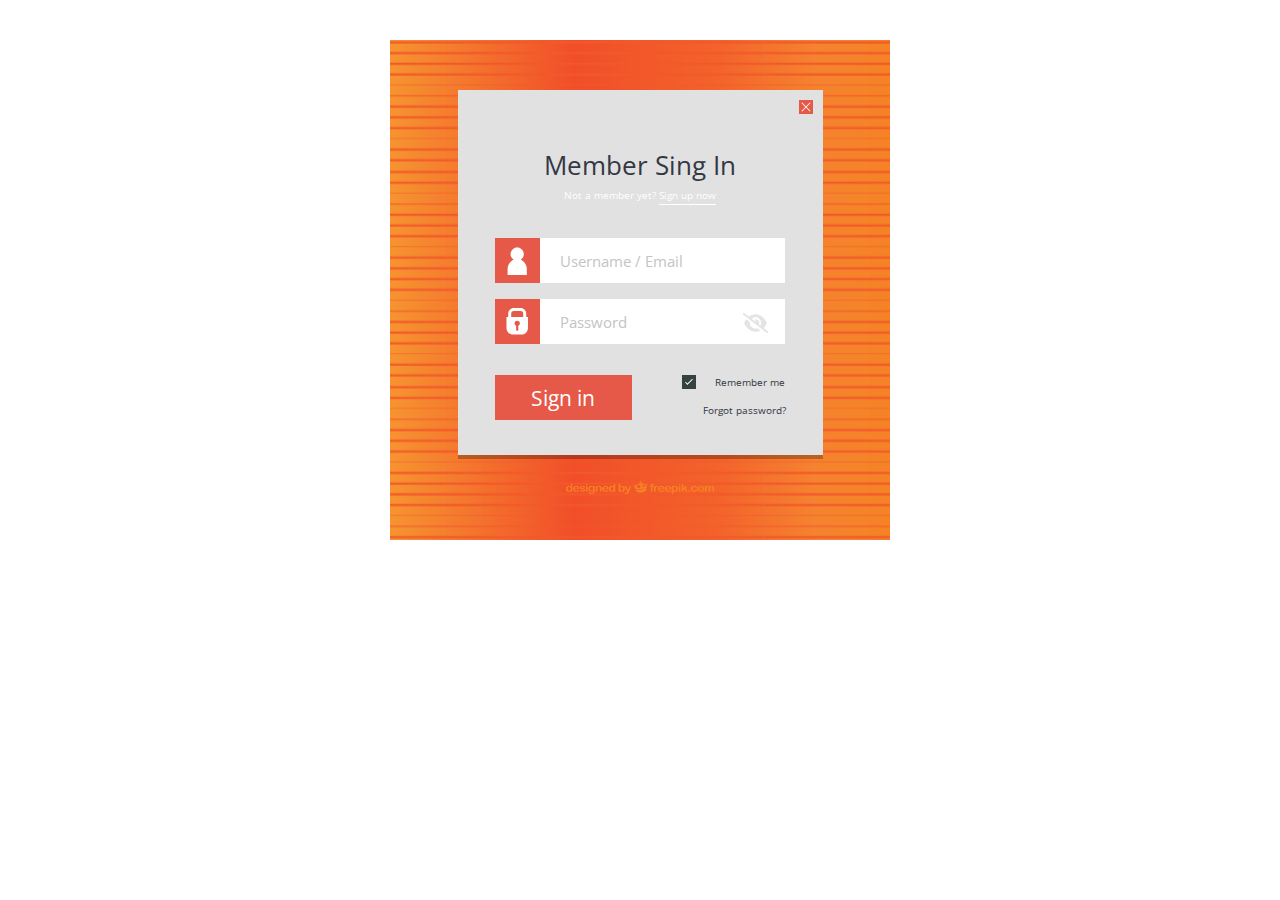
<file: LEVEL_UP form/index.html>
<!DOCTYPE html>
<html lang="en">
  <head>
    <meta charset="UTF-8" />
    <meta http-equiv="X-UA-Compatible" content="IE=edge" />
    <meta name="viewport" content="width=device-width, initial-scale=1.0" />

    <!-- CSS -->
    <link rel="stylesheet" href="./css/main.css" />
    <link rel="stylesheet" href="./css/reset.css" />
    <title>Homework-6</title>
  </head>
  <body>
    <div class="wrapper">
      <div class="container">
        <div class="content">
          <div class="row-form">
            <div class="row-form-btn">
              <button type="button" class="btn-cross" onclick="Clear()">
                <img src="./img/icon-cross.svg" alt="cross" />
              </button>
            </div>
            <div class="row-form-text">
              <h1>Member Sing In</h1>
              <p>Not a member yet? <a href="#">Sign up now</a></p>
            </div>
            <div class="icon-man">
              <input
                id="user"
                class="user"
                type="text"
                placeholder="Username / Email"
              />
            </div>
            <div class="icon-lock">
              <input
                id="lock"
                class="lock"
                type="password"
                placeholder="Password"
              />
            </div>
            <button class="open hide">
              <img src="./img/icon_open_eye.svg" alt="open-eye" />
            </button>
            <button class="close">
              <img src="./img/icon-close-eye.svg" alt="close-eye" />
            </button>
          </div>
          <div class="row-login">
            <button class="btn-login">Sign in</button>
            <div class="row-login-right">
              <p>
                <label>
                  <input
                    class="real-checkbox"
                    name="flag"
                    type="checkbox"
                    checked
                  />
                  <span class="custom-checkbox"></span>
                  Remember me
                </label>
              </p>
              <a href="#">Forgot password?</a>
            </div>
          </div>
        </div>
      </div>
      <div class="logo">
        <img src="./img/logo.png" alt="logo">
      </div>
    </div>
    <script src="./js/main.js"></script>
  </body>
</html>
</file>
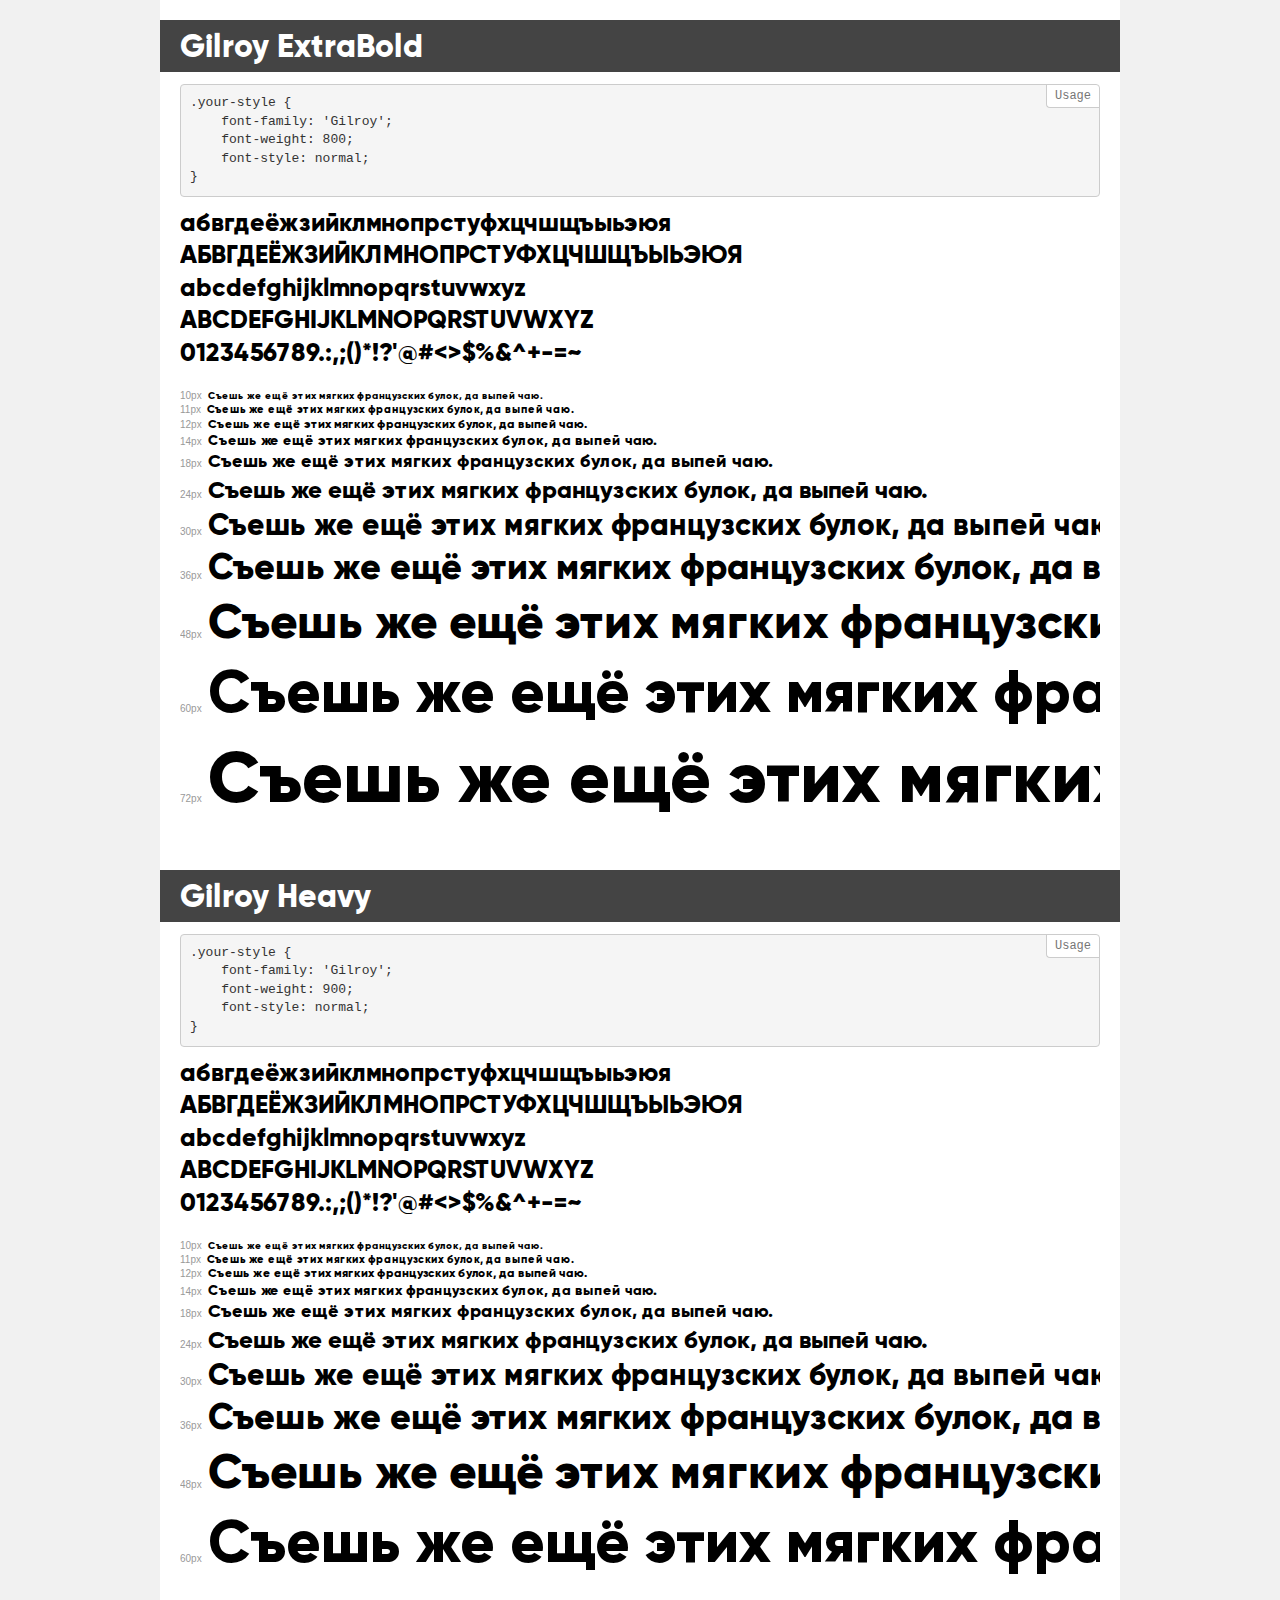
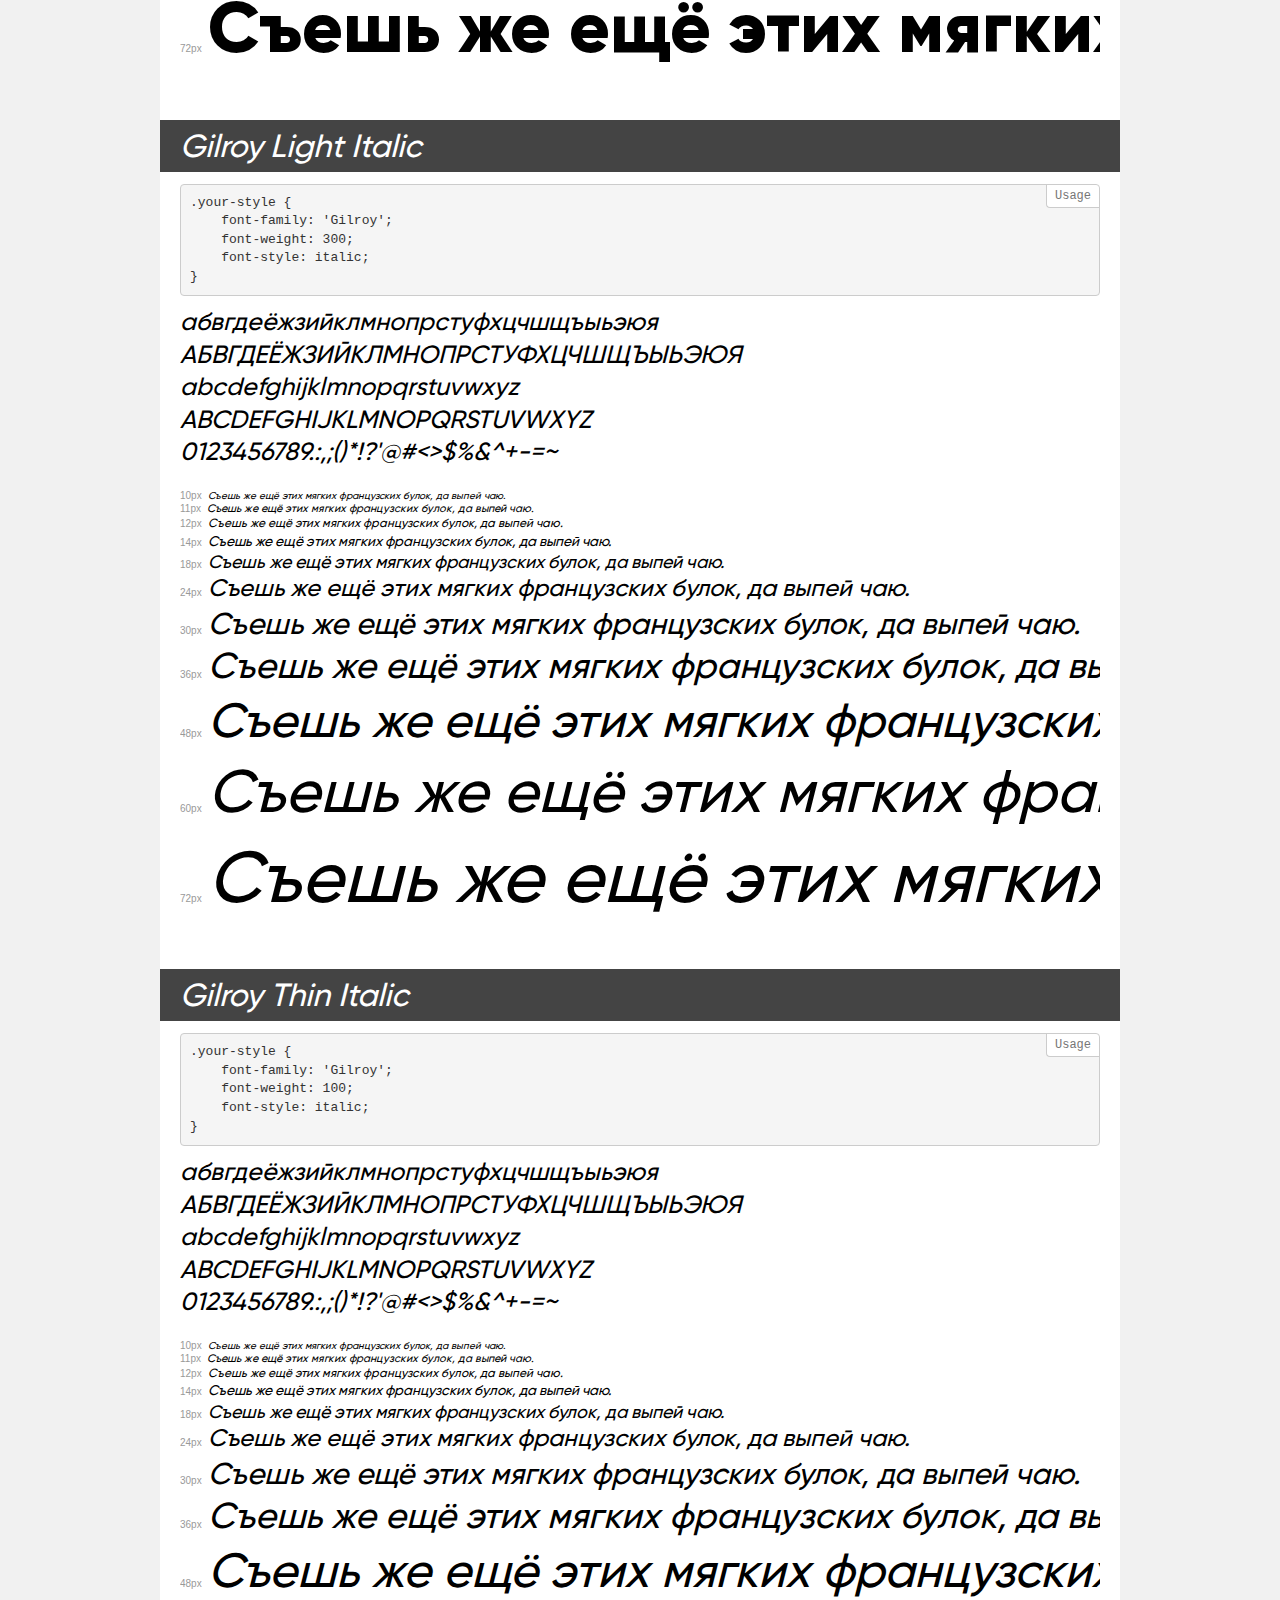
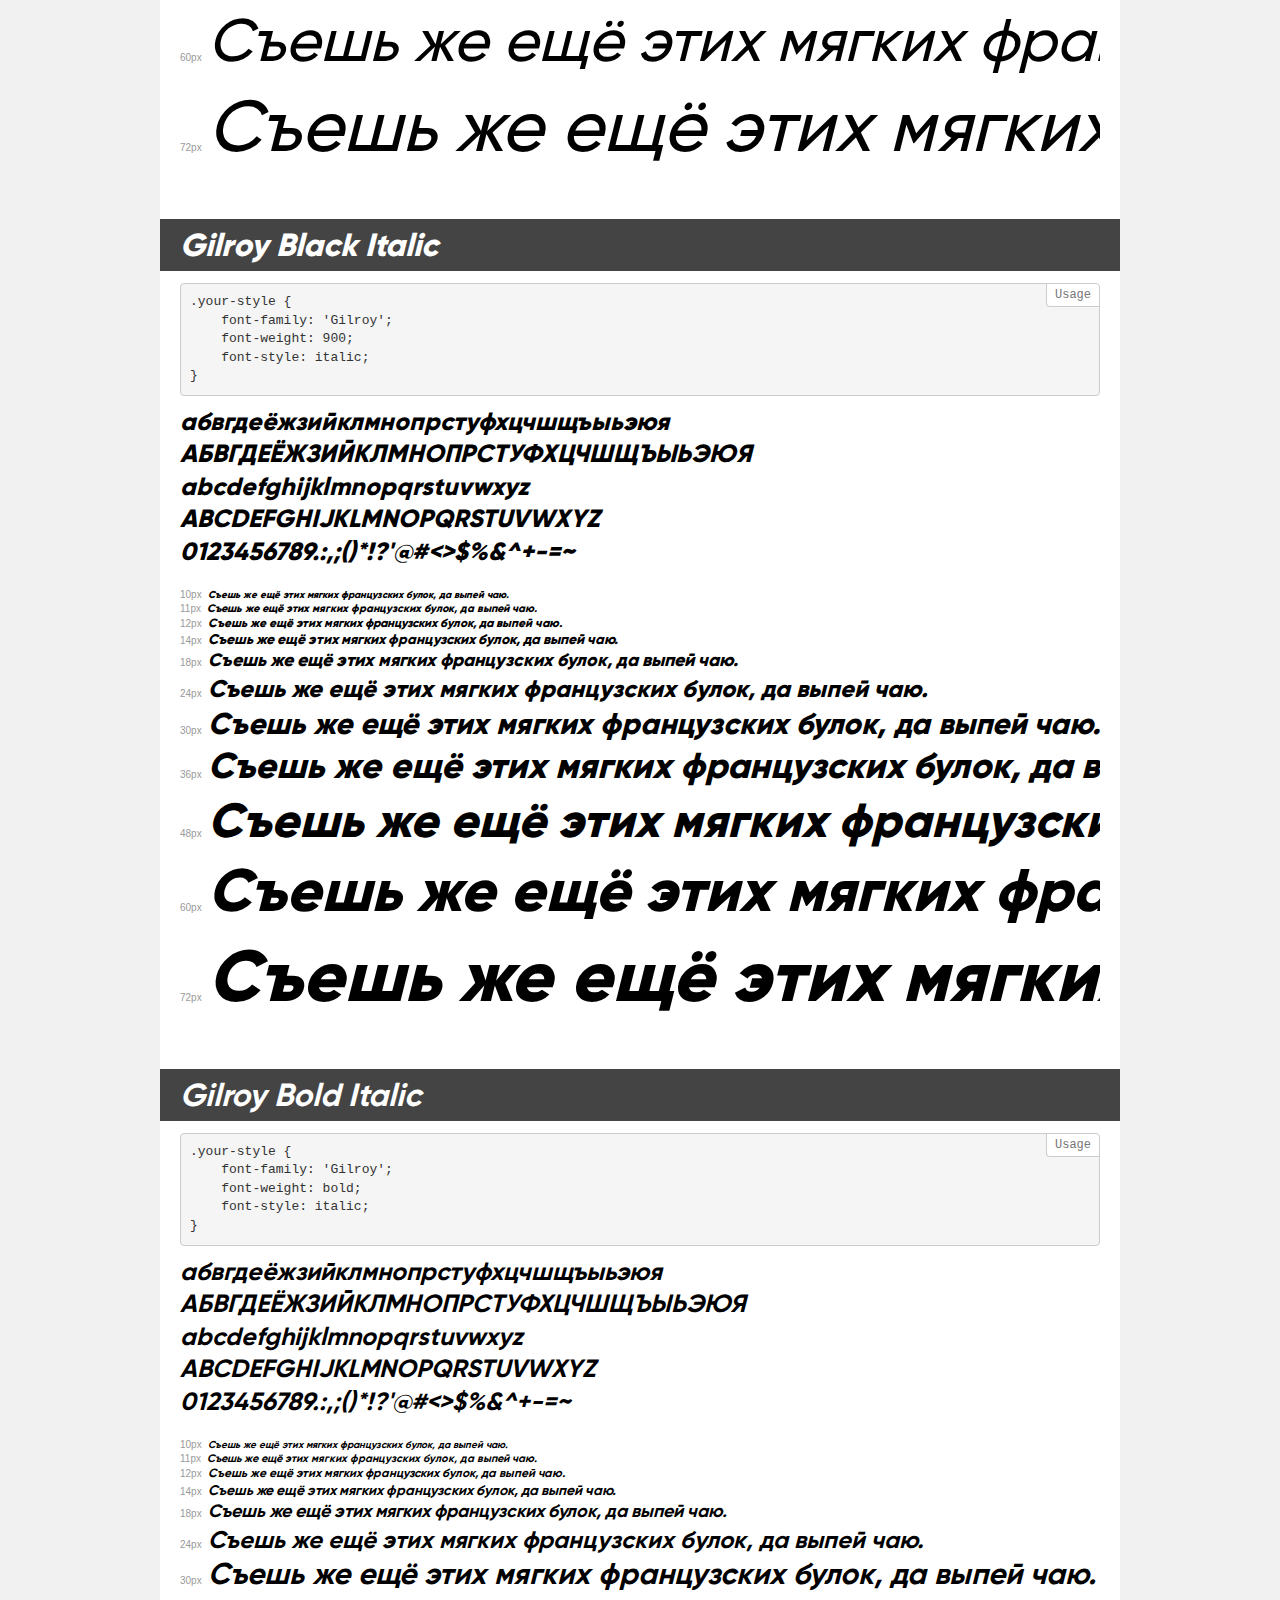
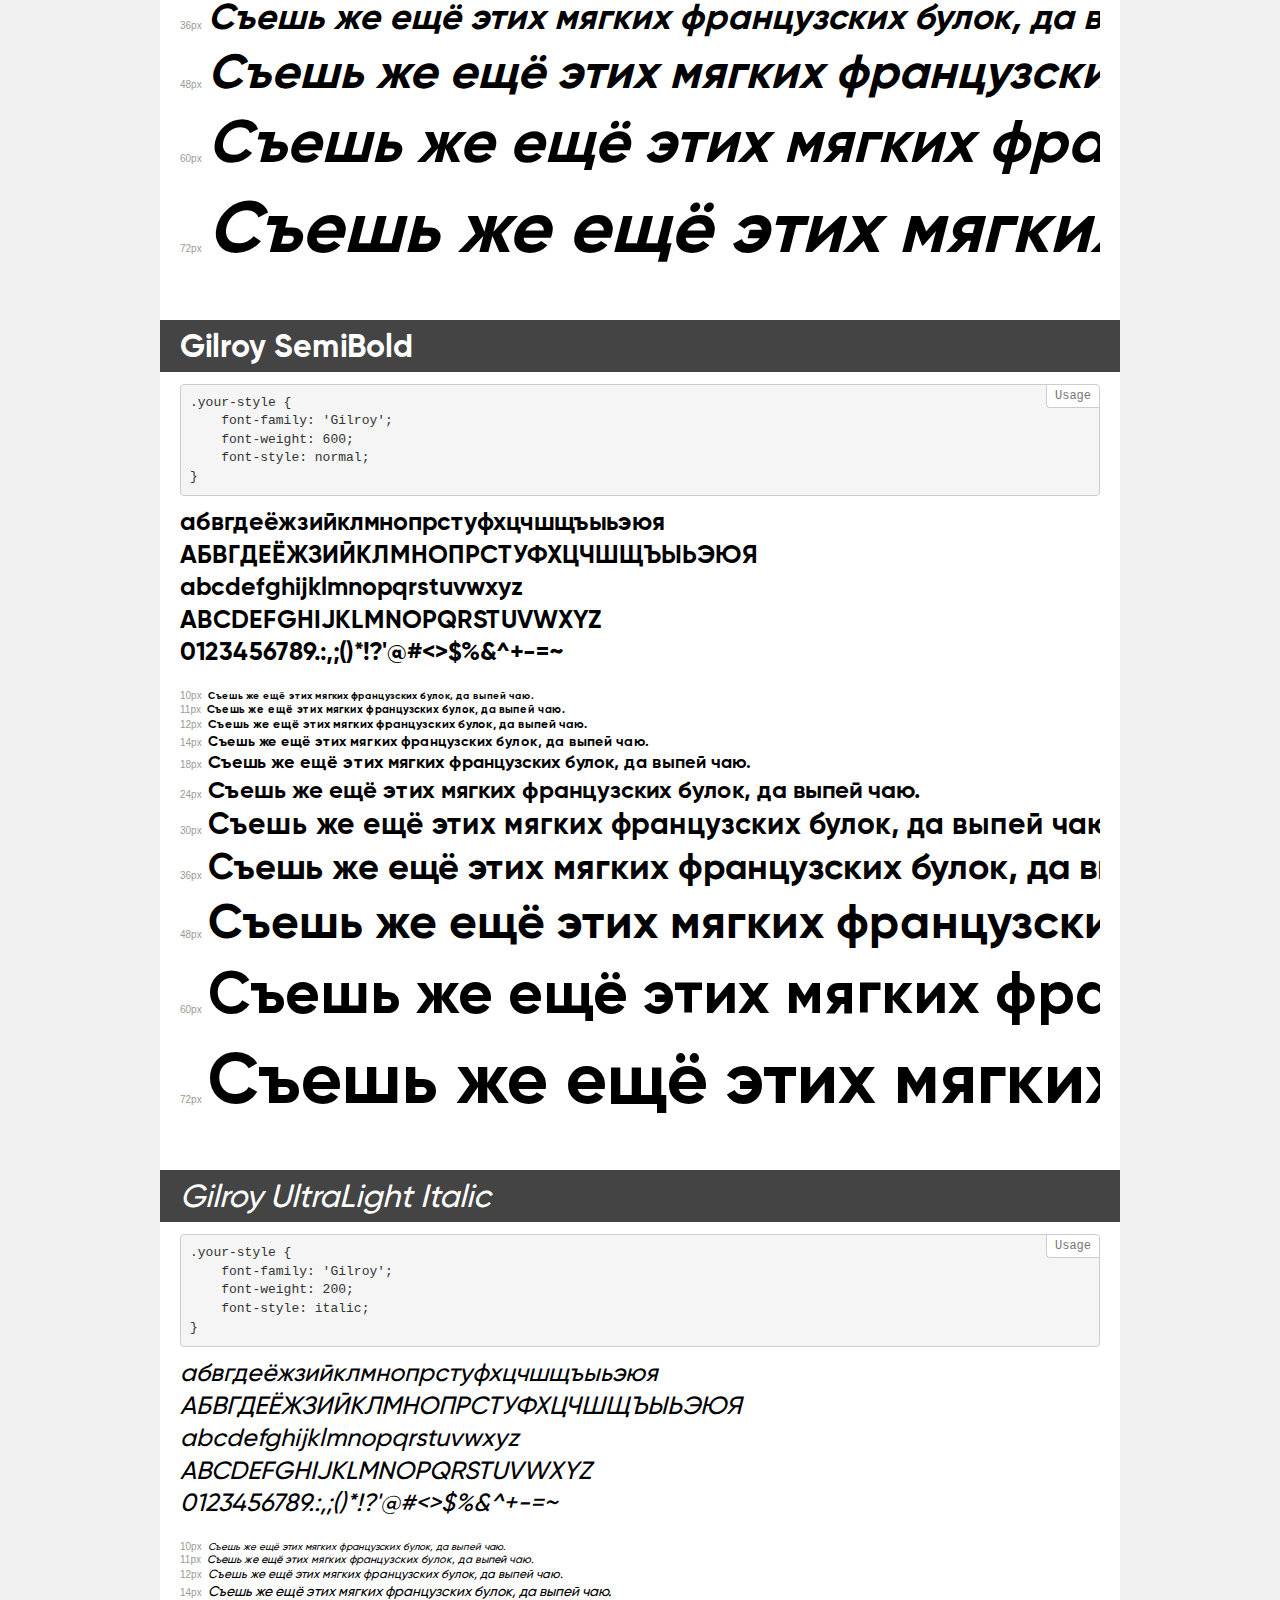
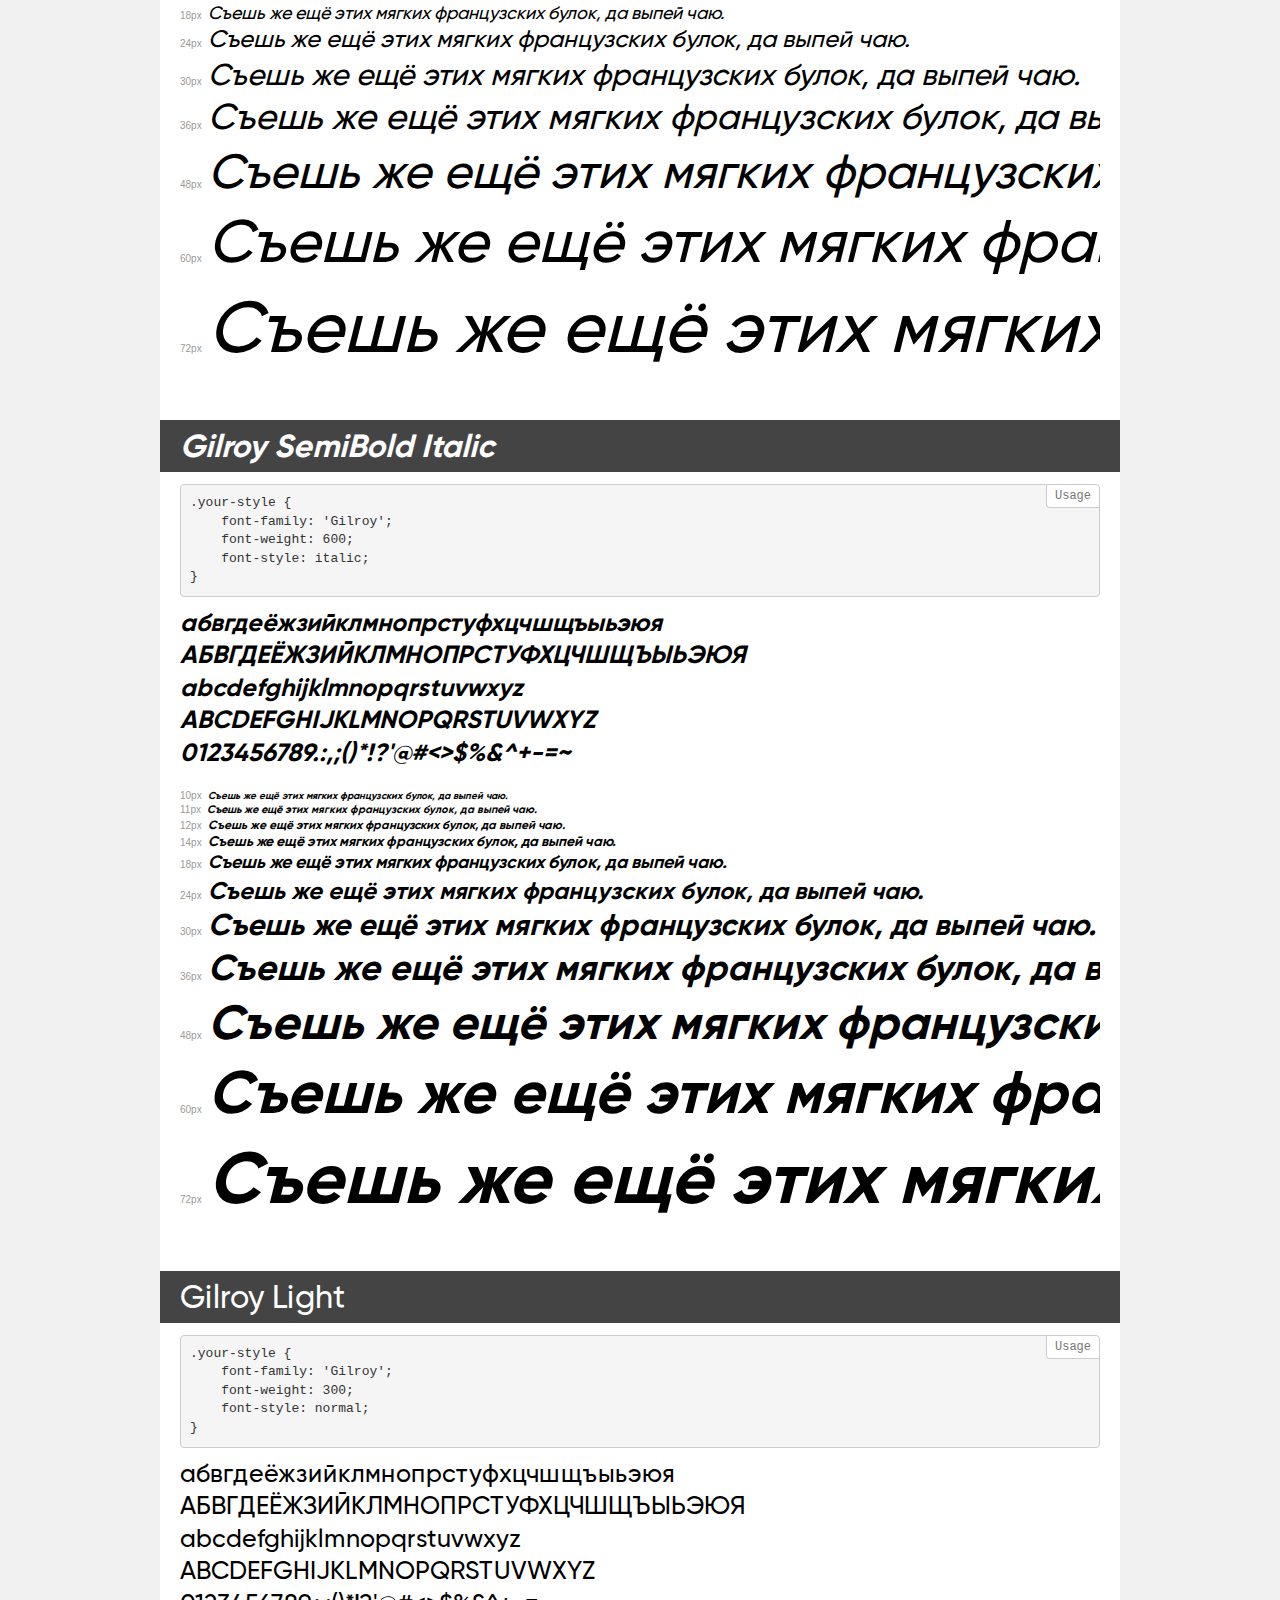
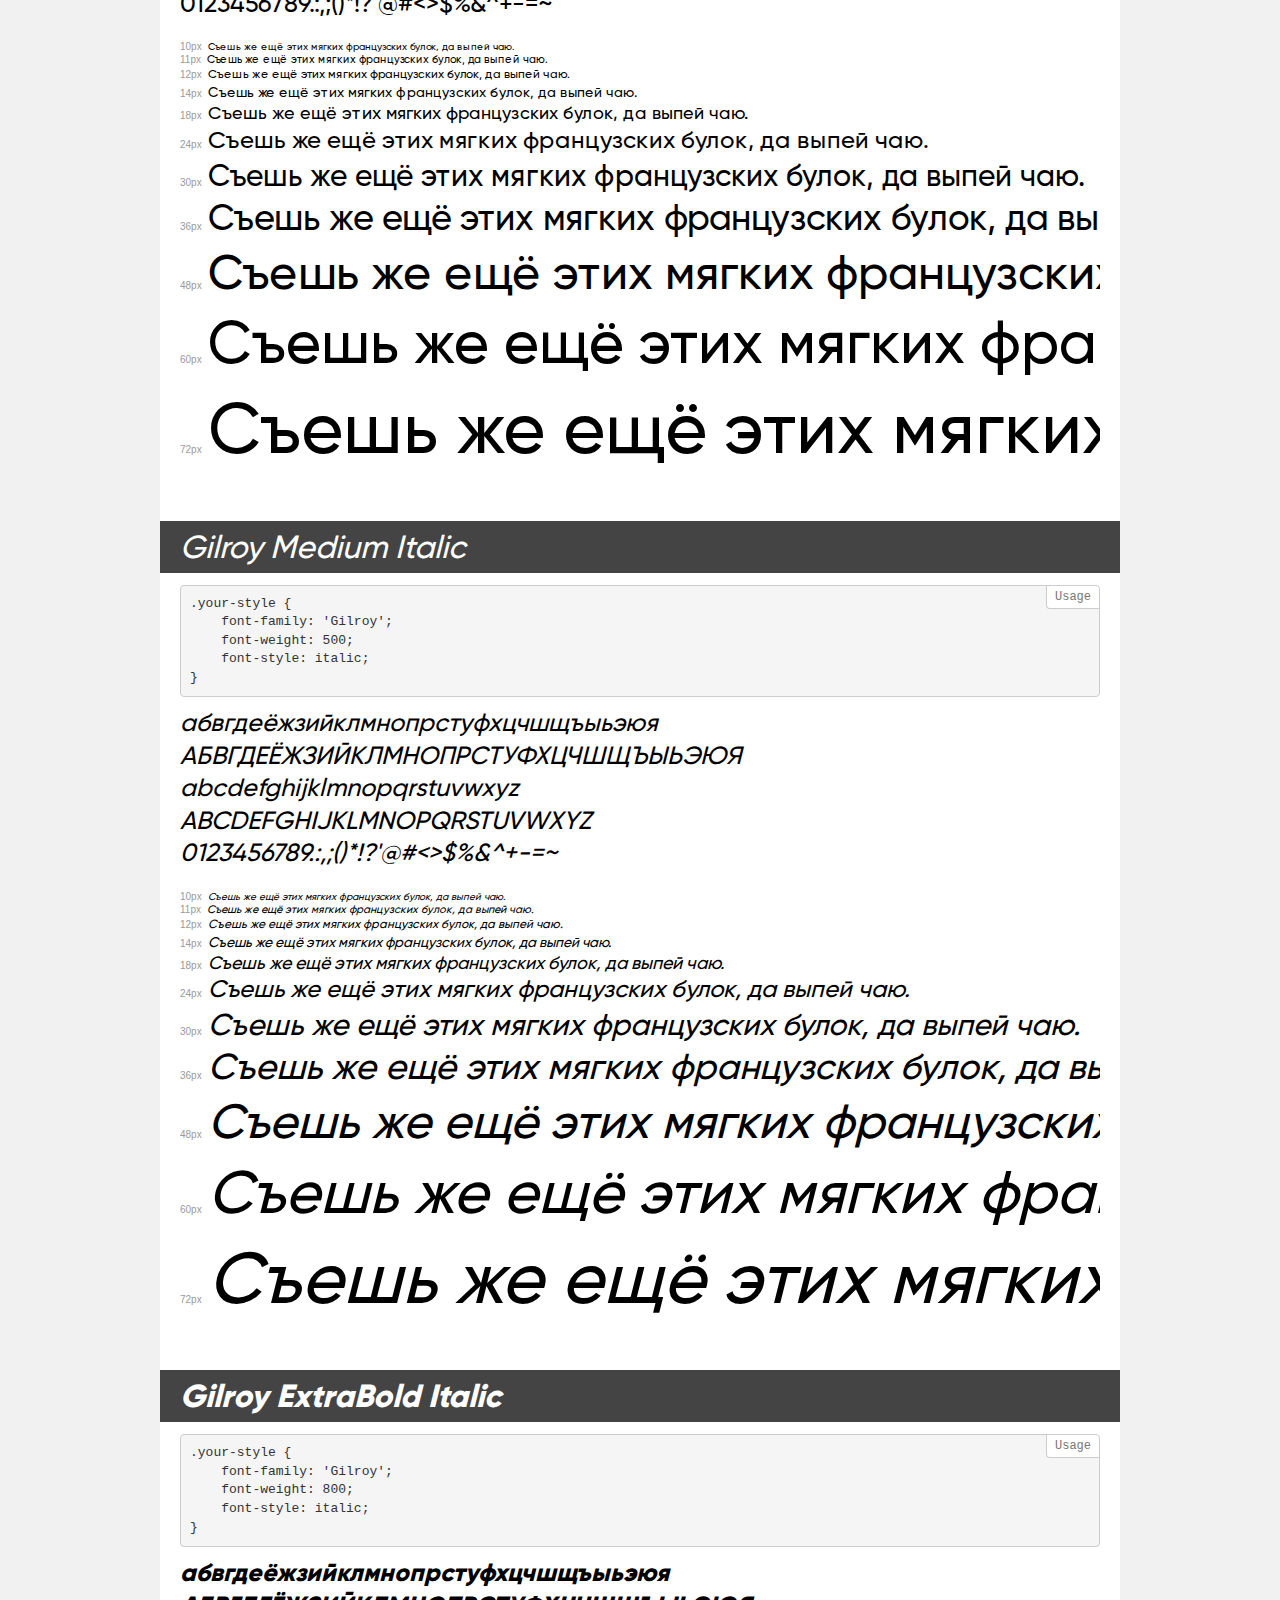
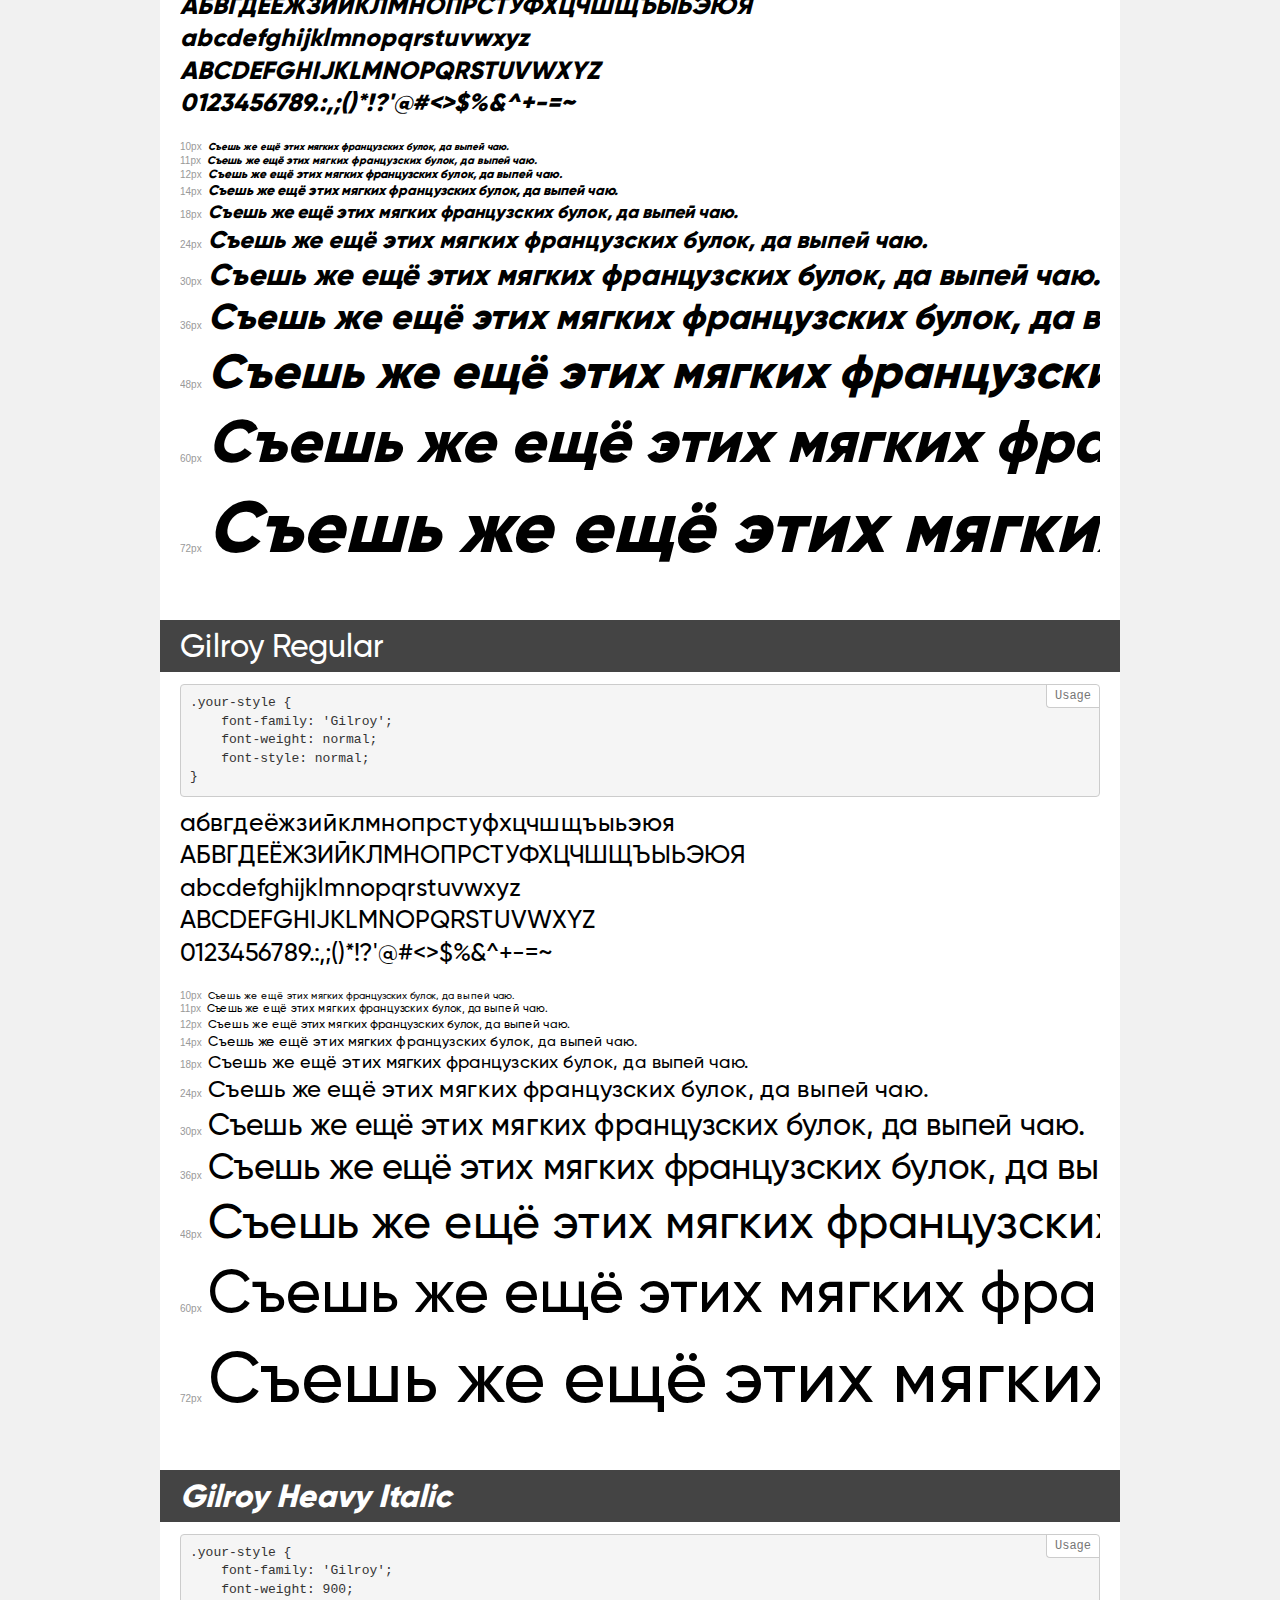
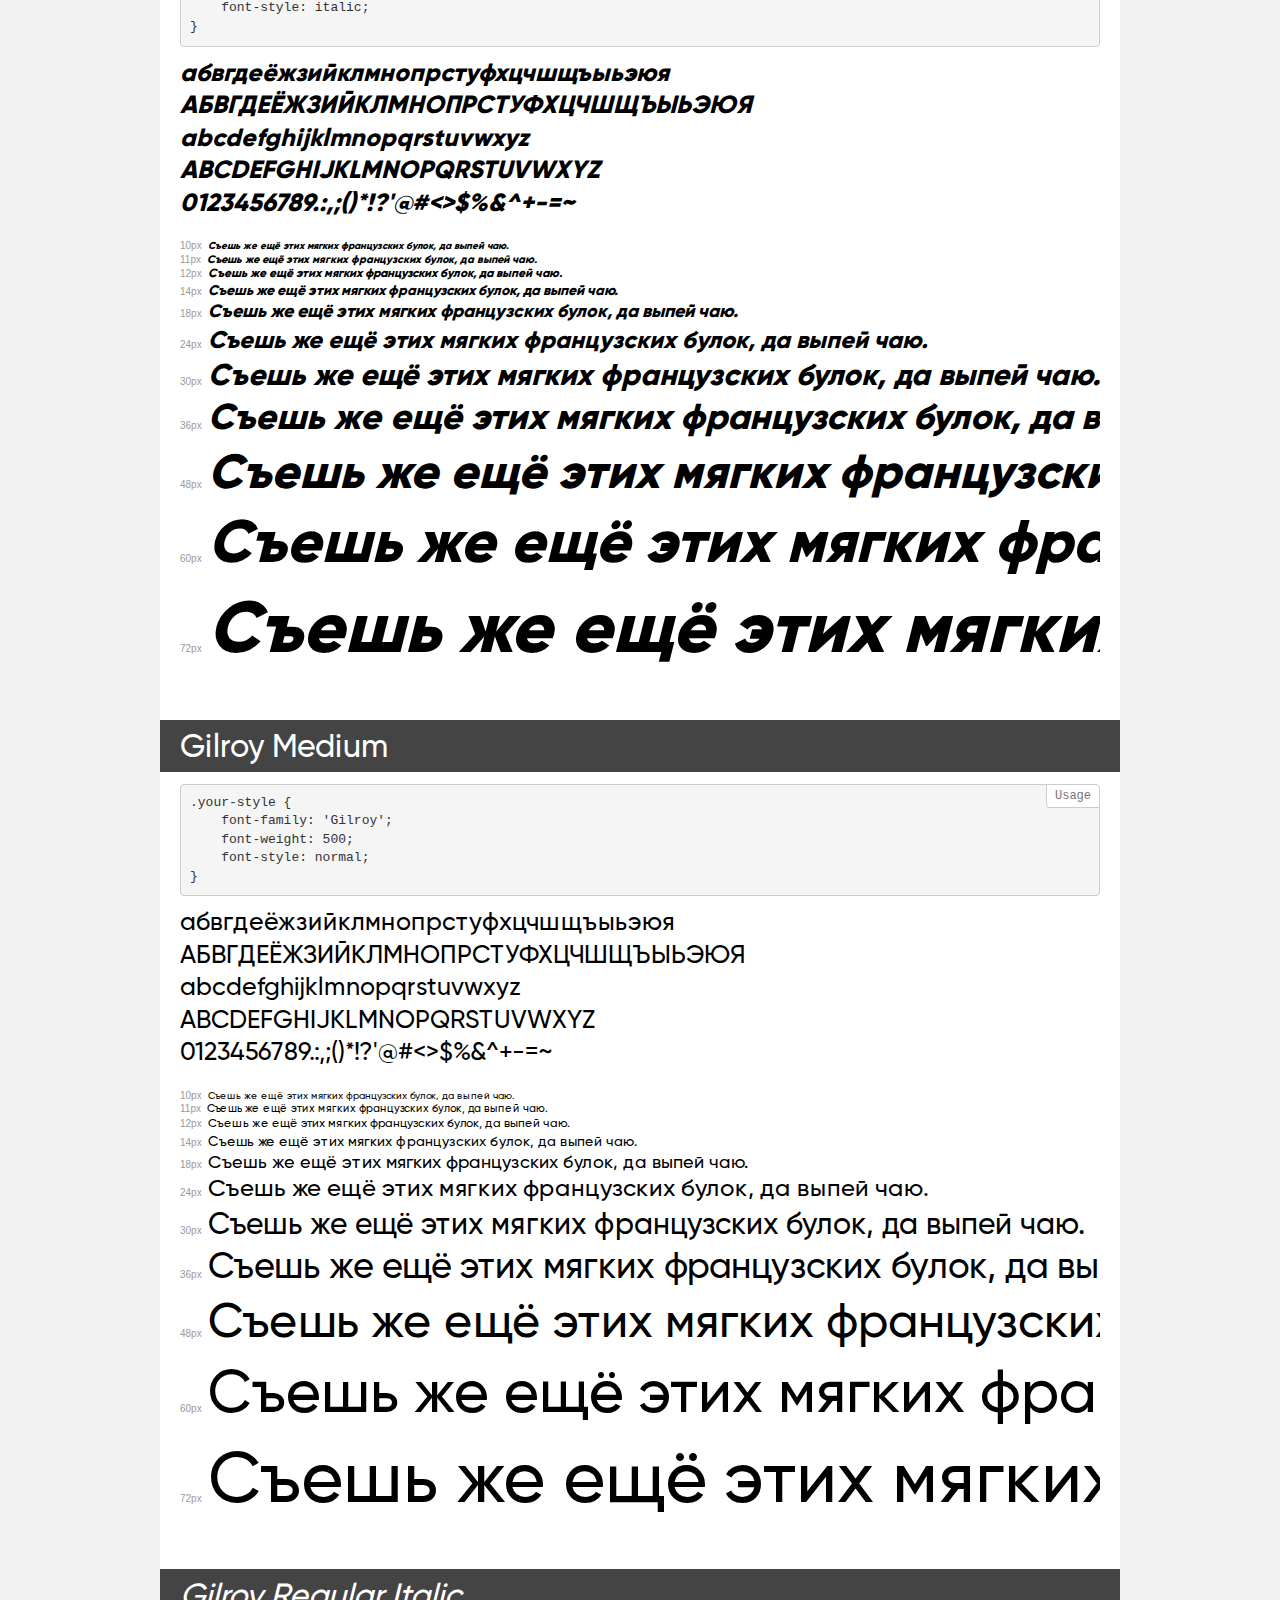
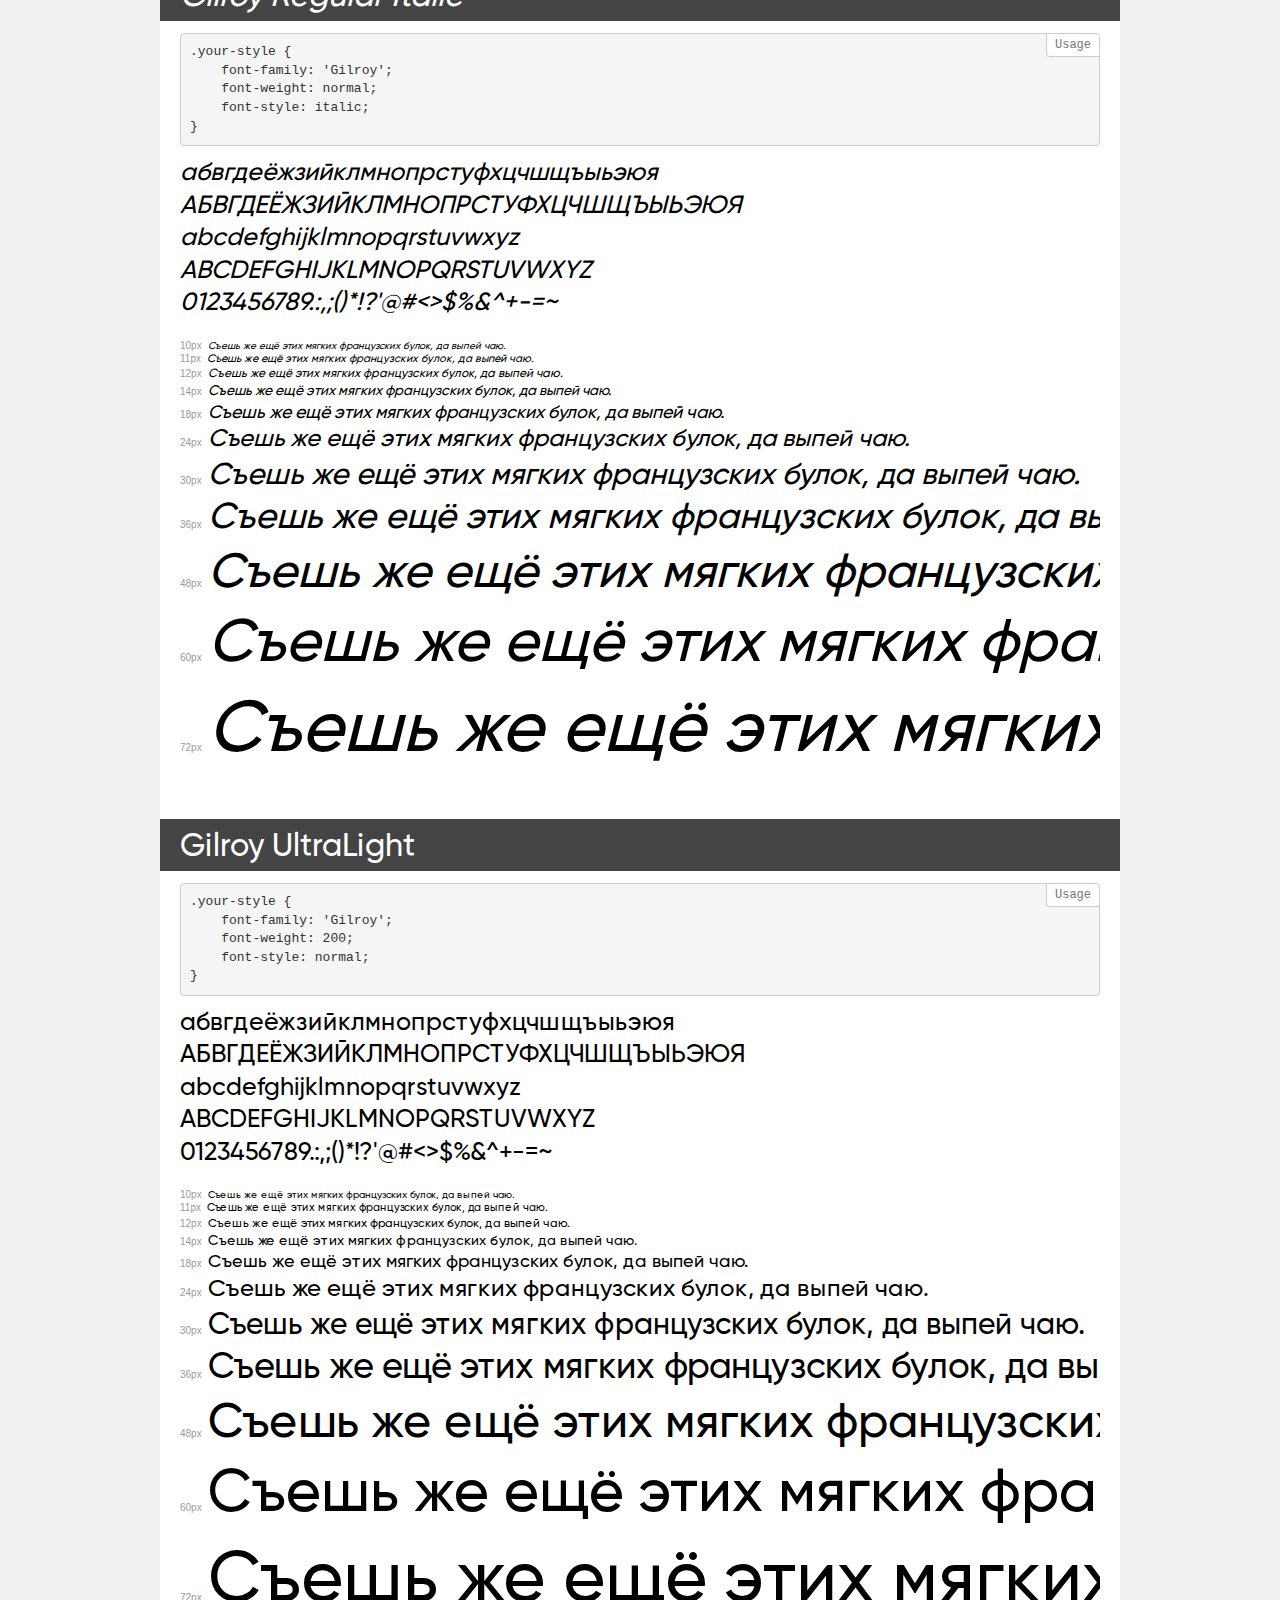
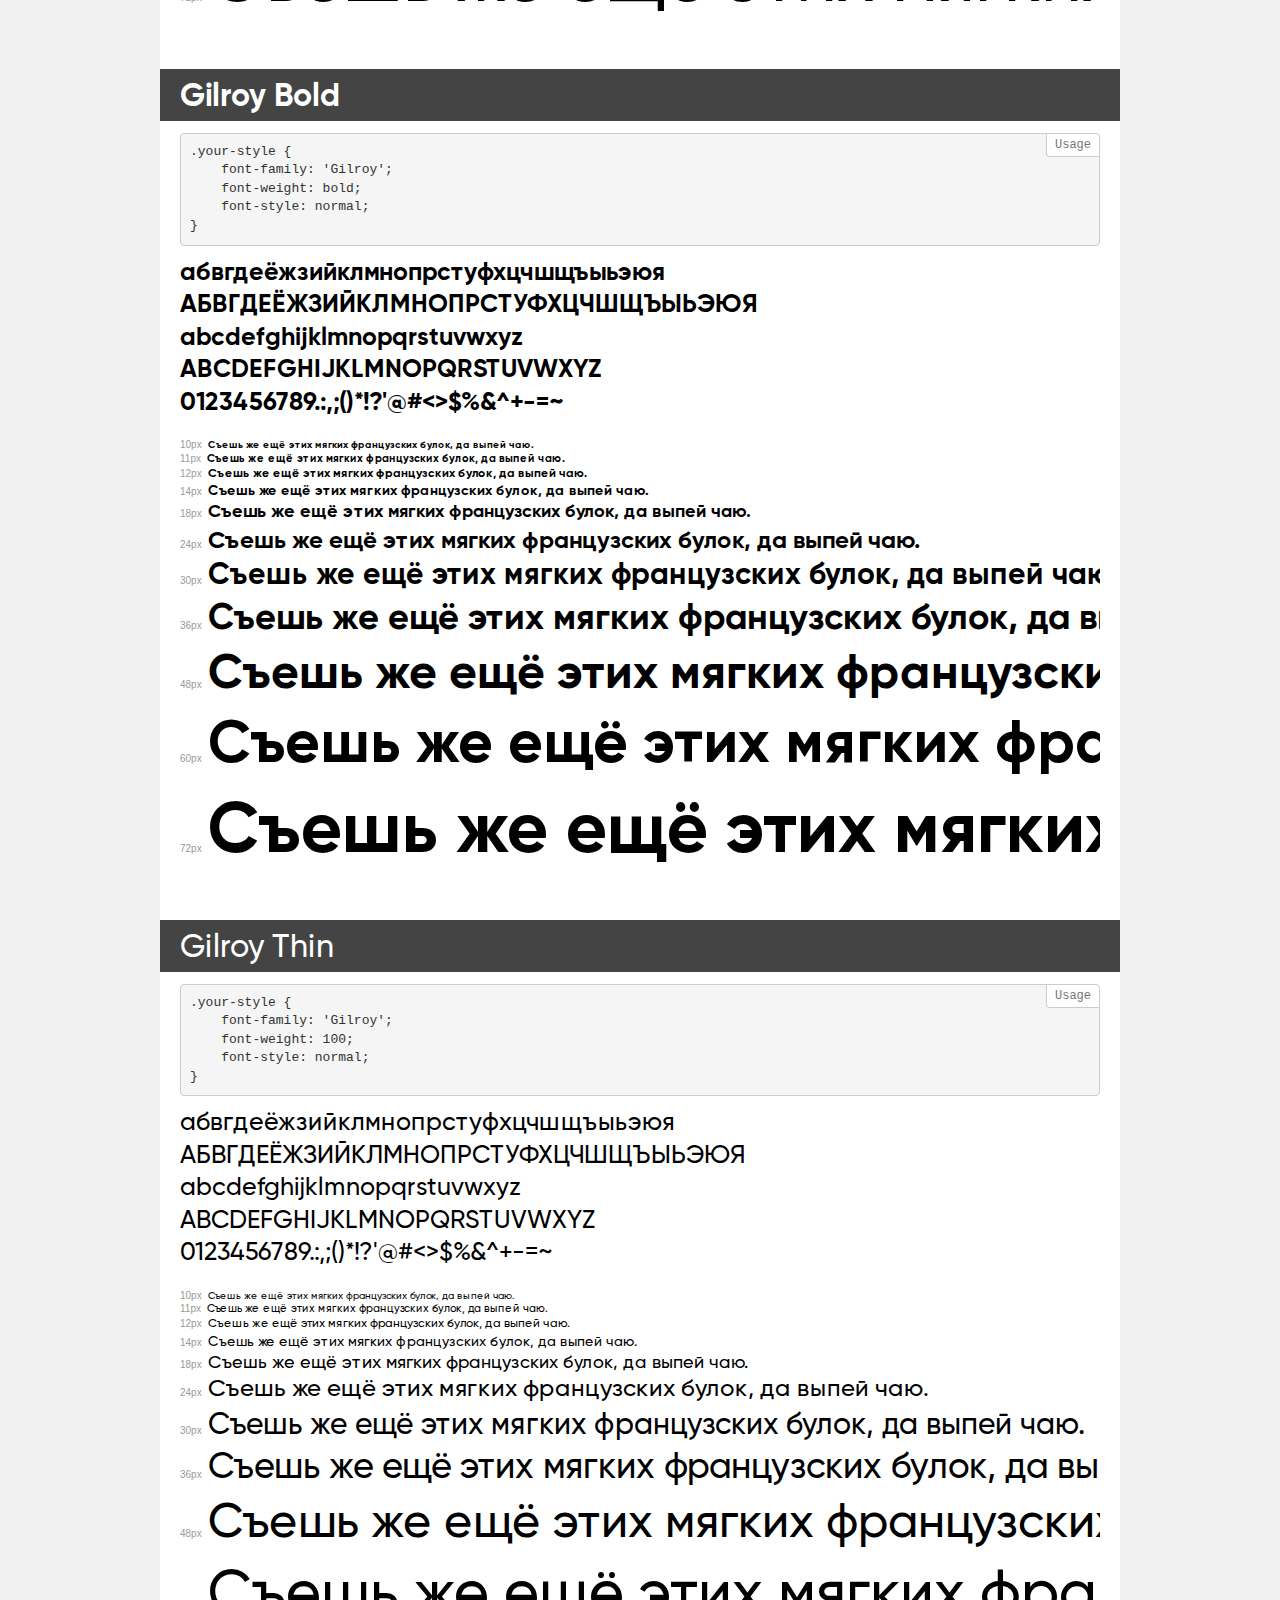
<file: LEVEL_UP MNTN/font/gilroy/demo.html>
<!DOCTYPE html>
<html>
<head>
    <meta charset="utf-8">
    <meta http-equiv="X-UA-Compatible" content="IE=edge">
    <meta name="viewport" content="width=device-width, initial-scale=1">
    <meta name="robots" content="noindex, noarchive">
    <meta name="format-detection" content="telephone=no">
    <title>Transfonter demo</title>
    <link href="stylesheet.css" rel="stylesheet">
    <style>
        /*
        http://meyerweb.com/eric/tools/css/reset/
        v2.0 | 20110126
        License: none (public domain)
        */
        html, body, div, span, applet, object, iframe,
        h1, h2, h3, h4, h5, h6, p, blockquote, pre,
        a, abbr, acronym, address, big, cite, code,
        del, dfn, em, img, ins, kbd, q, s, samp,
        small, strike, strong, sub, sup, tt, var,
        b, u, i, center,
        dl, dt, dd, ol, ul, li,
        fieldset, form, label, legend,
        table, caption, tbody, tfoot, thead, tr, th, td,
        article, aside, canvas, details, embed,
        figure, figcaption, footer, header, hgroup,
        menu, nav, output, ruby, section, summary,
        time, mark, audio, video {
            margin: 0;
            padding: 0;
            border: 0;
            font-size: 100%;
            font: inherit;
            vertical-align: baseline;
        }
        /* HTML5 display-role reset for older browsers */
        article, aside, details, figcaption, figure,
        footer, header, hgroup, menu, nav, section {
            display: block;
        }
        body {
            line-height: 1;
        }
        ol, ul {
            list-style: none;
        }
        blockquote, q {
            quotes: none;
        }
        blockquote:before, blockquote:after,
        q:before, q:after {
            content: '';
            content: none;
        }
        table {
            border-collapse: collapse;
            border-spacing: 0;
        }
        /* common styles */
        body {
            background: #f1f1f1;
            color: #000;
        }
        .page {
            background: #fff;
            width: 920px;
            margin: 0 auto;
            padding: 20px 20px 0 20px;
            overflow: hidden;
        }
        .font-container {
            overflow-x: auto;
            overflow-y: hidden;
            margin-bottom: 40px;
            line-height: 1.3;
            white-space: nowrap;
            padding-bottom: 5px;
        }
        h1 {
            position: relative;
            background: #444;
            font-size: 32px;
            color: #fff;
            padding: 10px 20px;
            margin: 0 -20px 12px -20px;
        }
        .letters {
            font-size: 25px;
            margin-bottom: 20px;
        }
        .s10:before {
            content: '10px';
        }
        .s11:before {
            content: '11px';
        }
        .s12:before {
            content: '12px';
        }
        .s14:before {
            content: '14px';
        }
        .s18:before {
            content: '18px';
        }
        .s24:before {
            content: '24px';
        }
        .s30:before {
            content: '30px';
        }
        .s36:before {
            content: '36px';
        }
        .s48:before {
            content: '48px';
        }
        .s60:before {
            content: '60px';
        }
        .s72:before {
            content: '72px';
        }
        .s10:before, .s11:before, .s12:before, .s14:before,
        .s18:before, .s24:before, .s30:before, .s36:before,
        .s48:before, .s60:before, .s72:before {
            font-family: Arial, sans-serif;
            font-size: 10px;
            font-weight: normal;
            font-style: normal;
            color: #999;
            padding-right: 6px;
        }
        pre {
            display: block;
            position: relative;
            padding: 9px;
            margin: 0 0 10px;
            font-family: Monaco, Menlo, Consolas, "Courier New", monospace !important;
            font-size: 13px;
            line-height: 1.428571429;
            color: #333;
            font-weight: normal !important;
            font-style: normal !important;
            background-color: #f5f5f5;
            border: 1px solid #ccc;
            overflow-x: auto;
            border-radius: 4px;
        }
        pre:after {
            display: block;
            position: absolute;
            right: 0;
            top: 0;
            content: 'Usage';
            line-height: 1;
            padding: 5px 8px;
            font-size: 12px;
            color: #767676;
            background-color: #fff;
            border: 1px solid #ccc;
            border-right: none;
            border-top: none;
            border-radius: 0 4px 0 4px;
            z-index: 10;
        }
        /* responsive */
        @media (max-width: 959px) {
            .page {
                width: auto;
                margin: 0;
            }
        }
    </style>
</head>
<body>
<div class="page">
    <div class="demo" style="font-family: 'Gilroy'; font-weight: 800; font-style: normal;">
        <h1>Gilroy ExtraBold</h1>
        <pre>.your-style {
    font-family: 'Gilroy';
    font-weight: 800;
    font-style: normal;
}</pre>
        <div class="font-container">
            <p class="letters">
                абвгдеёжзийклмнопрстуфхцчшщъыьэюя<br>
АБВГДЕЁЖЗИЙКЛМНОПРСТУФХЦЧШЩЪЫЬЭЮЯ<br>
abcdefghijklmnopqrstuvwxyz<br>
ABCDEFGHIJKLMNOPQRSTUVWXYZ<br>
                0123456789.:,;()*!?'@#<>$%&^+-=~
            </p>
            <p class="s10" style="font-size: 10px;">Съешь же ещё этих мягких французских булок, да выпей чаю.</p>
            <p class="s11" style="font-size: 11px;">Съешь же ещё этих мягких французских булок, да выпей чаю.</p>
            <p class="s12" style="font-size: 12px;">Съешь же ещё этих мягких французских булок, да выпей чаю.</p>
            <p class="s14" style="font-size: 14px;">Съешь же ещё этих мягких французских булок, да выпей чаю.</p>
            <p class="s18" style="font-size: 18px;">Съешь же ещё этих мягких французских булок, да выпей чаю.</p>
            <p class="s24" style="font-size: 24px;">Съешь же ещё этих мягких французских булок, да выпей чаю.</p>
            <p class="s30" style="font-size: 30px;">Съешь же ещё этих мягких французских булок, да выпей чаю.</p>
            <p class="s36" style="font-size: 36px;">Съешь же ещё этих мягких французских булок, да выпей чаю.</p>
            <p class="s48" style="font-size: 48px;">Съешь же ещё этих мягких французских булок, да выпей чаю.</p>
            <p class="s60" style="font-size: 60px;">Съешь же ещё этих мягких французских булок, да выпей чаю.</p>
            <p class="s72" style="font-size: 72px;">Съешь же ещё этих мягких французских булок, да выпей чаю.</p>
        </div>
    </div>
    <div class="demo" style="font-family: 'Gilroy'; font-weight: 900; font-style: normal;">
        <h1>Gilroy Heavy</h1>
        <pre>.your-style {
    font-family: 'Gilroy';
    font-weight: 900;
    font-style: normal;
}</pre>
        <div class="font-container">
            <p class="letters">
                абвгдеёжзийклмнопрстуфхцчшщъыьэюя<br>
АБВГДЕЁЖЗИЙКЛМНОПРСТУФХЦЧШЩЪЫЬЭЮЯ<br>
abcdefghijklmnopqrstuvwxyz<br>
ABCDEFGHIJKLMNOPQRSTUVWXYZ<br>
                0123456789.:,;()*!?'@#<>$%&^+-=~
            </p>
            <p class="s10" style="font-size: 10px;">Съешь же ещё этих мягких французских булок, да выпей чаю.</p>
            <p class="s11" style="font-size: 11px;">Съешь же ещё этих мягких французских булок, да выпей чаю.</p>
            <p class="s12" style="font-size: 12px;">Съешь же ещё этих мягких французских булок, да выпей чаю.</p>
            <p class="s14" style="font-size: 14px;">Съешь же ещё этих мягких французских булок, да выпей чаю.</p>
            <p class="s18" style="font-size: 18px;">Съешь же ещё этих мягких французских булок, да выпей чаю.</p>
            <p class="s24" style="font-size: 24px;">Съешь же ещё этих мягких французских булок, да выпей чаю.</p>
            <p class="s30" style="font-size: 30px;">Съешь же ещё этих мягких французских булок, да выпей чаю.</p>
            <p class="s36" style="font-size: 36px;">Съешь же ещё этих мягких французских булок, да выпей чаю.</p>
            <p class="s48" style="font-size: 48px;">Съешь же ещё этих мягких французских булок, да выпей чаю.</p>
            <p class="s60" style="font-size: 60px;">Съешь же ещё этих мягких французских булок, да выпей чаю.</p>
            <p class="s72" style="font-size: 72px;">Съешь же ещё этих мягких французских булок, да выпей чаю.</p>
        </div>
    </div>
    <div class="demo" style="font-family: 'Gilroy'; font-weight: 300; font-style: italic;">
        <h1>Gilroy Light Italic</h1>
        <pre>.your-style {
    font-family: 'Gilroy';
    font-weight: 300;
    font-style: italic;
}</pre>
        <div class="font-container">
            <p class="letters">
                абвгдеёжзийклмнопрстуфхцчшщъыьэюя<br>
АБВГДЕЁЖЗИЙКЛМНОПРСТУФХЦЧШЩЪЫЬЭЮЯ<br>
abcdefghijklmnopqrstuvwxyz<br>
ABCDEFGHIJKLMNOPQRSTUVWXYZ<br>
                0123456789.:,;()*!?'@#<>$%&^+-=~
            </p>
            <p class="s10" style="font-size: 10px;">Съешь же ещё этих мягких французских булок, да выпей чаю.</p>
            <p class="s11" style="font-size: 11px;">Съешь же ещё этих мягких французских булок, да выпей чаю.</p>
            <p class="s12" style="font-size: 12px;">Съешь же ещё этих мягких французских булок, да выпей чаю.</p>
            <p class="s14" style="font-size: 14px;">Съешь же ещё этих мягких французских булок, да выпей чаю.</p>
            <p class="s18" style="font-size: 18px;">Съешь же ещё этих мягких французских булок, да выпей чаю.</p>
            <p class="s24" style="font-size: 24px;">Съешь же ещё этих мягких французских булок, да выпей чаю.</p>
            <p class="s30" style="font-size: 30px;">Съешь же ещё этих мягких французских булок, да выпей чаю.</p>
            <p class="s36" style="font-size: 36px;">Съешь же ещё этих мягких французских булок, да выпей чаю.</p>
            <p class="s48" style="font-size: 48px;">Съешь же ещё этих мягких французских булок, да выпей чаю.</p>
            <p class="s60" style="font-size: 60px;">Съешь же ещё этих мягких французских булок, да выпей чаю.</p>
            <p class="s72" style="font-size: 72px;">Съешь же ещё этих мягких французских булок, да выпей чаю.</p>
        </div>
    </div>
    <div class="demo" style="font-family: 'Gilroy'; font-weight: 100; font-style: italic;">
        <h1>Gilroy Thin Italic</h1>
        <pre>.your-style {
    font-family: 'Gilroy';
    font-weight: 100;
    font-style: italic;
}</pre>
        <div class="font-container">
            <p class="letters">
                абвгдеёжзийклмнопрстуфхцчшщъыьэюя<br>
АБВГДЕЁЖЗИЙКЛМНОПРСТУФХЦЧШЩЪЫЬЭЮЯ<br>
abcdefghijklmnopqrstuvwxyz<br>
ABCDEFGHIJKLMNOPQRSTUVWXYZ<br>
                0123456789.:,;()*!?'@#<>$%&^+-=~
            </p>
            <p class="s10" style="font-size: 10px;">Съешь же ещё этих мягких французских булок, да выпей чаю.</p>
            <p class="s11" style="font-size: 11px;">Съешь же ещё этих мягких французских булок, да выпей чаю.</p>
            <p class="s12" style="font-size: 12px;">Съешь же ещё этих мягких французских булок, да выпей чаю.</p>
            <p class="s14" style="font-size: 14px;">Съешь же ещё этих мягких французских булок, да выпей чаю.</p>
            <p class="s18" style="font-size: 18px;">Съешь же ещё этих мягких французских булок, да выпей чаю.</p>
            <p class="s24" style="font-size: 24px;">Съешь же ещё этих мягких французских булок, да выпей чаю.</p>
            <p class="s30" style="font-size: 30px;">Съешь же ещё этих мягких французских булок, да выпей чаю.</p>
            <p class="s36" style="font-size: 36px;">Съешь же ещё этих мягких французских булок, да выпей чаю.</p>
            <p class="s48" style="font-size: 48px;">Съешь же ещё этих мягких французских булок, да выпей чаю.</p>
            <p class="s60" style="font-size: 60px;">Съешь же ещё этих мягких французских булок, да выпей чаю.</p>
            <p class="s72" style="font-size: 72px;">Съешь же ещё этих мягких французских булок, да выпей чаю.</p>
        </div>
    </div>
    <div class="demo" style="font-family: 'Gilroy'; font-weight: 900; font-style: italic;">
        <h1>Gilroy Black Italic</h1>
        <pre>.your-style {
    font-family: 'Gilroy';
    font-weight: 900;
    font-style: italic;
}</pre>
        <div class="font-container">
            <p class="letters">
                абвгдеёжзийклмнопрстуфхцчшщъыьэюя<br>
АБВГДЕЁЖЗИЙКЛМНОПРСТУФХЦЧШЩЪЫЬЭЮЯ<br>
abcdefghijklmnopqrstuvwxyz<br>
ABCDEFGHIJKLMNOPQRSTUVWXYZ<br>
                0123456789.:,;()*!?'@#<>$%&^+-=~
            </p>
            <p class="s10" style="font-size: 10px;">Съешь же ещё этих мягких французских булок, да выпей чаю.</p>
            <p class="s11" style="font-size: 11px;">Съешь же ещё этих мягких французских булок, да выпей чаю.</p>
            <p class="s12" style="font-size: 12px;">Съешь же ещё этих мягких французских булок, да выпей чаю.</p>
            <p class="s14" style="font-size: 14px;">Съешь же ещё этих мягких французских булок, да выпей чаю.</p>
            <p class="s18" style="font-size: 18px;">Съешь же ещё этих мягких французских булок, да выпей чаю.</p>
            <p class="s24" style="font-size: 24px;">Съешь же ещё этих мягких французских булок, да выпей чаю.</p>
            <p class="s30" style="font-size: 30px;">Съешь же ещё этих мягких французских булок, да выпей чаю.</p>
            <p class="s36" style="font-size: 36px;">Съешь же ещё этих мягких французских булок, да выпей чаю.</p>
            <p class="s48" style="font-size: 48px;">Съешь же ещё этих мягких французских булок, да выпей чаю.</p>
            <p class="s60" style="font-size: 60px;">Съешь же ещё этих мягких французских булок, да выпей чаю.</p>
            <p class="s72" style="font-size: 72px;">Съешь же ещё этих мягких французских булок, да выпей чаю.</p>
        </div>
    </div>
    <div class="demo" style="font-family: 'Gilroy'; font-weight: bold; font-style: italic;">
        <h1>Gilroy Bold Italic</h1>
        <pre>.your-style {
    font-family: 'Gilroy';
    font-weight: bold;
    font-style: italic;
}</pre>
        <div class="font-container">
            <p class="letters">
                абвгдеёжзийклмнопрстуфхцчшщъыьэюя<br>
АБВГДЕЁЖЗИЙКЛМНОПРСТУФХЦЧШЩЪЫЬЭЮЯ<br>
abcdefghijklmnopqrstuvwxyz<br>
ABCDEFGHIJKLMNOPQRSTUVWXYZ<br>
                0123456789.:,;()*!?'@#<>$%&^+-=~
            </p>
            <p class="s10" style="font-size: 10px;">Съешь же ещё этих мягких французских булок, да выпей чаю.</p>
            <p class="s11" style="font-size: 11px;">Съешь же ещё этих мягких французских булок, да выпей чаю.</p>
            <p class="s12" style="font-size: 12px;">Съешь же ещё этих мягких французских булок, да выпей чаю.</p>
            <p class="s14" style="font-size: 14px;">Съешь же ещё этих мягких французских булок, да выпей чаю.</p>
            <p class="s18" style="font-size: 18px;">Съешь же ещё этих мягких французских булок, да выпей чаю.</p>
            <p class="s24" style="font-size: 24px;">Съешь же ещё этих мягких французских булок, да выпей чаю.</p>
            <p class="s30" style="font-size: 30px;">Съешь же ещё этих мягких французских булок, да выпей чаю.</p>
            <p class="s36" style="font-size: 36px;">Съешь же ещё этих мягких французских булок, да выпей чаю.</p>
            <p class="s48" style="font-size: 48px;">Съешь же ещё этих мягких французских булок, да выпей чаю.</p>
            <p class="s60" style="font-size: 60px;">Съешь же ещё этих мягких французских булок, да выпей чаю.</p>
            <p class="s72" style="font-size: 72px;">Съешь же ещё этих мягких французских булок, да выпей чаю.</p>
        </div>
    </div>
    <div class="demo" style="font-family: 'Gilroy'; font-weight: 600; font-style: normal;">
        <h1>Gilroy SemiBold</h1>
        <pre>.your-style {
    font-family: 'Gilroy';
    font-weight: 600;
    font-style: normal;
}</pre>
        <div class="font-container">
            <p class="letters">
                абвгдеёжзийклмнопрстуфхцчшщъыьэюя<br>
АБВГДЕЁЖЗИЙКЛМНОПРСТУФХЦЧШЩЪЫЬЭЮЯ<br>
abcdefghijklmnopqrstuvwxyz<br>
ABCDEFGHIJKLMNOPQRSTUVWXYZ<br>
                0123456789.:,;()*!?'@#<>$%&^+-=~
            </p>
            <p class="s10" style="font-size: 10px;">Съешь же ещё этих мягких французских булок, да выпей чаю.</p>
            <p class="s11" style="font-size: 11px;">Съешь же ещё этих мягких французских булок, да выпей чаю.</p>
            <p class="s12" style="font-size: 12px;">Съешь же ещё этих мягких французских булок, да выпей чаю.</p>
            <p class="s14" style="font-size: 14px;">Съешь же ещё этих мягких французских булок, да выпей чаю.</p>
            <p class="s18" style="font-size: 18px;">Съешь же ещё этих мягких французских булок, да выпей чаю.</p>
            <p class="s24" style="font-size: 24px;">Съешь же ещё этих мягких французских булок, да выпей чаю.</p>
            <p class="s30" style="font-size: 30px;">Съешь же ещё этих мягких французских булок, да выпей чаю.</p>
            <p class="s36" style="font-size: 36px;">Съешь же ещё этих мягких французских булок, да выпей чаю.</p>
            <p class="s48" style="font-size: 48px;">Съешь же ещё этих мягких французских булок, да выпей чаю.</p>
            <p class="s60" style="font-size: 60px;">Съешь же ещё этих мягких французских булок, да выпей чаю.</p>
            <p class="s72" style="font-size: 72px;">Съешь же ещё этих мягких французских булок, да выпей чаю.</p>
        </div>
    </div>
    <div class="demo" style="font-family: 'Gilroy'; font-weight: 200; font-style: italic;">
        <h1>Gilroy UltraLight Italic</h1>
        <pre>.your-style {
    font-family: 'Gilroy';
    font-weight: 200;
    font-style: italic;
}</pre>
        <div class="font-container">
            <p class="letters">
                абвгдеёжзийклмнопрстуфхцчшщъыьэюя<br>
АБВГДЕЁЖЗИЙКЛМНОПРСТУФХЦЧШЩЪЫЬЭЮЯ<br>
abcdefghijklmnopqrstuvwxyz<br>
ABCDEFGHIJKLMNOPQRSTUVWXYZ<br>
                0123456789.:,;()*!?'@#<>$%&^+-=~
            </p>
            <p class="s10" style="font-size: 10px;">Съешь же ещё этих мягких французских булок, да выпей чаю.</p>
            <p class="s11" style="font-size: 11px;">Съешь же ещё этих мягких французских булок, да выпей чаю.</p>
            <p class="s12" style="font-size: 12px;">Съешь же ещё этих мягких французских булок, да выпей чаю.</p>
            <p class="s14" style="font-size: 14px;">Съешь же ещё этих мягких французских булок, да выпей чаю.</p>
            <p class="s18" style="font-size: 18px;">Съешь же ещё этих мягких французских булок, да выпей чаю.</p>
            <p class="s24" style="font-size: 24px;">Съешь же ещё этих мягких французских булок, да выпей чаю.</p>
            <p class="s30" style="font-size: 30px;">Съешь же ещё этих мягких французских булок, да выпей чаю.</p>
            <p class="s36" style="font-size: 36px;">Съешь же ещё этих мягких французских булок, да выпей чаю.</p>
            <p class="s48" style="font-size: 48px;">Съешь же ещё этих мягких французских булок, да выпей чаю.</p>
            <p class="s60" style="font-size: 60px;">Съешь же ещё этих мягких французских булок, да выпей чаю.</p>
            <p class="s72" style="font-size: 72px;">Съешь же ещё этих мягких французских булок, да выпей чаю.</p>
        </div>
    </div>
    <div class="demo" style="font-family: 'Gilroy'; font-weight: 600; font-style: italic;">
        <h1>Gilroy SemiBold Italic</h1>
        <pre>.your-style {
    font-family: 'Gilroy';
    font-weight: 600;
    font-style: italic;
}</pre>
        <div class="font-container">
            <p class="letters">
                абвгдеёжзийклмнопрстуфхцчшщъыьэюя<br>
АБВГДЕЁЖЗИЙКЛМНОПРСТУФХЦЧШЩЪЫЬЭЮЯ<br>
abcdefghijklmnopqrstuvwxyz<br>
ABCDEFGHIJKLMNOPQRSTUVWXYZ<br>
                0123456789.:,;()*!?'@#<>$%&^+-=~
            </p>
            <p class="s10" style="font-size: 10px;">Съешь же ещё этих мягких французских булок, да выпей чаю.</p>
            <p class="s11" style="font-size: 11px;">Съешь же ещё этих мягких французских булок, да выпей чаю.</p>
            <p class="s12" style="font-size: 12px;">Съешь же ещё этих мягких французских булок, да выпей чаю.</p>
            <p class="s14" style="font-size: 14px;">Съешь же ещё этих мягких французских булок, да выпей чаю.</p>
            <p class="s18" style="font-size: 18px;">Съешь же ещё этих мягких французских булок, да выпей чаю.</p>
            <p class="s24" style="font-size: 24px;">Съешь же ещё этих мягких французских булок, да выпей чаю.</p>
            <p class="s30" style="font-size: 30px;">Съешь же ещё этих мягких французских булок, да выпей чаю.</p>
            <p class="s36" style="font-size: 36px;">Съешь же ещё этих мягких французских булок, да выпей чаю.</p>
            <p class="s48" style="font-size: 48px;">Съешь же ещё этих мягких французских булок, да выпей чаю.</p>
            <p class="s60" style="font-size: 60px;">Съешь же ещё этих мягких французских булок, да выпей чаю.</p>
            <p class="s72" style="font-size: 72px;">Съешь же ещё этих мягких французских булок, да выпей чаю.</p>
        </div>
    </div>
    <div class="demo" style="font-family: 'Gilroy'; font-weight: 300; font-style: normal;">
        <h1>Gilroy Light</h1>
        <pre>.your-style {
    font-family: 'Gilroy';
    font-weight: 300;
    font-style: normal;
}</pre>
        <div class="font-container">
            <p class="letters">
                абвгдеёжзийклмнопрстуфхцчшщъыьэюя<br>
АБВГДЕЁЖЗИЙКЛМНОПРСТУФХЦЧШЩЪЫЬЭЮЯ<br>
abcdefghijklmnopqrstuvwxyz<br>
ABCDEFGHIJKLMNOPQRSTUVWXYZ<br>
                0123456789.:,;()*!?'@#<>$%&^+-=~
            </p>
            <p class="s10" style="font-size: 10px;">Съешь же ещё этих мягких французских булок, да выпей чаю.</p>
            <p class="s11" style="font-size: 11px;">Съешь же ещё этих мягких французских булок, да выпей чаю.</p>
            <p class="s12" style="font-size: 12px;">Съешь же ещё этих мягких французских булок, да выпей чаю.</p>
            <p class="s14" style="font-size: 14px;">Съешь же ещё этих мягких французских булок, да выпей чаю.</p>
            <p class="s18" style="font-size: 18px;">Съешь же ещё этих мягких французских булок, да выпей чаю.</p>
            <p class="s24" style="font-size: 24px;">Съешь же ещё этих мягких французских булок, да выпей чаю.</p>
            <p class="s30" style="font-size: 30px;">Съешь же ещё этих мягких французских булок, да выпей чаю.</p>
            <p class="s36" style="font-size: 36px;">Съешь же ещё этих мягких французских булок, да выпей чаю.</p>
            <p class="s48" style="font-size: 48px;">Съешь же ещё этих мягких французских булок, да выпей чаю.</p>
            <p class="s60" style="font-size: 60px;">Съешь же ещё этих мягких французских булок, да выпей чаю.</p>
            <p class="s72" style="font-size: 72px;">Съешь же ещё этих мягких французских булок, да выпей чаю.</p>
        </div>
    </div>
    <div class="demo" style="font-family: 'Gilroy'; font-weight: 500; font-style: italic;">
        <h1>Gilroy Medium Italic</h1>
        <pre>.your-style {
    font-family: 'Gilroy';
    font-weight: 500;
    font-style: italic;
}</pre>
        <div class="font-container">
            <p class="letters">
                абвгдеёжзийклмнопрстуфхцчшщъыьэюя<br>
АБВГДЕЁЖЗИЙКЛМНОПРСТУФХЦЧШЩЪЫЬЭЮЯ<br>
abcdefghijklmnopqrstuvwxyz<br>
ABCDEFGHIJKLMNOPQRSTUVWXYZ<br>
                0123456789.:,;()*!?'@#<>$%&^+-=~
            </p>
            <p class="s10" style="font-size: 10px;">Съешь же ещё этих мягких французских булок, да выпей чаю.</p>
            <p class="s11" style="font-size: 11px;">Съешь же ещё этих мягких французских булок, да выпей чаю.</p>
            <p class="s12" style="font-size: 12px;">Съешь же ещё этих мягких французских булок, да выпей чаю.</p>
            <p class="s14" style="font-size: 14px;">Съешь же ещё этих мягких французских булок, да выпей чаю.</p>
            <p class="s18" style="font-size: 18px;">Съешь же ещё этих мягких французских булок, да выпей чаю.</p>
            <p class="s24" style="font-size: 24px;">Съешь же ещё этих мягких французских булок, да выпей чаю.</p>
            <p class="s30" style="font-size: 30px;">Съешь же ещё этих мягких французских булок, да выпей чаю.</p>
            <p class="s36" style="font-size: 36px;">Съешь же ещё этих мягких французских булок, да выпей чаю.</p>
            <p class="s48" style="font-size: 48px;">Съешь же ещё этих мягких французских булок, да выпей чаю.</p>
            <p class="s60" style="font-size: 60px;">Съешь же ещё этих мягких французских булок, да выпей чаю.</p>
            <p class="s72" style="font-size: 72px;">Съешь же ещё этих мягких французских булок, да выпей чаю.</p>
        </div>
    </div>
    <div class="demo" style="font-family: 'Gilroy'; font-weight: 800; font-style: italic;">
        <h1>Gilroy ExtraBold Italic</h1>
        <pre>.your-style {
    font-family: 'Gilroy';
    font-weight: 800;
    font-style: italic;
}</pre>
        <div class="font-container">
            <p class="letters">
                абвгдеёжзийклмнопрстуфхцчшщъыьэюя<br>
АБВГДЕЁЖЗИЙКЛМНОПРСТУФХЦЧШЩЪЫЬЭЮЯ<br>
abcdefghijklmnopqrstuvwxyz<br>
ABCDEFGHIJKLMNOPQRSTUVWXYZ<br>
                0123456789.:,;()*!?'@#<>$%&^+-=~
            </p>
            <p class="s10" style="font-size: 10px;">Съешь же ещё этих мягких французских булок, да выпей чаю.</p>
            <p class="s11" style="font-size: 11px;">Съешь же ещё этих мягких французских булок, да выпей чаю.</p>
            <p class="s12" style="font-size: 12px;">Съешь же ещё этих мягких французских булок, да выпей чаю.</p>
            <p class="s14" style="font-size: 14px;">Съешь же ещё этих мягких французских булок, да выпей чаю.</p>
            <p class="s18" style="font-size: 18px;">Съешь же ещё этих мягких французских булок, да выпей чаю.</p>
            <p class="s24" style="font-size: 24px;">Съешь же ещё этих мягких французских булок, да выпей чаю.</p>
            <p class="s30" style="font-size: 30px;">Съешь же ещё этих мягких французских булок, да выпей чаю.</p>
            <p class="s36" style="font-size: 36px;">Съешь же ещё этих мягких французских булок, да выпей чаю.</p>
            <p class="s48" style="font-size: 48px;">Съешь же ещё этих мягких французских булок, да выпей чаю.</p>
            <p class="s60" style="font-size: 60px;">Съешь же ещё этих мягких французских булок, да выпей чаю.</p>
            <p class="s72" style="font-size: 72px;">Съешь же ещё этих мягких французских булок, да выпей чаю.</p>
        </div>
    </div>
    <div class="demo" style="font-family: 'Gilroy'; font-weight: normal; font-style: normal;">
        <h1>Gilroy Regular</h1>
        <pre>.your-style {
    font-family: 'Gilroy';
    font-weight: normal;
    font-style: normal;
}</pre>
        <div class="font-container">
            <p class="letters">
                абвгдеёжзийклмнопрстуфхцчшщъыьэюя<br>
АБВГДЕЁЖЗИЙКЛМНОПРСТУФХЦЧШЩЪЫЬЭЮЯ<br>
abcdefghijklmnopqrstuvwxyz<br>
ABCDEFGHIJKLMNOPQRSTUVWXYZ<br>
                0123456789.:,;()*!?'@#<>$%&^+-=~
            </p>
            <p class="s10" style="font-size: 10px;">Съешь же ещё этих мягких французских булок, да выпей чаю.</p>
            <p class="s11" style="font-size: 11px;">Съешь же ещё этих мягких французских булок, да выпей чаю.</p>
            <p class="s12" style="font-size: 12px;">Съешь же ещё этих мягких французских булок, да выпей чаю.</p>
            <p class="s14" style="font-size: 14px;">Съешь же ещё этих мягких французских булок, да выпей чаю.</p>
            <p class="s18" style="font-size: 18px;">Съешь же ещё этих мягких французских булок, да выпей чаю.</p>
            <p class="s24" style="font-size: 24px;">Съешь же ещё этих мягких французских булок, да выпей чаю.</p>
            <p class="s30" style="font-size: 30px;">Съешь же ещё этих мягких французских булок, да выпей чаю.</p>
            <p class="s36" style="font-size: 36px;">Съешь же ещё этих мягких французских булок, да выпей чаю.</p>
            <p class="s48" style="font-size: 48px;">Съешь же ещё этих мягких французских булок, да выпей чаю.</p>
            <p class="s60" style="font-size: 60px;">Съешь же ещё этих мягких французских булок, да выпей чаю.</p>
            <p class="s72" style="font-size: 72px;">Съешь же ещё этих мягких французских булок, да выпей чаю.</p>
        </div>
    </div>
    <div class="demo" style="font-family: 'Gilroy'; font-weight: 900; font-style: italic;">
        <h1>Gilroy Heavy Italic</h1>
        <pre>.your-style {
    font-family: 'Gilroy';
    font-weight: 900;
    font-style: italic;
}</pre>
        <div class="font-container">
            <p class="letters">
                абвгдеёжзийклмнопрстуфхцчшщъыьэюя<br>
АБВГДЕЁЖЗИЙКЛМНОПРСТУФХЦЧШЩЪЫЬЭЮЯ<br>
abcdefghijklmnopqrstuvwxyz<br>
ABCDEFGHIJKLMNOPQRSTUVWXYZ<br>
                0123456789.:,;()*!?'@#<>$%&^+-=~
            </p>
            <p class="s10" style="font-size: 10px;">Съешь же ещё этих мягких французских булок, да выпей чаю.</p>
            <p class="s11" style="font-size: 11px;">Съешь же ещё этих мягких французских булок, да выпей чаю.</p>
            <p class="s12" style="font-size: 12px;">Съешь же ещё этих мягких французских булок, да выпей чаю.</p>
            <p class="s14" style="font-size: 14px;">Съешь же ещё этих мягких французских булок, да выпей чаю.</p>
            <p class="s18" style="font-size: 18px;">Съешь же ещё этих мягких французских булок, да выпей чаю.</p>
            <p class="s24" style="font-size: 24px;">Съешь же ещё этих мягких французских булок, да выпей чаю.</p>
            <p class="s30" style="font-size: 30px;">Съешь же ещё этих мягких французских булок, да выпей чаю.</p>
            <p class="s36" style="font-size: 36px;">Съешь же ещё этих мягких французских булок, да выпей чаю.</p>
            <p class="s48" style="font-size: 48px;">Съешь же ещё этих мягких французских булок, да выпей чаю.</p>
            <p class="s60" style="font-size: 60px;">Съешь же ещё этих мягких французских булок, да выпей чаю.</p>
            <p class="s72" style="font-size: 72px;">Съешь же ещё этих мягких французских булок, да выпей чаю.</p>
        </div>
    </div>
    <div class="demo" style="font-family: 'Gilroy'; font-weight: 500; font-style: normal;">
        <h1>Gilroy Medium</h1>
        <pre>.your-style {
    font-family: 'Gilroy';
    font-weight: 500;
    font-style: normal;
}</pre>
        <div class="font-container">
            <p class="letters">
                абвгдеёжзийклмнопрстуфхцчшщъыьэюя<br>
АБВГДЕЁЖЗИЙКЛМНОПРСТУФХЦЧШЩЪЫЬЭЮЯ<br>
abcdefghijklmnopqrstuvwxyz<br>
ABCDEFGHIJKLMNOPQRSTUVWXYZ<br>
                0123456789.:,;()*!?'@#<>$%&^+-=~
            </p>
            <p class="s10" style="font-size: 10px;">Съешь же ещё этих мягких французских булок, да выпей чаю.</p>
            <p class="s11" style="font-size: 11px;">Съешь же ещё этих мягких французских булок, да выпей чаю.</p>
            <p class="s12" style="font-size: 12px;">Съешь же ещё этих мягких французских булок, да выпей чаю.</p>
            <p class="s14" style="font-size: 14px;">Съешь же ещё этих мягких французских булок, да выпей чаю.</p>
            <p class="s18" style="font-size: 18px;">Съешь же ещё этих мягких французских булок, да выпей чаю.</p>
            <p class="s24" style="font-size: 24px;">Съешь же ещё этих мягких французских булок, да выпей чаю.</p>
            <p class="s30" style="font-size: 30px;">Съешь же ещё этих мягких французских булок, да выпей чаю.</p>
            <p class="s36" style="font-size: 36px;">Съешь же ещё этих мягких французских булок, да выпей чаю.</p>
            <p class="s48" style="font-size: 48px;">Съешь же ещё этих мягких французских булок, да выпей чаю.</p>
            <p class="s60" style="font-size: 60px;">Съешь же ещё этих мягких французских булок, да выпей чаю.</p>
            <p class="s72" style="font-size: 72px;">Съешь же ещё этих мягких французских булок, да выпей чаю.</p>
        </div>
    </div>
    <div class="demo" style="font-family: 'Gilroy'; font-weight: normal; font-style: italic;">
        <h1>Gilroy Regular Italic</h1>
        <pre>.your-style {
    font-family: 'Gilroy';
    font-weight: normal;
    font-style: italic;
}</pre>
        <div class="font-container">
            <p class="letters">
                абвгдеёжзийклмнопрстуфхцчшщъыьэюя<br>
АБВГДЕЁЖЗИЙКЛМНОПРСТУФХЦЧШЩЪЫЬЭЮЯ<br>
abcdefghijklmnopqrstuvwxyz<br>
ABCDEFGHIJKLMNOPQRSTUVWXYZ<br>
                0123456789.:,;()*!?'@#<>$%&^+-=~
            </p>
            <p class="s10" style="font-size: 10px;">Съешь же ещё этих мягких французских булок, да выпей чаю.</p>
            <p class="s11" style="font-size: 11px;">Съешь же ещё этих мягких французских булок, да выпей чаю.</p>
            <p class="s12" style="font-size: 12px;">Съешь же ещё этих мягких французских булок, да выпей чаю.</p>
            <p class="s14" style="font-size: 14px;">Съешь же ещё этих мягких французских булок, да выпей чаю.</p>
            <p class="s18" style="font-size: 18px;">Съешь же ещё этих мягких французских булок, да выпей чаю.</p>
            <p class="s24" style="font-size: 24px;">Съешь же ещё этих мягких французских булок, да выпей чаю.</p>
            <p class="s30" style="font-size: 30px;">Съешь же ещё этих мягких французских булок, да выпей чаю.</p>
            <p class="s36" style="font-size: 36px;">Съешь же ещё этих мягких французских булок, да выпей чаю.</p>
            <p class="s48" style="font-size: 48px;">Съешь же ещё этих мягких французских булок, да выпей чаю.</p>
            <p class="s60" style="font-size: 60px;">Съешь же ещё этих мягких французских булок, да выпей чаю.</p>
            <p class="s72" style="font-size: 72px;">Съешь же ещё этих мягких французских булок, да выпей чаю.</p>
        </div>
    </div>
    <div class="demo" style="font-family: 'Gilroy'; font-weight: 200; font-style: normal;">
        <h1>Gilroy UltraLight</h1>
        <pre>.your-style {
    font-family: 'Gilroy';
    font-weight: 200;
    font-style: normal;
}</pre>
        <div class="font-container">
            <p class="letters">
                абвгдеёжзийклмнопрстуфхцчшщъыьэюя<br>
АБВГДЕЁЖЗИЙКЛМНОПРСТУФХЦЧШЩЪЫЬЭЮЯ<br>
abcdefghijklmnopqrstuvwxyz<br>
ABCDEFGHIJKLMNOPQRSTUVWXYZ<br>
                0123456789.:,;()*!?'@#<>$%&^+-=~
            </p>
            <p class="s10" style="font-size: 10px;">Съешь же ещё этих мягких французских булок, да выпей чаю.</p>
            <p class="s11" style="font-size: 11px;">Съешь же ещё этих мягких французских булок, да выпей чаю.</p>
            <p class="s12" style="font-size: 12px;">Съешь же ещё этих мягких французских булок, да выпей чаю.</p>
            <p class="s14" style="font-size: 14px;">Съешь же ещё этих мягких французских булок, да выпей чаю.</p>
            <p class="s18" style="font-size: 18px;">Съешь же ещё этих мягких французских булок, да выпей чаю.</p>
            <p class="s24" style="font-size: 24px;">Съешь же ещё этих мягких французских булок, да выпей чаю.</p>
            <p class="s30" style="font-size: 30px;">Съешь же ещё этих мягких французских булок, да выпей чаю.</p>
            <p class="s36" style="font-size: 36px;">Съешь же ещё этих мягких французских булок, да выпей чаю.</p>
            <p class="s48" style="font-size: 48px;">Съешь же ещё этих мягких французских булок, да выпей чаю.</p>
            <p class="s60" style="font-size: 60px;">Съешь же ещё этих мягких французских булок, да выпей чаю.</p>
            <p class="s72" style="font-size: 72px;">Съешь же ещё этих мягких французских булок, да выпей чаю.</p>
        </div>
    </div>
    <div class="demo" style="font-family: 'Gilroy'; font-weight: bold; font-style: normal;">
        <h1>Gilroy Bold</h1>
        <pre>.your-style {
    font-family: 'Gilroy';
    font-weight: bold;
    font-style: normal;
}</pre>
        <div class="font-container">
            <p class="letters">
                абвгдеёжзийклмнопрстуфхцчшщъыьэюя<br>
АБВГДЕЁЖЗИЙКЛМНОПРСТУФХЦЧШЩЪЫЬЭЮЯ<br>
abcdefghijklmnopqrstuvwxyz<br>
ABCDEFGHIJKLMNOPQRSTUVWXYZ<br>
                0123456789.:,;()*!?'@#<>$%&^+-=~
            </p>
            <p class="s10" style="font-size: 10px;">Съешь же ещё этих мягких французских булок, да выпей чаю.</p>
            <p class="s11" style="font-size: 11px;">Съешь же ещё этих мягких французских булок, да выпей чаю.</p>
            <p class="s12" style="font-size: 12px;">Съешь же ещё этих мягких французских булок, да выпей чаю.</p>
            <p class="s14" style="font-size: 14px;">Съешь же ещё этих мягких французских булок, да выпей чаю.</p>
            <p class="s18" style="font-size: 18px;">Съешь же ещё этих мягких французских булок, да выпей чаю.</p>
            <p class="s24" style="font-size: 24px;">Съешь же ещё этих мягких французских булок, да выпей чаю.</p>
            <p class="s30" style="font-size: 30px;">Съешь же ещё этих мягких французских булок, да выпей чаю.</p>
            <p class="s36" style="font-size: 36px;">Съешь же ещё этих мягких французских булок, да выпей чаю.</p>
            <p class="s48" style="font-size: 48px;">Съешь же ещё этих мягких французских булок, да выпей чаю.</p>
            <p class="s60" style="font-size: 60px;">Съешь же ещё этих мягких французских булок, да выпей чаю.</p>
            <p class="s72" style="font-size: 72px;">Съешь же ещё этих мягких французских булок, да выпей чаю.</p>
        </div>
    </div>
    <div class="demo" style="font-family: 'Gilroy'; font-weight: 100; font-style: normal;">
        <h1>Gilroy Thin</h1>
        <pre>.your-style {
    font-family: 'Gilroy';
    font-weight: 100;
    font-style: normal;
}</pre>
        <div class="font-container">
            <p class="letters">
                абвгдеёжзийклмнопрстуфхцчшщъыьэюя<br>
АБВГДЕЁЖЗИЙКЛМНОПРСТУФХЦЧШЩЪЫЬЭЮЯ<br>
abcdefghijklmnopqrstuvwxyz<br>
ABCDEFGHIJKLMNOPQRSTUVWXYZ<br>
                0123456789.:,;()*!?'@#<>$%&^+-=~
            </p>
            <p class="s10" style="font-size: 10px;">Съешь же ещё этих мягких французских булок, да выпей чаю.</p>
            <p class="s11" style="font-size: 11px;">Съешь же ещё этих мягких французских булок, да выпей чаю.</p>
            <p class="s12" style="font-size: 12px;">Съешь же ещё этих мягких французских булок, да выпей чаю.</p>
            <p class="s14" style="font-size: 14px;">Съешь же ещё этих мягких французских булок, да выпей чаю.</p>
            <p class="s18" style="font-size: 18px;">Съешь же ещё этих мягких французских булок, да выпей чаю.</p>
            <p class="s24" style="font-size: 24px;">Съешь же ещё этих мягких французских булок, да выпей чаю.</p>
            <p class="s30" style="font-size: 30px;">Съешь же ещё этих мягких французских булок, да выпей чаю.</p>
            <p class="s36" style="font-size: 36px;">Съешь же ещё этих мягких французских булок, да выпей чаю.</p>
            <p class="s48" style="font-size: 48px;">Съешь же ещё этих мягких французских булок, да выпей чаю.</p>
            <p class="s60" style="font-size: 60px;">Съешь же ещё этих мягких французских булок, да выпей чаю.</p>
            <p class="s72" style="font-size: 72px;">Съешь же ещё этих мягких французских булок, да выпей чаю.</p>
        </div>
    </div>
    <div class="demo" style="font-family: 'Gilroy'; font-weight: 900; font-style: normal;">
        <h1>Gilroy Black</h1>
        <pre>.your-style {
    font-family: 'Gilroy';
    font-weight: 900;
    font-style: normal;
}</pre>
        <div class="font-container">
            <p class="letters">
                абвгдеёжзийклмнопрстуфхцчшщъыьэюя<br>
АБВГДЕЁЖЗИЙКЛМНОПРСТУФХЦЧШЩЪЫЬЭЮЯ<br>
abcdefghijklmnopqrstuvwxyz<br>
ABCDEFGHIJKLMNOPQRSTUVWXYZ<br>
                0123456789.:,;()*!?'@#<>$%&^+-=~
            </p>
            <p class="s10" style="font-size: 10px;">Съешь же ещё этих мягких французских булок, да выпей чаю.</p>
            <p class="s11" style="font-size: 11px;">Съешь же ещё этих мягких французских булок, да выпей чаю.</p>
            <p class="s12" style="font-size: 12px;">Съешь же ещё этих мягких французских булок, да выпей чаю.</p>
            <p class="s14" style="font-size: 14px;">Съешь же ещё этих мягких французских булок, да выпей чаю.</p>
            <p class="s18" style="font-size: 18px;">Съешь же ещё этих мягких французских булок, да выпей чаю.</p>
            <p class="s24" style="font-size: 24px;">Съешь же ещё этих мягких французских булок, да выпей чаю.</p>
            <p class="s30" style="font-size: 30px;">Съешь же ещё этих мягких французских булок, да выпей чаю.</p>
            <p class="s36" style="font-size: 36px;">Съешь же ещё этих мягких французских булок, да выпей чаю.</p>
            <p class="s48" style="font-size: 48px;">Съешь же ещё этих мягких французских булок, да выпей чаю.</p>
            <p class="s60" style="font-size: 60px;">Съешь же ещё этих мягких французских булок, да выпей чаю.</p>
            <p class="s72" style="font-size: 72px;">Съешь же ещё этих мягких французских булок, да выпей чаю.</p>
        </div>
    </div>
</div>
</body>
</html>
</file>
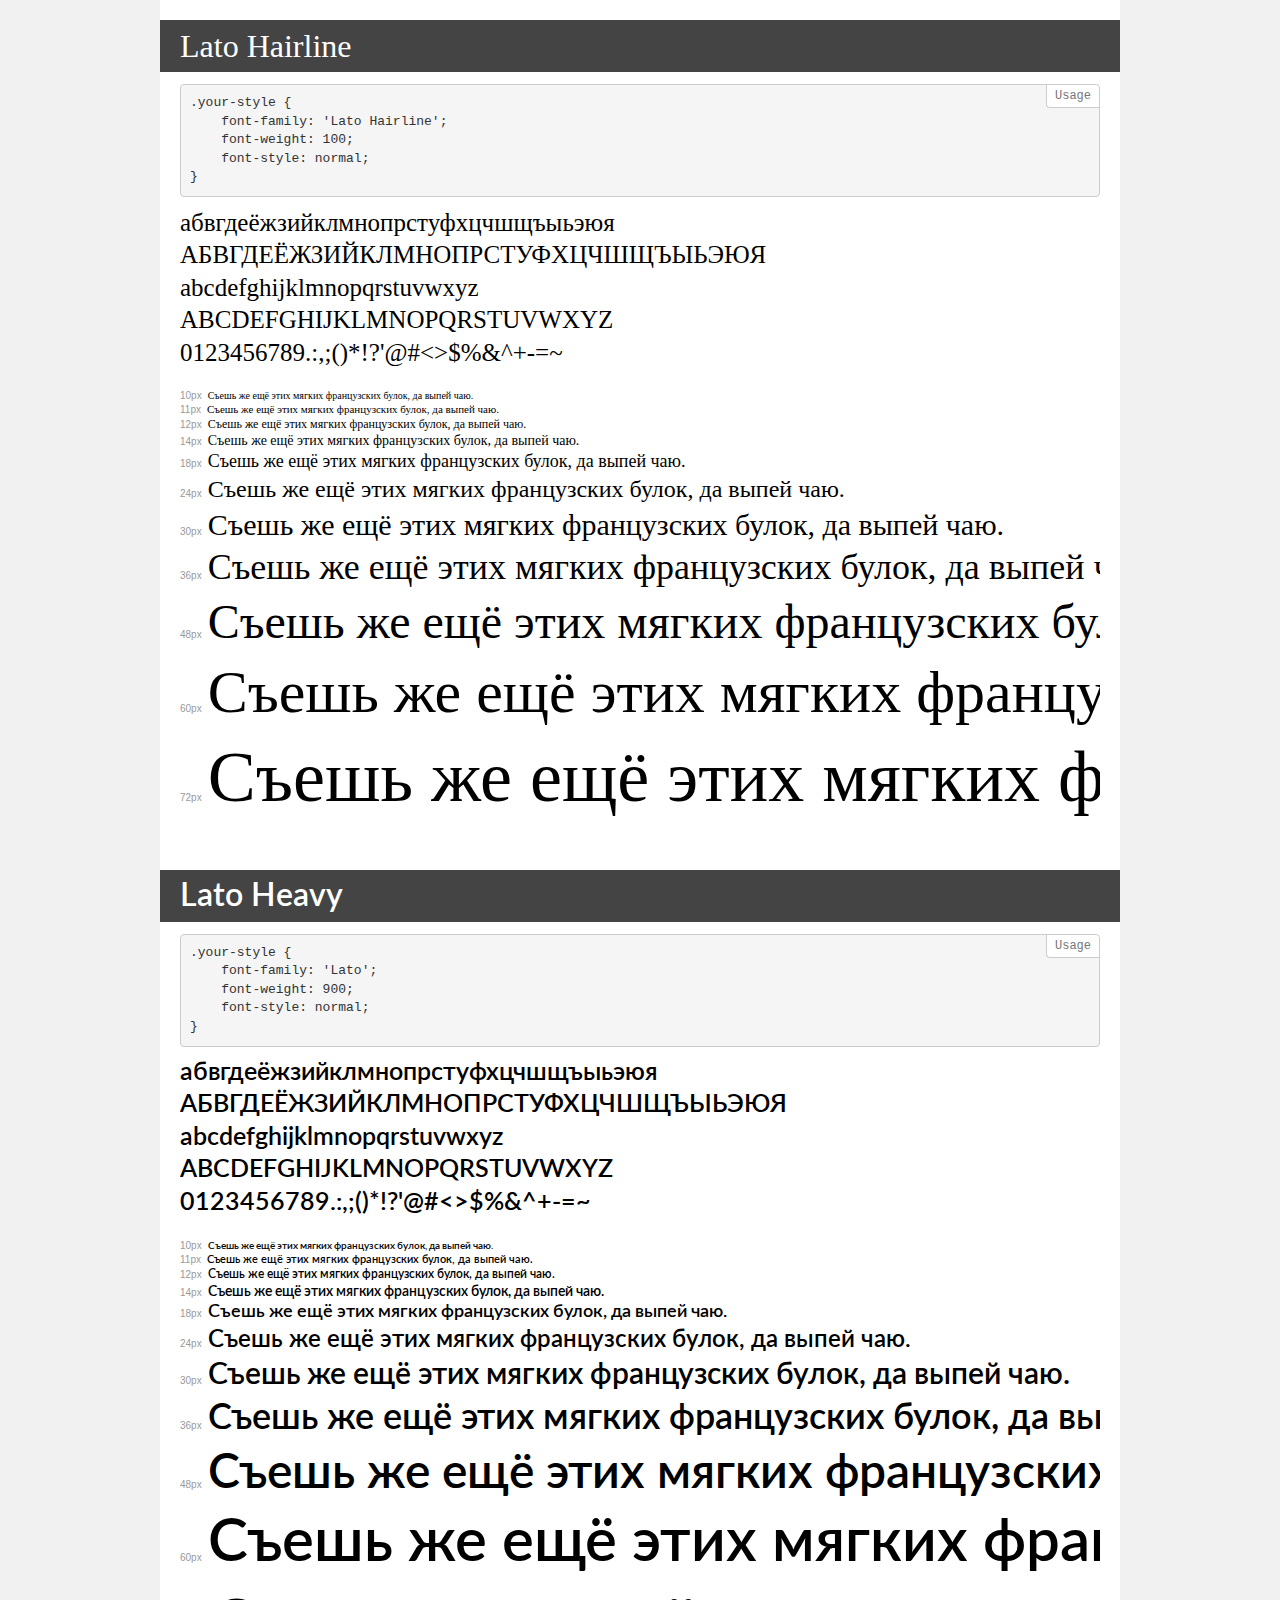
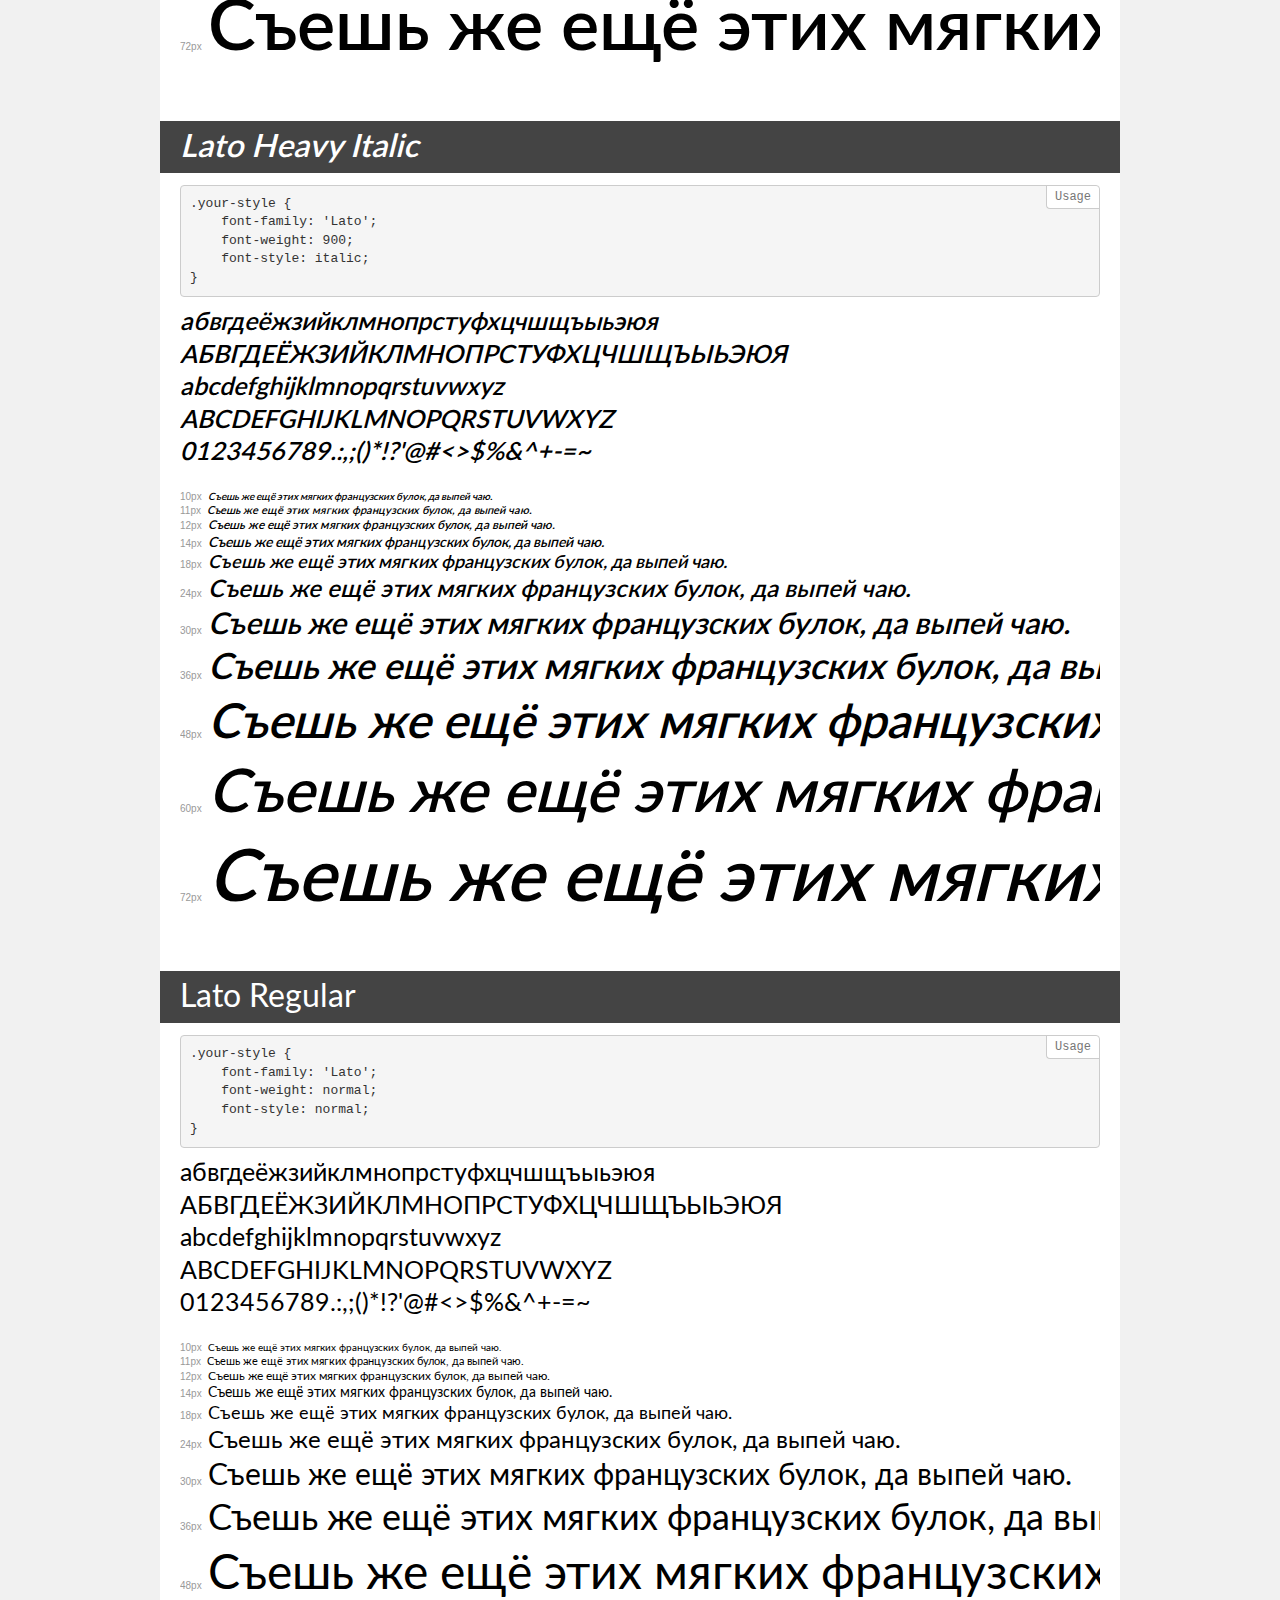
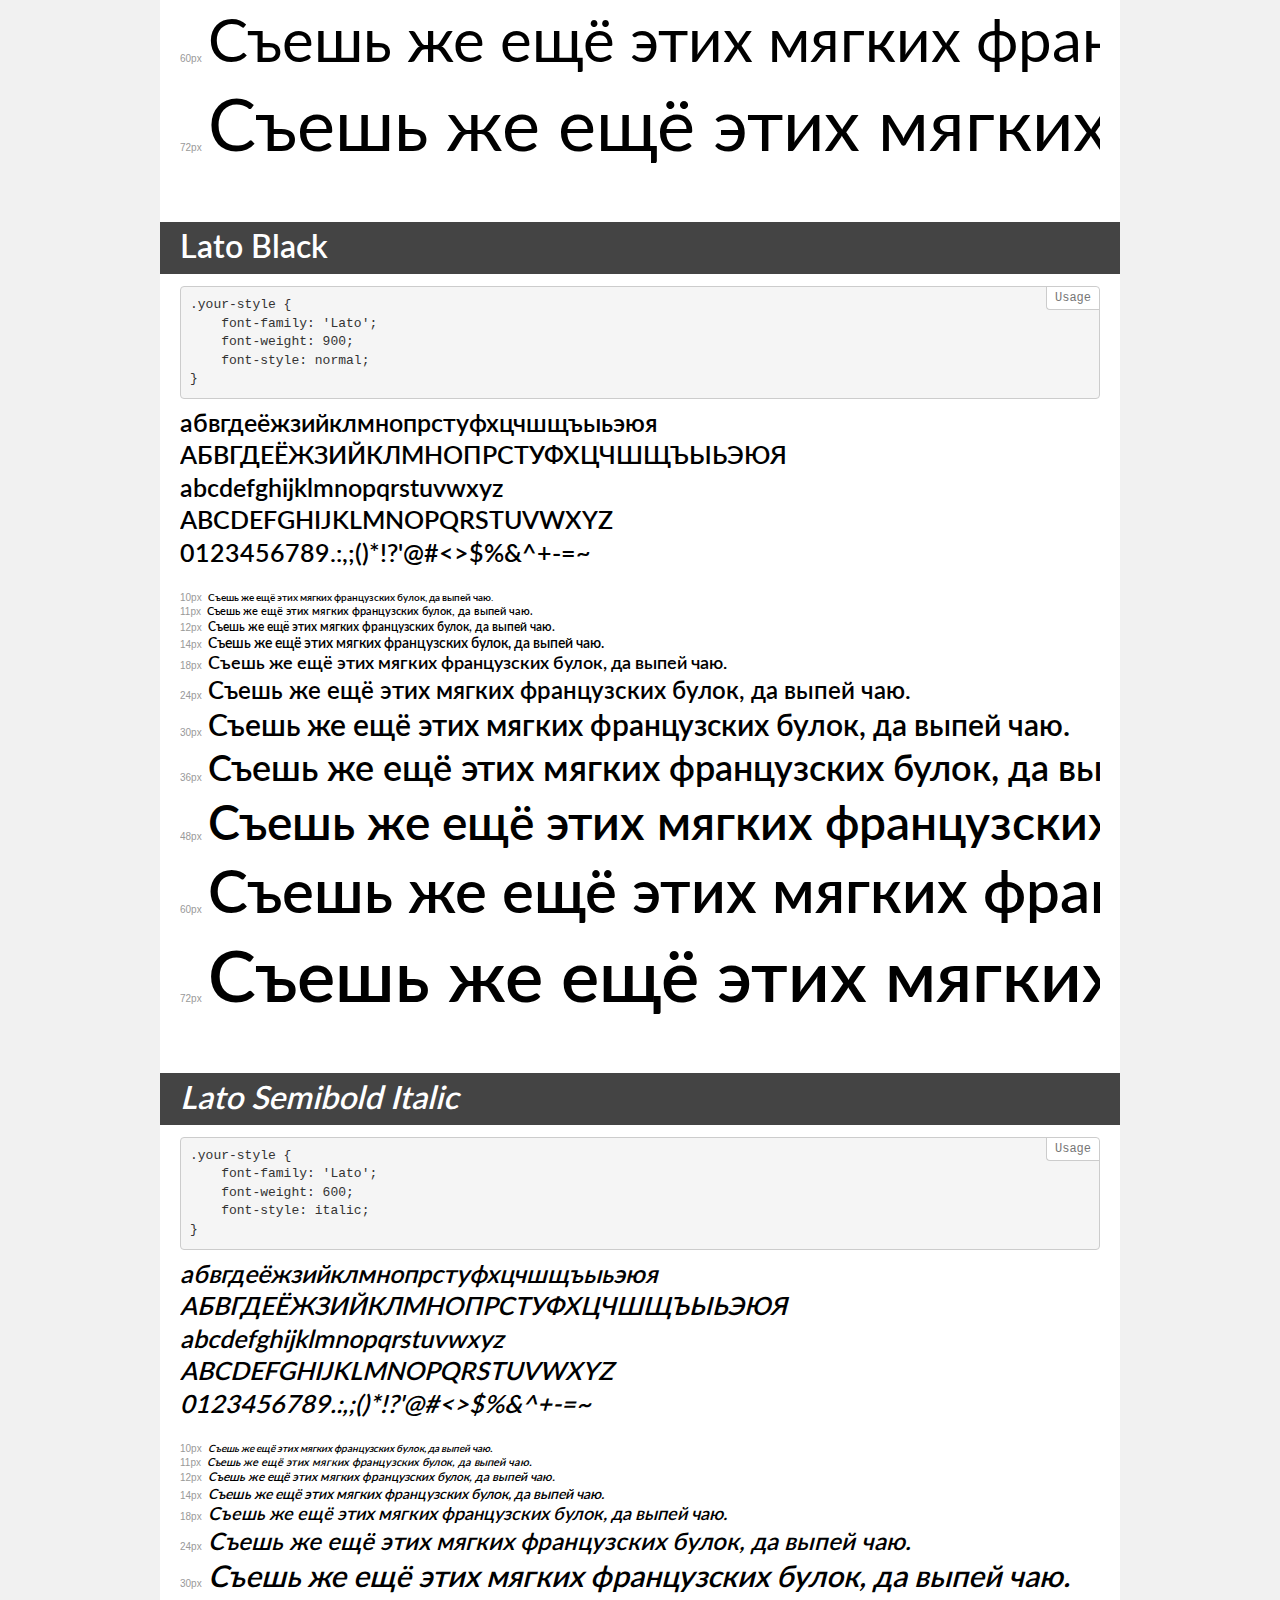
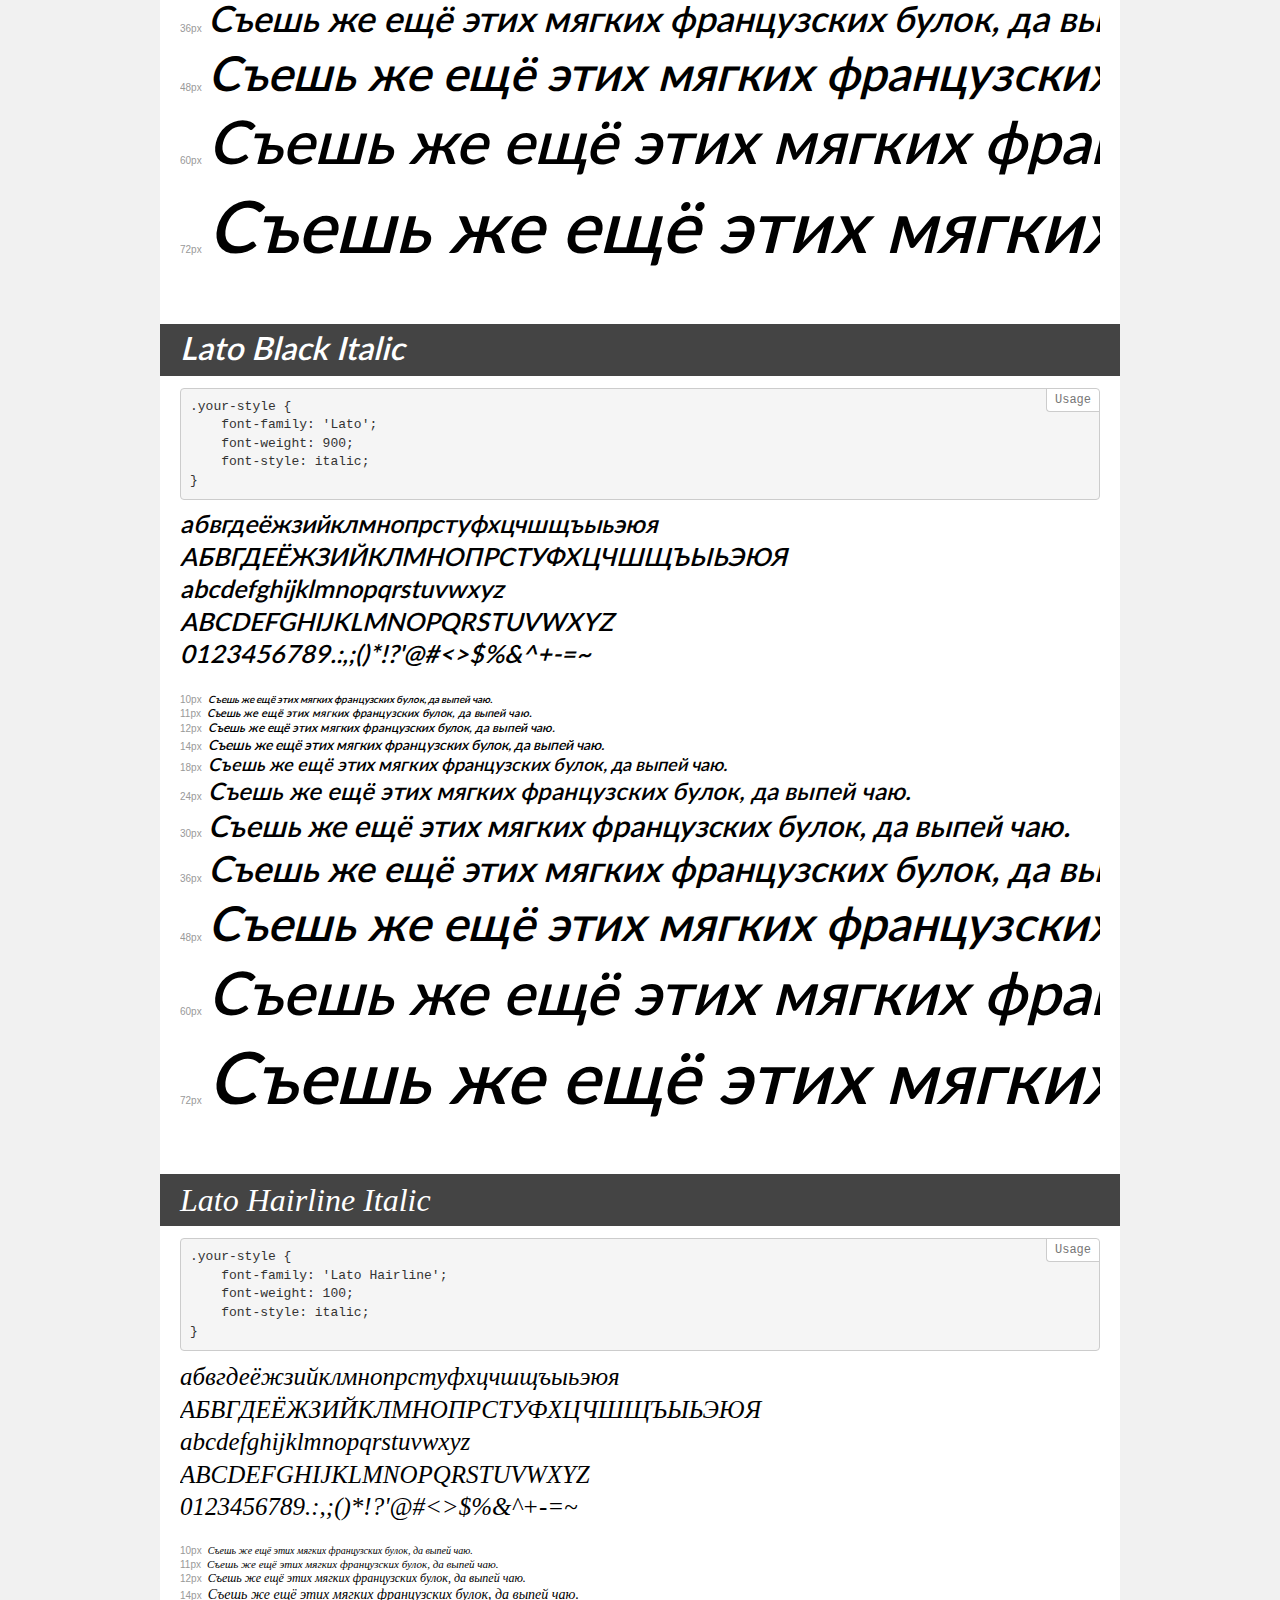
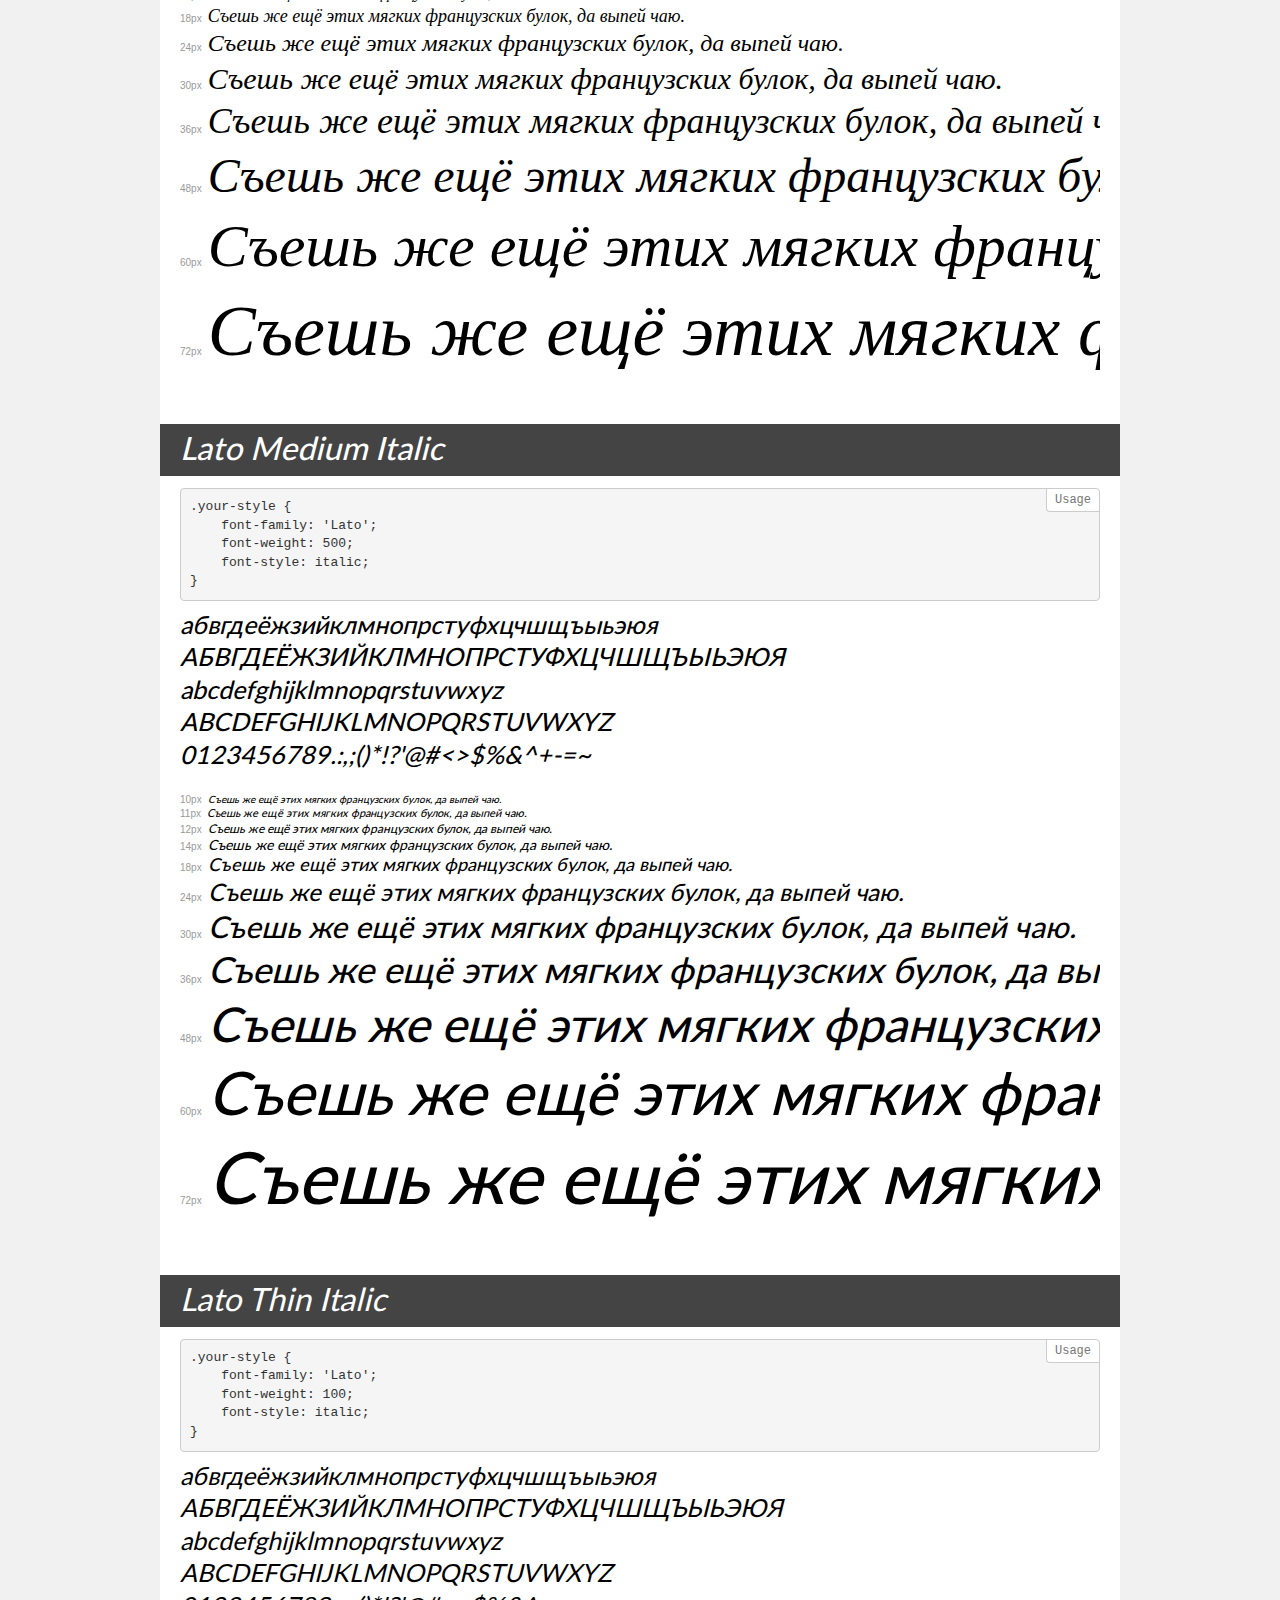
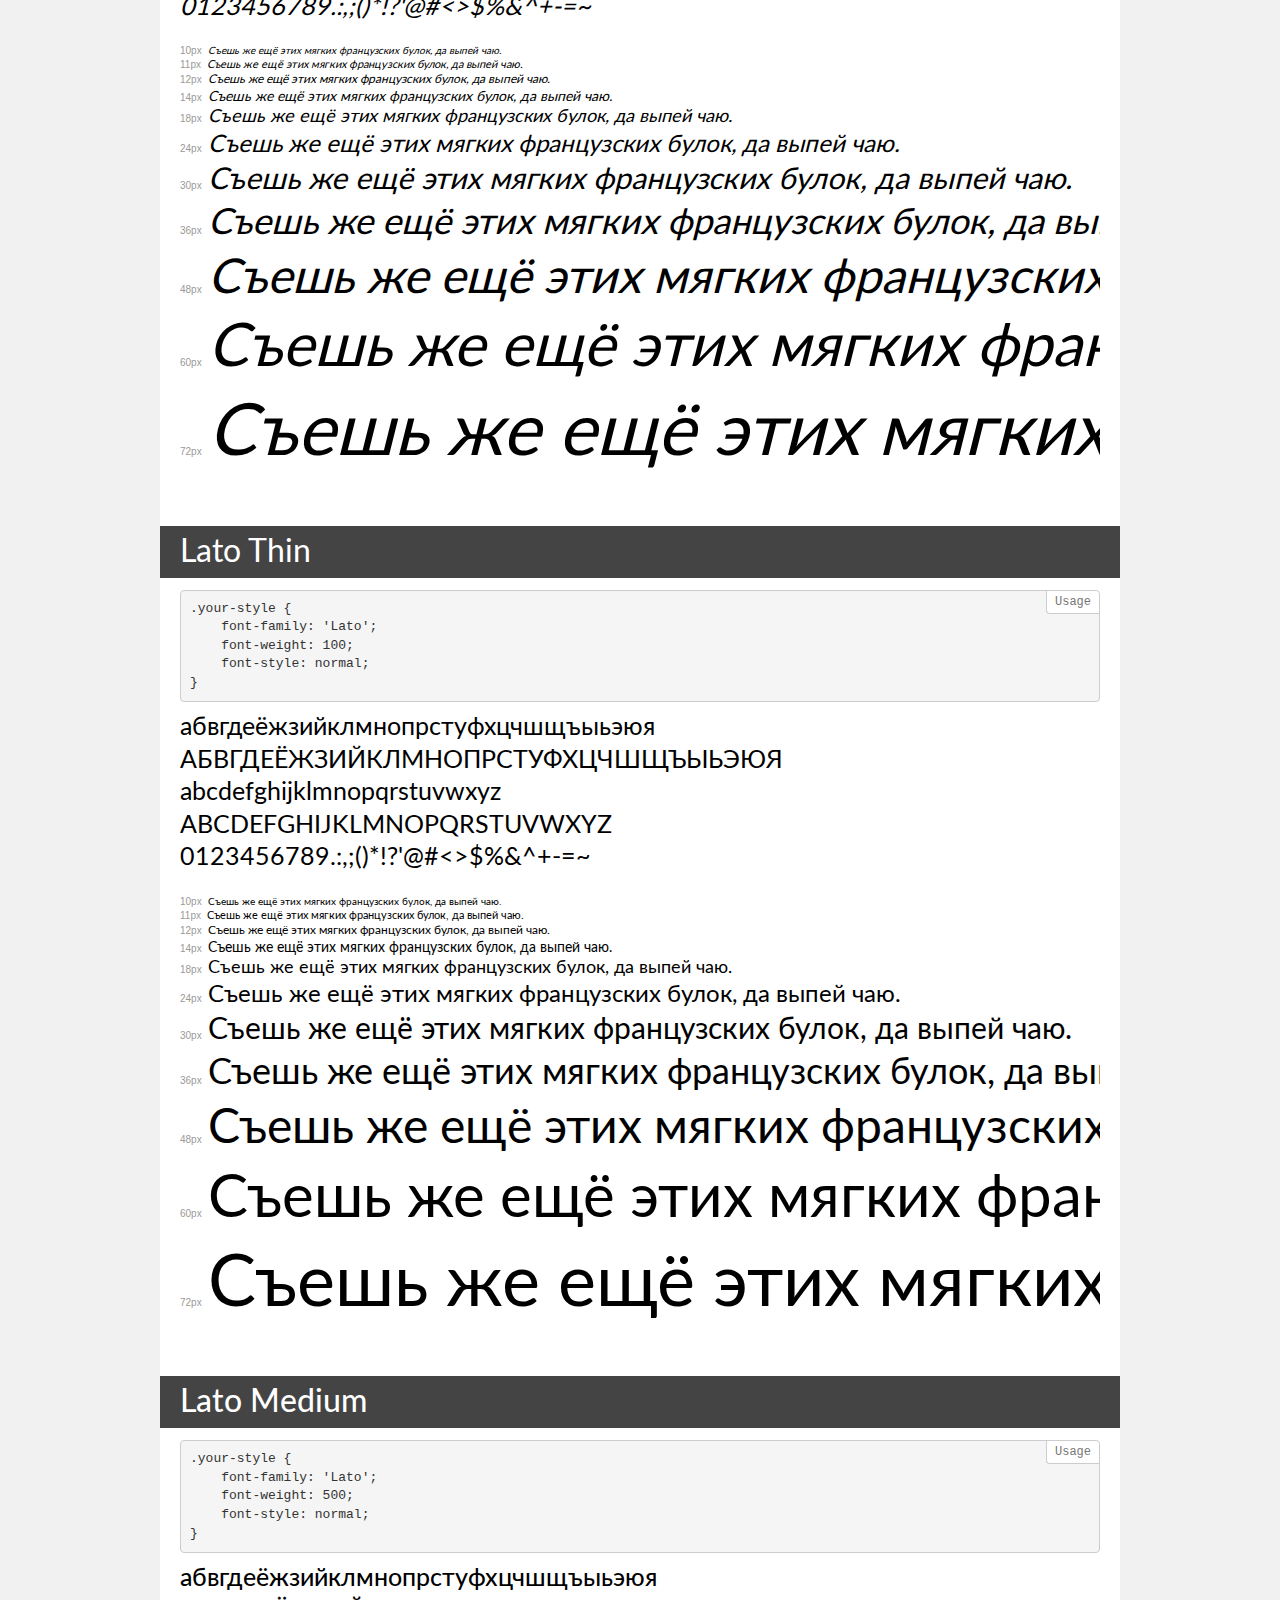
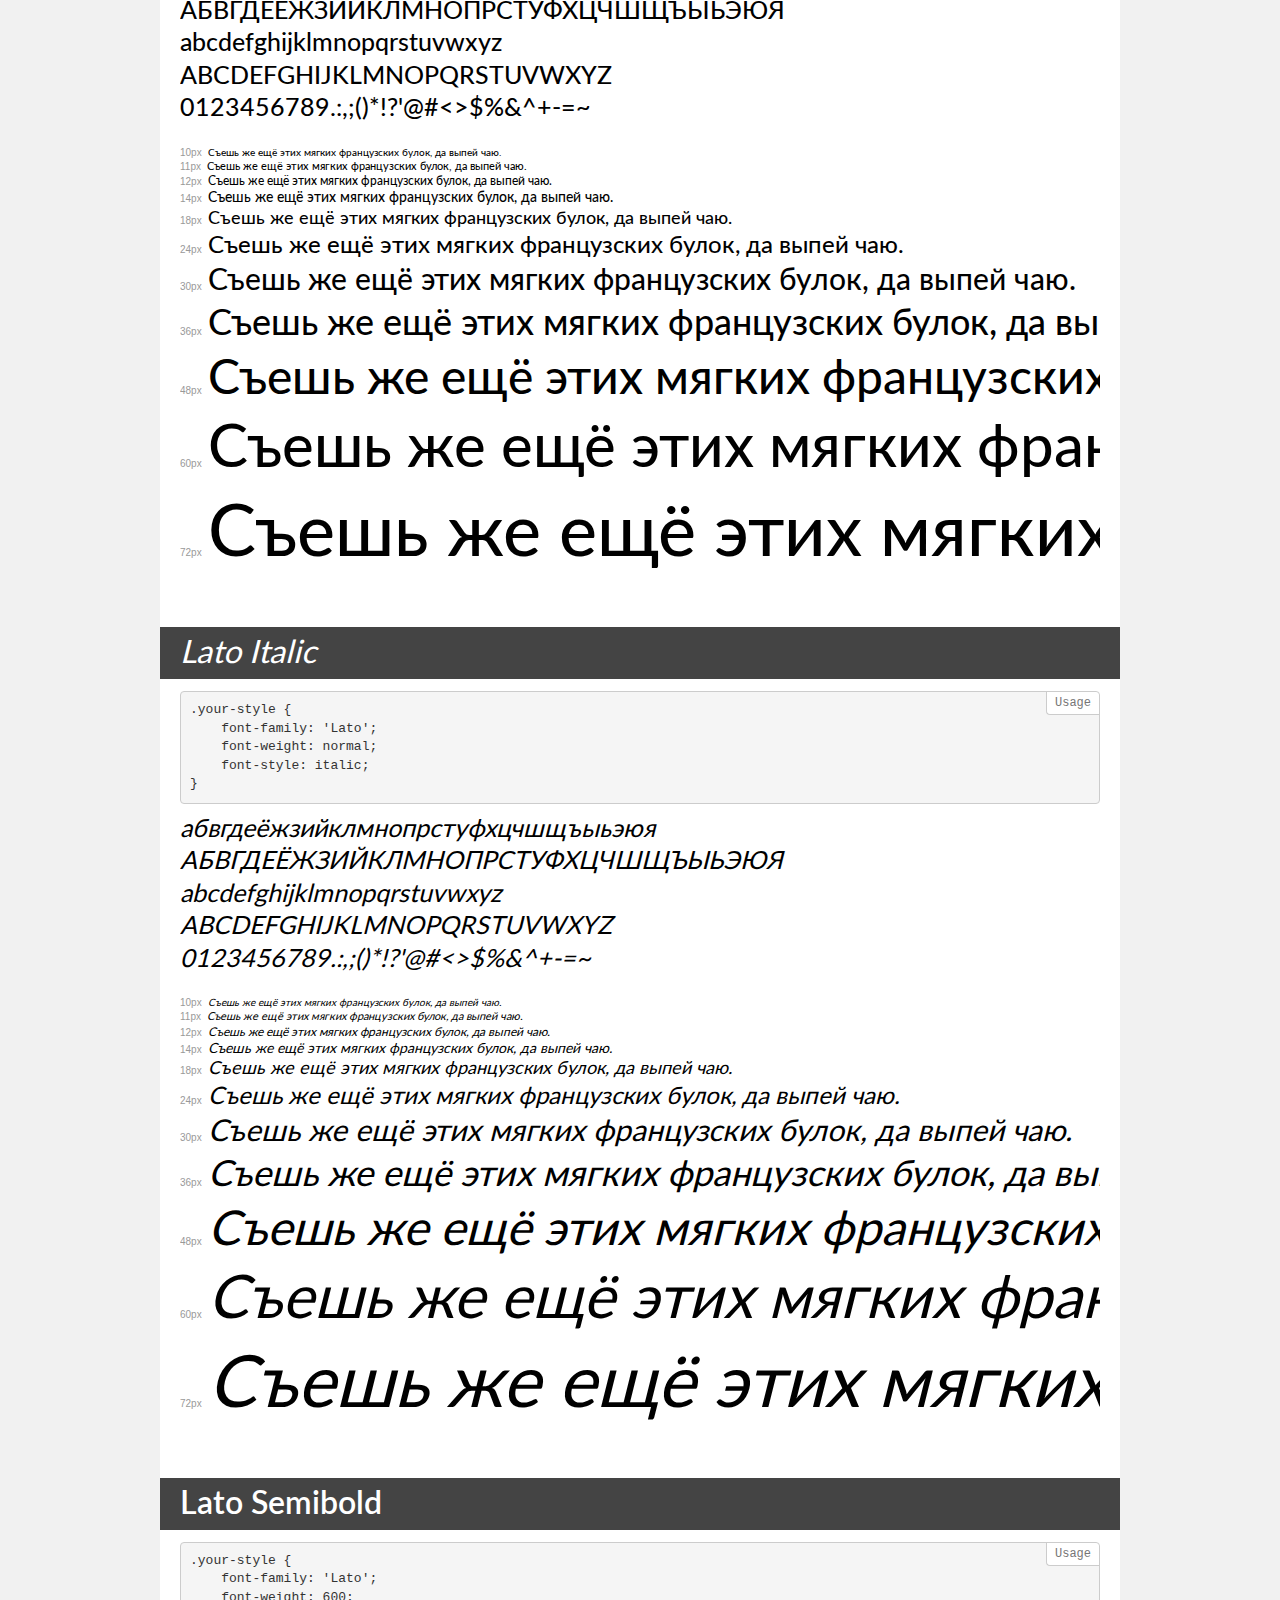
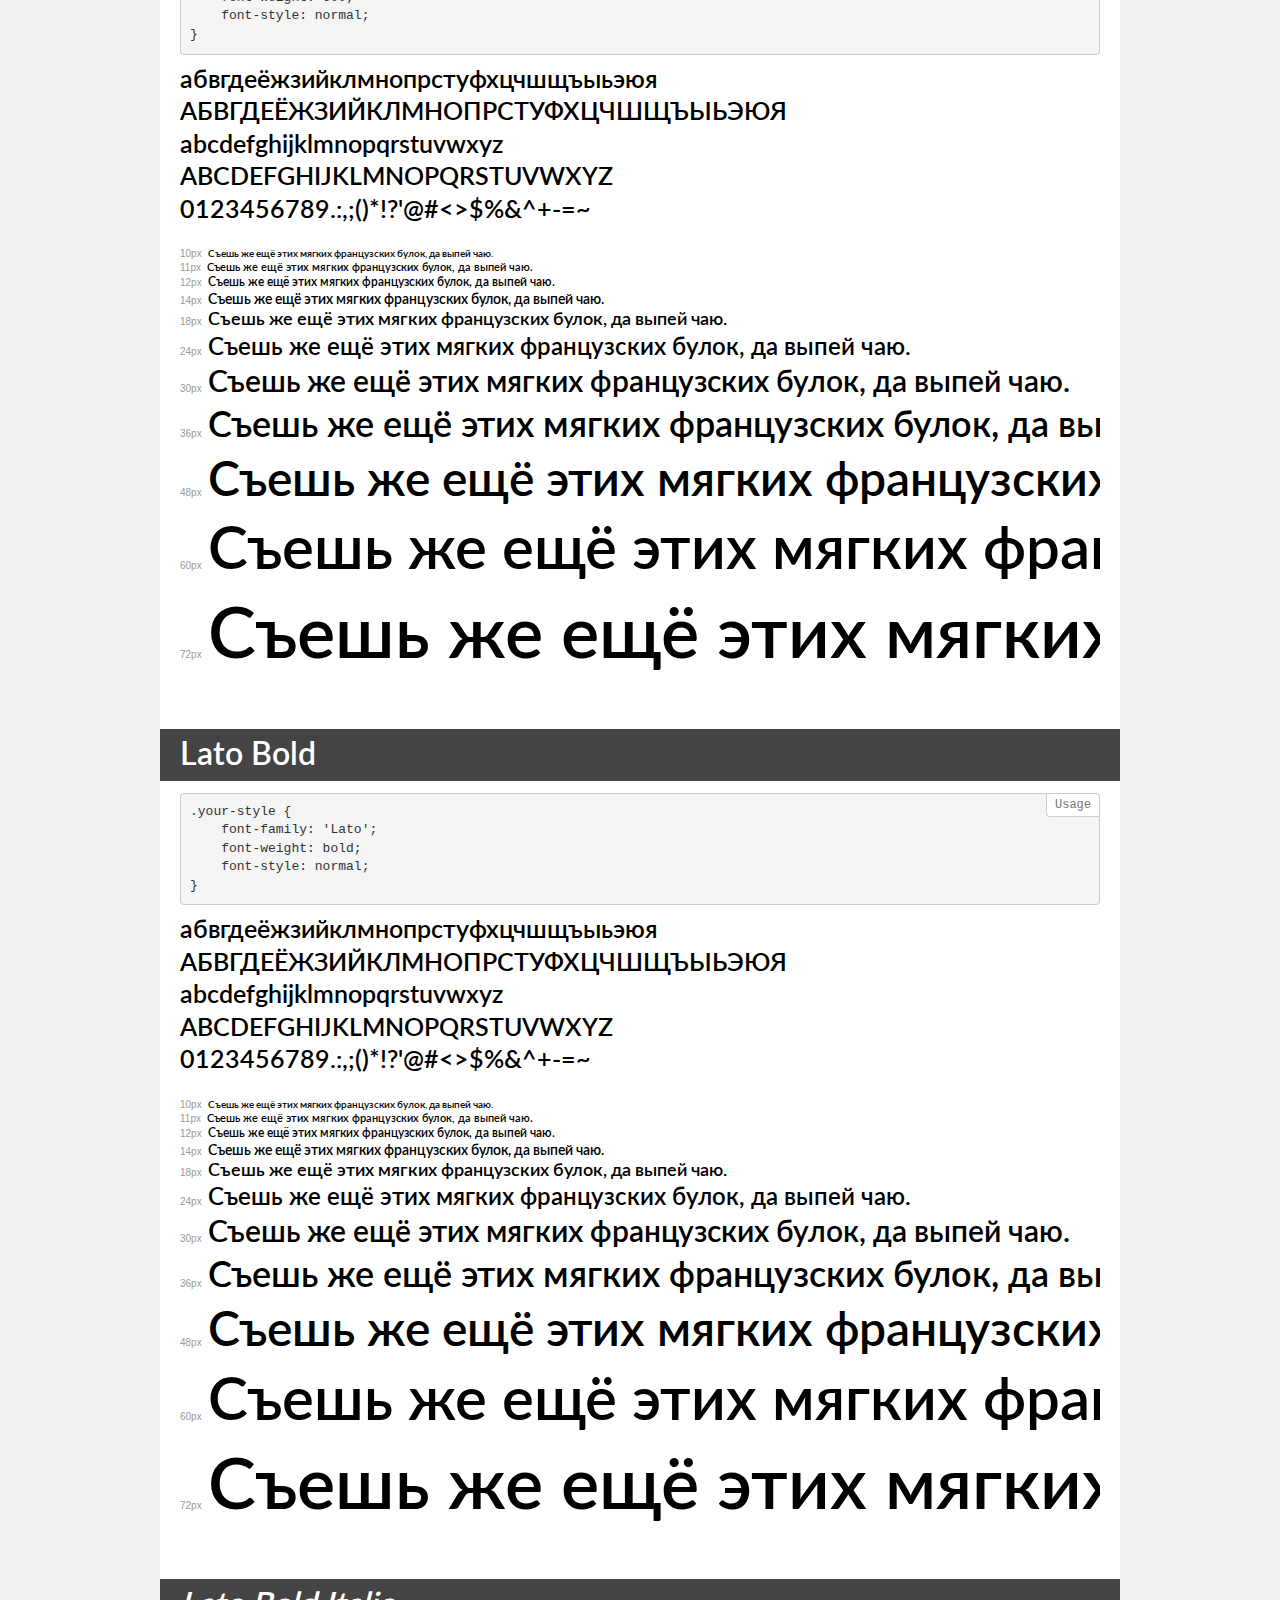
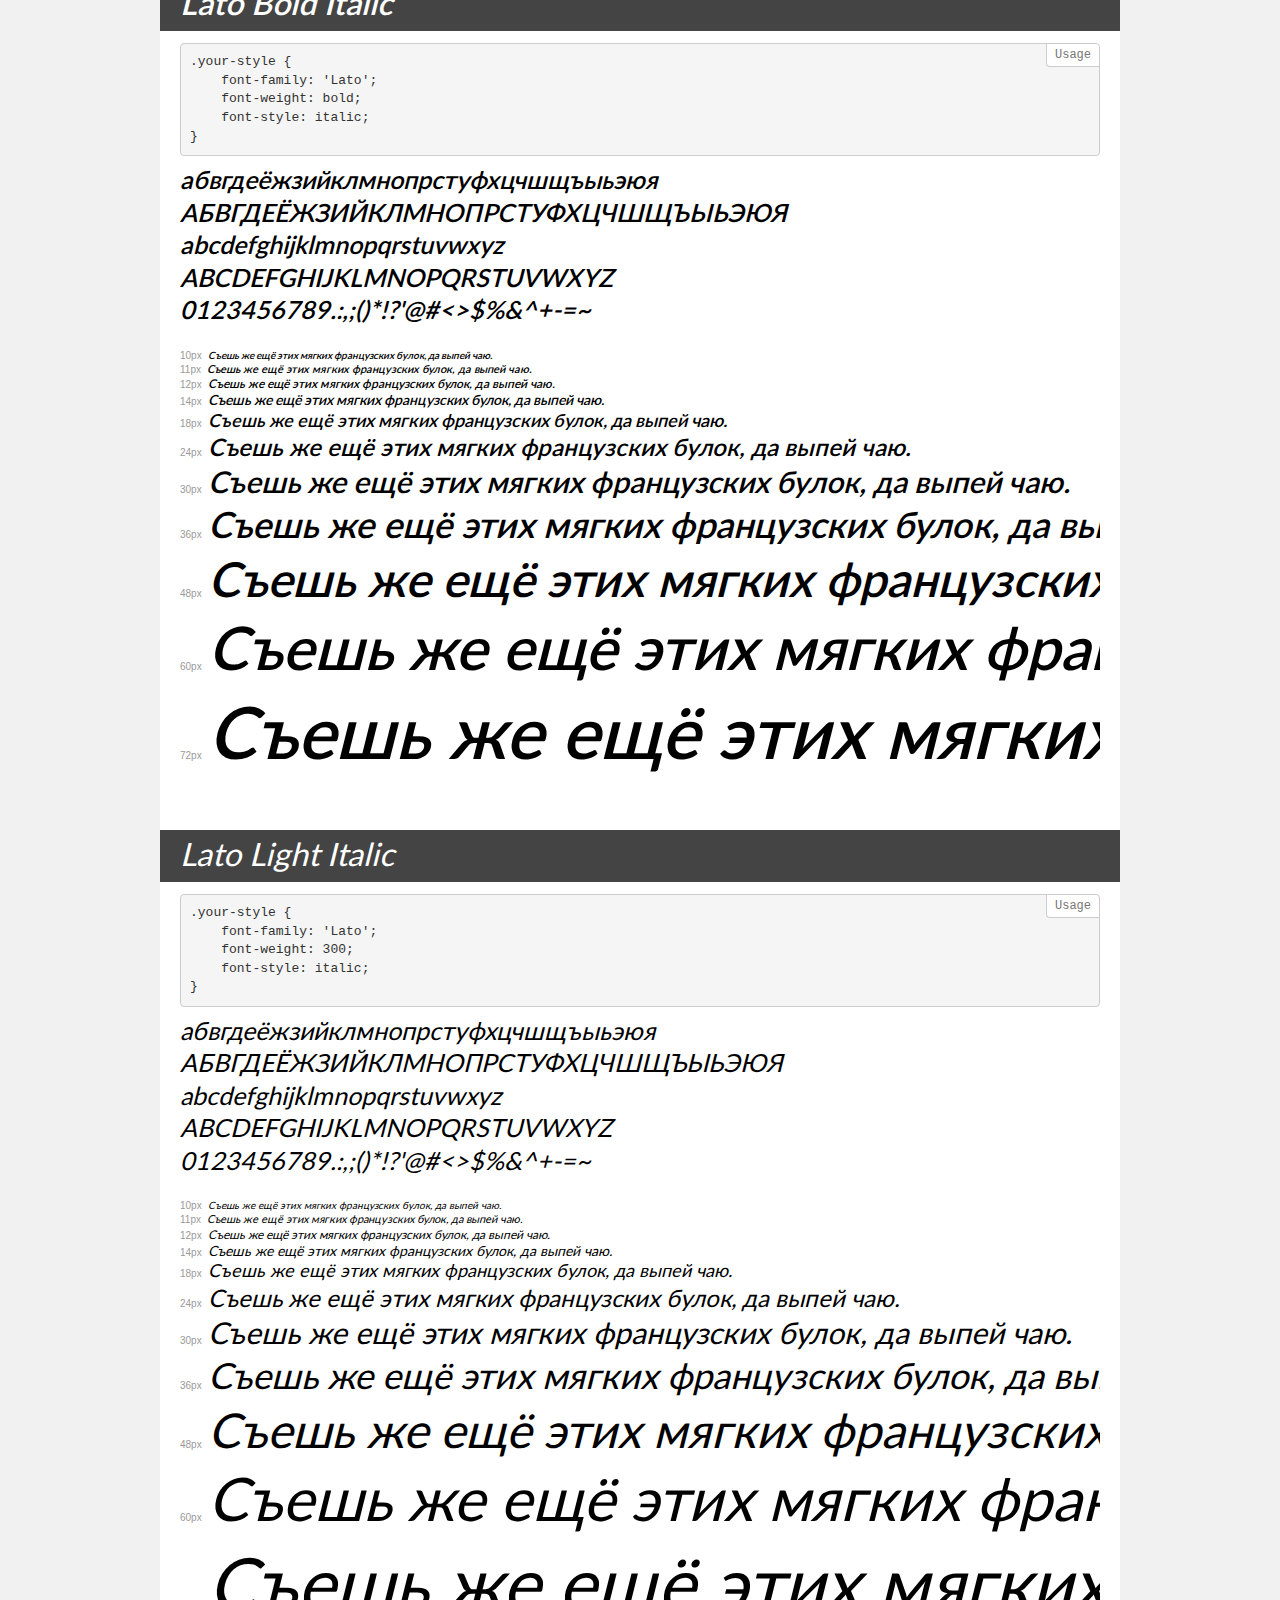
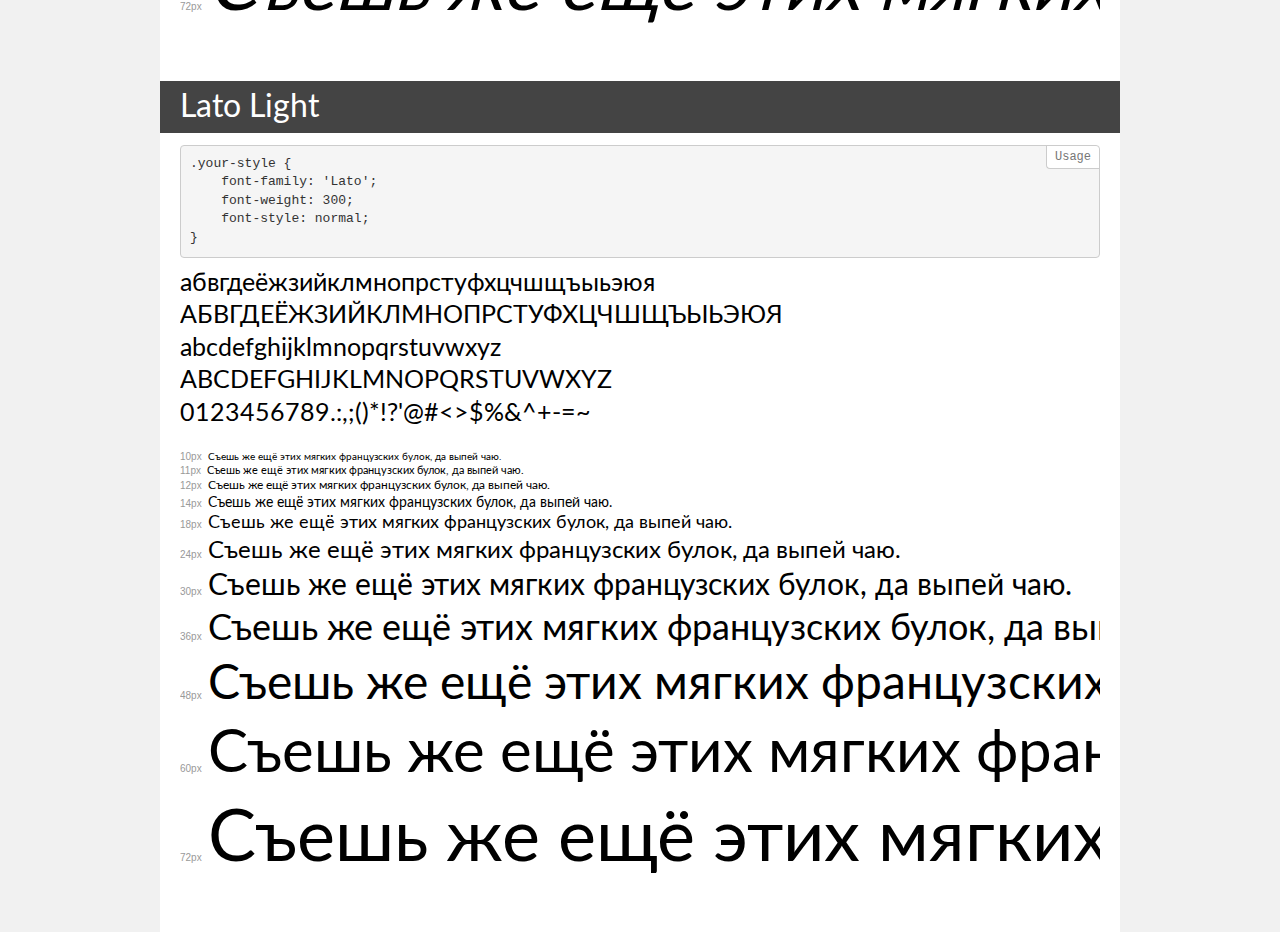
<file: LEVEL_UP resume/css/font/Lato/demo.html>
<!DOCTYPE html>
<html>
<head>
    <meta charset="utf-8">
    <meta http-equiv="X-UA-Compatible" content="IE=edge">
    <meta name="viewport" content="width=device-width, initial-scale=1">
    <meta name="robots" content="noindex, noarchive">
    <title>Transfonter demo</title>
    <link href="stylesheet.css" rel="stylesheet">
    <style>
        /*
        http://meyerweb.com/eric/tools/css/reset/
        v2.0 | 20110126
        License: none (public domain)
        */
        html, body, div, span, applet, object, iframe,
        h1, h2, h3, h4, h5, h6, p, blockquote, pre,
        a, abbr, acronym, address, big, cite, code,
        del, dfn, em, img, ins, kbd, q, s, samp,
        small, strike, strong, sub, sup, tt, var,
        b, u, i, center,
        dl, dt, dd, ol, ul, li,
        fieldset, form, label, legend,
        table, caption, tbody, tfoot, thead, tr, th, td,
        article, aside, canvas, details, embed,
        figure, figcaption, footer, header, hgroup,
        menu, nav, output, ruby, section, summary,
        time, mark, audio, video {
            margin: 0;
            padding: 0;
            border: 0;
            font-size: 100%;
            font: inherit;
            vertical-align: baseline;
        }
        /* HTML5 display-role reset for older browsers */
        article, aside, details, figcaption, figure,
        footer, header, hgroup, menu, nav, section {
            display: block;
        }
        body {
            line-height: 1;
        }
        ol, ul {
            list-style: none;
        }
        blockquote, q {
            quotes: none;
        }
        blockquote:before, blockquote:after,
        q:before, q:after {
            content: '';
            content: none;
        }
        table {
            border-collapse: collapse;
            border-spacing: 0;
        }
        /* common styles */
        body {
            background: #f1f1f1;
            color: #000;
        }
        .page {
            background: #fff;
            width: 920px;
            margin: 0 auto;
            padding: 20px 20px 0 20px;
            overflow: hidden;
        }
        .font-container {
            overflow-x: auto;
            overflow-y: hidden;
            margin-bottom: 40px;
            line-height: 1.3;
            white-space: nowrap;
            padding-bottom: 5px;
        }
        h1 {
            position: relative;
            background: #444;
            font-size: 32px;
            color: #fff;
            padding: 10px 20px;
            margin: 0 -20px 12px -20px;
        }
        .letters {
            font-size: 25px;
            margin-bottom: 20px;
        }
        .s10:before {
            content: '10px';
        }
        .s11:before {
            content: '11px';
        }
        .s12:before {
            content: '12px';
        }
        .s14:before {
            content: '14px';
        }
        .s18:before {
            content: '18px';
        }
        .s24:before {
            content: '24px';
        }
        .s30:before {
            content: '30px';
        }
        .s36:before {
            content: '36px';
        }
        .s48:before {
            content: '48px';
        }
        .s60:before {
            content: '60px';
        }
        .s72:before {
            content: '72px';
        }
        .s10:before, .s11:before, .s12:before, .s14:before,
        .s18:before, .s24:before, .s30:before, .s36:before,
        .s48:before, .s60:before, .s72:before {
            font-family: Arial, sans-serif;
            font-size: 10px;
            font-weight: normal;
            font-style: normal;
            color: #999;
            padding-right: 6px;
        }
        pre {
            display: block;
            position: relative;
            padding: 9px;
            margin: 0 0 10px;
            font-family: Monaco, Menlo, Consolas, "Courier New", monospace !important;
            font-size: 13px;
            line-height: 1.428571429;
            color: #333;
            font-weight: normal !important;
            font-style: normal !important;
            background-color: #f5f5f5;
            border: 1px solid #ccc;
            overflow-x: auto;
            border-radius: 4px;
        }
        pre:after {
            display: block;
            position: absolute;
            right: 0;
            top: 0;
            content: 'Usage';
            line-height: 1;
            padding: 5px 8px;
            font-size: 12px;
            color: #767676;
            background-color: #fff;
            border: 1px solid #ccc;
            border-right: none;
            border-top: none;
            border-radius: 0 4px 0 4px;
            z-index: 10;
        }
        /* responsive */
        @media (max-width: 959px) {
            .page {
                width: auto;
                margin: 0;
            }
        }
    </style>
</head>
<body>
<div class="page">
    <div class="demo" style="font-family: 'Lato Hairline'; font-weight: 100; font-style: normal;">
        <h1>Lato Hairline</h1>
        <pre>.your-style {
    font-family: 'Lato Hairline';
    font-weight: 100;
    font-style: normal;
}</pre>
        <div class="font-container">
            <p class="letters">
                абвгдеёжзийклмнопрстуфхцчшщъыьэюя<br>
АБВГДЕЁЖЗИЙКЛМНОПРСТУФХЦЧШЩЪЫЬЭЮЯ<br>
abcdefghijklmnopqrstuvwxyz<br>
ABCDEFGHIJKLMNOPQRSTUVWXYZ<br>
                0123456789.:,;()*!?'@#<>$%&^+-=~
            </p>
            <p class="s10" style="font-size: 10px;">Съешь же ещё этих мягких французских булок, да выпей чаю.</p>
            <p class="s11" style="font-size: 11px;">Съешь же ещё этих мягких французских булок, да выпей чаю.</p>
            <p class="s12" style="font-size: 12px;">Съешь же ещё этих мягких французских булок, да выпей чаю.</p>
            <p class="s14" style="font-size: 14px;">Съешь же ещё этих мягких французских булок, да выпей чаю.</p>
            <p class="s18" style="font-size: 18px;">Съешь же ещё этих мягких французских булок, да выпей чаю.</p>
            <p class="s24" style="font-size: 24px;">Съешь же ещё этих мягких французских булок, да выпей чаю.</p>
            <p class="s30" style="font-size: 30px;">Съешь же ещё этих мягких французских булок, да выпей чаю.</p>
            <p class="s36" style="font-size: 36px;">Съешь же ещё этих мягких французских булок, да выпей чаю.</p>
            <p class="s48" style="font-size: 48px;">Съешь же ещё этих мягких французских булок, да выпей чаю.</p>
            <p class="s60" style="font-size: 60px;">Съешь же ещё этих мягких французских булок, да выпей чаю.</p>
            <p class="s72" style="font-size: 72px;">Съешь же ещё этих мягких французских булок, да выпей чаю.</p>
        </div>
    </div>
    <div class="demo" style="font-family: 'Lato'; font-weight: 900; font-style: normal;">
        <h1>Lato Heavy</h1>
        <pre>.your-style {
    font-family: 'Lato';
    font-weight: 900;
    font-style: normal;
}</pre>
        <div class="font-container">
            <p class="letters">
                абвгдеёжзийклмнопрстуфхцчшщъыьэюя<br>
АБВГДЕЁЖЗИЙКЛМНОПРСТУФХЦЧШЩЪЫЬЭЮЯ<br>
abcdefghijklmnopqrstuvwxyz<br>
ABCDEFGHIJKLMNOPQRSTUVWXYZ<br>
                0123456789.:,;()*!?'@#<>$%&^+-=~
            </p>
            <p class="s10" style="font-size: 10px;">Съешь же ещё этих мягких французских булок, да выпей чаю.</p>
            <p class="s11" style="font-size: 11px;">Съешь же ещё этих мягких французских булок, да выпей чаю.</p>
            <p class="s12" style="font-size: 12px;">Съешь же ещё этих мягких французских булок, да выпей чаю.</p>
            <p class="s14" style="font-size: 14px;">Съешь же ещё этих мягких французских булок, да выпей чаю.</p>
            <p class="s18" style="font-size: 18px;">Съешь же ещё этих мягких французских булок, да выпей чаю.</p>
            <p class="s24" style="font-size: 24px;">Съешь же ещё этих мягких французских булок, да выпей чаю.</p>
            <p class="s30" style="font-size: 30px;">Съешь же ещё этих мягких французских булок, да выпей чаю.</p>
            <p class="s36" style="font-size: 36px;">Съешь же ещё этих мягких французских булок, да выпей чаю.</p>
            <p class="s48" style="font-size: 48px;">Съешь же ещё этих мягких французских булок, да выпей чаю.</p>
            <p class="s60" style="font-size: 60px;">Съешь же ещё этих мягких французских булок, да выпей чаю.</p>
            <p class="s72" style="font-size: 72px;">Съешь же ещё этих мягких французских булок, да выпей чаю.</p>
        </div>
    </div>
    <div class="demo" style="font-family: 'Lato'; font-weight: 900; font-style: italic;">
        <h1>Lato Heavy Italic</h1>
        <pre>.your-style {
    font-family: 'Lato';
    font-weight: 900;
    font-style: italic;
}</pre>
        <div class="font-container">
            <p class="letters">
                абвгдеёжзийклмнопрстуфхцчшщъыьэюя<br>
АБВГДЕЁЖЗИЙКЛМНОПРСТУФХЦЧШЩЪЫЬЭЮЯ<br>
abcdefghijklmnopqrstuvwxyz<br>
ABCDEFGHIJKLMNOPQRSTUVWXYZ<br>
                0123456789.:,;()*!?'@#<>$%&^+-=~
            </p>
            <p class="s10" style="font-size: 10px;">Съешь же ещё этих мягких французских булок, да выпей чаю.</p>
            <p class="s11" style="font-size: 11px;">Съешь же ещё этих мягких французских булок, да выпей чаю.</p>
            <p class="s12" style="font-size: 12px;">Съешь же ещё этих мягких французских булок, да выпей чаю.</p>
            <p class="s14" style="font-size: 14px;">Съешь же ещё этих мягких французских булок, да выпей чаю.</p>
            <p class="s18" style="font-size: 18px;">Съешь же ещё этих мягких французских булок, да выпей чаю.</p>
            <p class="s24" style="font-size: 24px;">Съешь же ещё этих мягких французских булок, да выпей чаю.</p>
            <p class="s30" style="font-size: 30px;">Съешь же ещё этих мягких французских булок, да выпей чаю.</p>
            <p class="s36" style="font-size: 36px;">Съешь же ещё этих мягких французских булок, да выпей чаю.</p>
            <p class="s48" style="font-size: 48px;">Съешь же ещё этих мягких французских булок, да выпей чаю.</p>
            <p class="s60" style="font-size: 60px;">Съешь же ещё этих мягких французских булок, да выпей чаю.</p>
            <p class="s72" style="font-size: 72px;">Съешь же ещё этих мягких французских булок, да выпей чаю.</p>
        </div>
    </div>
    <div class="demo" style="font-family: 'Lato'; font-weight: normal; font-style: normal;">
        <h1>Lato Regular</h1>
        <pre>.your-style {
    font-family: 'Lato';
    font-weight: normal;
    font-style: normal;
}</pre>
        <div class="font-container">
            <p class="letters">
                абвгдеёжзийклмнопрстуфхцчшщъыьэюя<br>
АБВГДЕЁЖЗИЙКЛМНОПРСТУФХЦЧШЩЪЫЬЭЮЯ<br>
abcdefghijklmnopqrstuvwxyz<br>
ABCDEFGHIJKLMNOPQRSTUVWXYZ<br>
                0123456789.:,;()*!?'@#<>$%&^+-=~
            </p>
            <p class="s10" style="font-size: 10px;">Съешь же ещё этих мягких французских булок, да выпей чаю.</p>
            <p class="s11" style="font-size: 11px;">Съешь же ещё этих мягких французских булок, да выпей чаю.</p>
            <p class="s12" style="font-size: 12px;">Съешь же ещё этих мягких французских булок, да выпей чаю.</p>
            <p class="s14" style="font-size: 14px;">Съешь же ещё этих мягких французских булок, да выпей чаю.</p>
            <p class="s18" style="font-size: 18px;">Съешь же ещё этих мягких французских булок, да выпей чаю.</p>
            <p class="s24" style="font-size: 24px;">Съешь же ещё этих мягких французских булок, да выпей чаю.</p>
            <p class="s30" style="font-size: 30px;">Съешь же ещё этих мягких французских булок, да выпей чаю.</p>
            <p class="s36" style="font-size: 36px;">Съешь же ещё этих мягких французских булок, да выпей чаю.</p>
            <p class="s48" style="font-size: 48px;">Съешь же ещё этих мягких французских булок, да выпей чаю.</p>
            <p class="s60" style="font-size: 60px;">Съешь же ещё этих мягких французских булок, да выпей чаю.</p>
            <p class="s72" style="font-size: 72px;">Съешь же ещё этих мягких французских булок, да выпей чаю.</p>
        </div>
    </div>
    <div class="demo" style="font-family: 'Lato'; font-weight: 900; font-style: normal;">
        <h1>Lato Black</h1>
        <pre>.your-style {
    font-family: 'Lato';
    font-weight: 900;
    font-style: normal;
}</pre>
        <div class="font-container">
            <p class="letters">
                абвгдеёжзийклмнопрстуфхцчшщъыьэюя<br>
АБВГДЕЁЖЗИЙКЛМНОПРСТУФХЦЧШЩЪЫЬЭЮЯ<br>
abcdefghijklmnopqrstuvwxyz<br>
ABCDEFGHIJKLMNOPQRSTUVWXYZ<br>
                0123456789.:,;()*!?'@#<>$%&^+-=~
            </p>
            <p class="s10" style="font-size: 10px;">Съешь же ещё этих мягких французских булок, да выпей чаю.</p>
            <p class="s11" style="font-size: 11px;">Съешь же ещё этих мягких французских булок, да выпей чаю.</p>
            <p class="s12" style="font-size: 12px;">Съешь же ещё этих мягких французских булок, да выпей чаю.</p>
            <p class="s14" style="font-size: 14px;">Съешь же ещё этих мягких французских булок, да выпей чаю.</p>
            <p class="s18" style="font-size: 18px;">Съешь же ещё этих мягких французских булок, да выпей чаю.</p>
            <p class="s24" style="font-size: 24px;">Съешь же ещё этих мягких французских булок, да выпей чаю.</p>
            <p class="s30" style="font-size: 30px;">Съешь же ещё этих мягких французских булок, да выпей чаю.</p>
            <p class="s36" style="font-size: 36px;">Съешь же ещё этих мягких французских булок, да выпей чаю.</p>
            <p class="s48" style="font-size: 48px;">Съешь же ещё этих мягких французских булок, да выпей чаю.</p>
            <p class="s60" style="font-size: 60px;">Съешь же ещё этих мягких французских булок, да выпей чаю.</p>
            <p class="s72" style="font-size: 72px;">Съешь же ещё этих мягких французских булок, да выпей чаю.</p>
        </div>
    </div>
    <div class="demo" style="font-family: 'Lato'; font-weight: 600; font-style: italic;">
        <h1>Lato Semibold Italic</h1>
        <pre>.your-style {
    font-family: 'Lato';
    font-weight: 600;
    font-style: italic;
}</pre>
        <div class="font-container">
            <p class="letters">
                абвгдеёжзийклмнопрстуфхцчшщъыьэюя<br>
АБВГДЕЁЖЗИЙКЛМНОПРСТУФХЦЧШЩЪЫЬЭЮЯ<br>
abcdefghijklmnopqrstuvwxyz<br>
ABCDEFGHIJKLMNOPQRSTUVWXYZ<br>
                0123456789.:,;()*!?'@#<>$%&^+-=~
            </p>
            <p class="s10" style="font-size: 10px;">Съешь же ещё этих мягких французских булок, да выпей чаю.</p>
            <p class="s11" style="font-size: 11px;">Съешь же ещё этих мягких французских булок, да выпей чаю.</p>
            <p class="s12" style="font-size: 12px;">Съешь же ещё этих мягких французских булок, да выпей чаю.</p>
            <p class="s14" style="font-size: 14px;">Съешь же ещё этих мягких французских булок, да выпей чаю.</p>
            <p class="s18" style="font-size: 18px;">Съешь же ещё этих мягких французских булок, да выпей чаю.</p>
            <p class="s24" style="font-size: 24px;">Съешь же ещё этих мягких французских булок, да выпей чаю.</p>
            <p class="s30" style="font-size: 30px;">Съешь же ещё этих мягких французских булок, да выпей чаю.</p>
            <p class="s36" style="font-size: 36px;">Съешь же ещё этих мягких французских булок, да выпей чаю.</p>
            <p class="s48" style="font-size: 48px;">Съешь же ещё этих мягких французских булок, да выпей чаю.</p>
            <p class="s60" style="font-size: 60px;">Съешь же ещё этих мягких французских булок, да выпей чаю.</p>
            <p class="s72" style="font-size: 72px;">Съешь же ещё этих мягких французских булок, да выпей чаю.</p>
        </div>
    </div>
    <div class="demo" style="font-family: 'Lato'; font-weight: 900; font-style: italic;">
        <h1>Lato Black Italic</h1>
        <pre>.your-style {
    font-family: 'Lato';
    font-weight: 900;
    font-style: italic;
}</pre>
        <div class="font-container">
            <p class="letters">
                абвгдеёжзийклмнопрстуфхцчшщъыьэюя<br>
АБВГДЕЁЖЗИЙКЛМНОПРСТУФХЦЧШЩЪЫЬЭЮЯ<br>
abcdefghijklmnopqrstuvwxyz<br>
ABCDEFGHIJKLMNOPQRSTUVWXYZ<br>
                0123456789.:,;()*!?'@#<>$%&^+-=~
            </p>
            <p class="s10" style="font-size: 10px;">Съешь же ещё этих мягких французских булок, да выпей чаю.</p>
            <p class="s11" style="font-size: 11px;">Съешь же ещё этих мягких французских булок, да выпей чаю.</p>
            <p class="s12" style="font-size: 12px;">Съешь же ещё этих мягких французских булок, да выпей чаю.</p>
            <p class="s14" style="font-size: 14px;">Съешь же ещё этих мягких французских булок, да выпей чаю.</p>
            <p class="s18" style="font-size: 18px;">Съешь же ещё этих мягких французских булок, да выпей чаю.</p>
            <p class="s24" style="font-size: 24px;">Съешь же ещё этих мягких французских булок, да выпей чаю.</p>
            <p class="s30" style="font-size: 30px;">Съешь же ещё этих мягких французских булок, да выпей чаю.</p>
            <p class="s36" style="font-size: 36px;">Съешь же ещё этих мягких французских булок, да выпей чаю.</p>
            <p class="s48" style="font-size: 48px;">Съешь же ещё этих мягких французских булок, да выпей чаю.</p>
            <p class="s60" style="font-size: 60px;">Съешь же ещё этих мягких французских булок, да выпей чаю.</p>
            <p class="s72" style="font-size: 72px;">Съешь же ещё этих мягких французских булок, да выпей чаю.</p>
        </div>
    </div>
    <div class="demo" style="font-family: 'Lato Hairline'; font-weight: 100; font-style: italic;">
        <h1>Lato Hairline Italic</h1>
        <pre>.your-style {
    font-family: 'Lato Hairline';
    font-weight: 100;
    font-style: italic;
}</pre>
        <div class="font-container">
            <p class="letters">
                абвгдеёжзийклмнопрстуфхцчшщъыьэюя<br>
АБВГДЕЁЖЗИЙКЛМНОПРСТУФХЦЧШЩЪЫЬЭЮЯ<br>
abcdefghijklmnopqrstuvwxyz<br>
ABCDEFGHIJKLMNOPQRSTUVWXYZ<br>
                0123456789.:,;()*!?'@#<>$%&^+-=~
            </p>
            <p class="s10" style="font-size: 10px;">Съешь же ещё этих мягких французских булок, да выпей чаю.</p>
            <p class="s11" style="font-size: 11px;">Съешь же ещё этих мягких французских булок, да выпей чаю.</p>
            <p class="s12" style="font-size: 12px;">Съешь же ещё этих мягких французских булок, да выпей чаю.</p>
            <p class="s14" style="font-size: 14px;">Съешь же ещё этих мягких французских булок, да выпей чаю.</p>
            <p class="s18" style="font-size: 18px;">Съешь же ещё этих мягких французских булок, да выпей чаю.</p>
            <p class="s24" style="font-size: 24px;">Съешь же ещё этих мягких французских булок, да выпей чаю.</p>
            <p class="s30" style="font-size: 30px;">Съешь же ещё этих мягких французских булок, да выпей чаю.</p>
            <p class="s36" style="font-size: 36px;">Съешь же ещё этих мягких французских булок, да выпей чаю.</p>
            <p class="s48" style="font-size: 48px;">Съешь же ещё этих мягких французских булок, да выпей чаю.</p>
            <p class="s60" style="font-size: 60px;">Съешь же ещё этих мягких французских булок, да выпей чаю.</p>
            <p class="s72" style="font-size: 72px;">Съешь же ещё этих мягких французских булок, да выпей чаю.</p>
        </div>
    </div>
    <div class="demo" style="font-family: 'Lato'; font-weight: 500; font-style: italic;">
        <h1>Lato Medium Italic</h1>
        <pre>.your-style {
    font-family: 'Lato';
    font-weight: 500;
    font-style: italic;
}</pre>
        <div class="font-container">
            <p class="letters">
                абвгдеёжзийклмнопрстуфхцчшщъыьэюя<br>
АБВГДЕЁЖЗИЙКЛМНОПРСТУФХЦЧШЩЪЫЬЭЮЯ<br>
abcdefghijklmnopqrstuvwxyz<br>
ABCDEFGHIJKLMNOPQRSTUVWXYZ<br>
                0123456789.:,;()*!?'@#<>$%&^+-=~
            </p>
            <p class="s10" style="font-size: 10px;">Съешь же ещё этих мягких французских булок, да выпей чаю.</p>
            <p class="s11" style="font-size: 11px;">Съешь же ещё этих мягких французских булок, да выпей чаю.</p>
            <p class="s12" style="font-size: 12px;">Съешь же ещё этих мягких французских булок, да выпей чаю.</p>
            <p class="s14" style="font-size: 14px;">Съешь же ещё этих мягких французских булок, да выпей чаю.</p>
            <p class="s18" style="font-size: 18px;">Съешь же ещё этих мягких французских булок, да выпей чаю.</p>
            <p class="s24" style="font-size: 24px;">Съешь же ещё этих мягких французских булок, да выпей чаю.</p>
            <p class="s30" style="font-size: 30px;">Съешь же ещё этих мягких французских булок, да выпей чаю.</p>
            <p class="s36" style="font-size: 36px;">Съешь же ещё этих мягких французских булок, да выпей чаю.</p>
            <p class="s48" style="font-size: 48px;">Съешь же ещё этих мягких французских булок, да выпей чаю.</p>
            <p class="s60" style="font-size: 60px;">Съешь же ещё этих мягких французских булок, да выпей чаю.</p>
            <p class="s72" style="font-size: 72px;">Съешь же ещё этих мягких французских булок, да выпей чаю.</p>
        </div>
    </div>
    <div class="demo" style="font-family: 'Lato'; font-weight: 100; font-style: italic;">
        <h1>Lato Thin Italic</h1>
        <pre>.your-style {
    font-family: 'Lato';
    font-weight: 100;
    font-style: italic;
}</pre>
        <div class="font-container">
            <p class="letters">
                абвгдеёжзийклмнопрстуфхцчшщъыьэюя<br>
АБВГДЕЁЖЗИЙКЛМНОПРСТУФХЦЧШЩЪЫЬЭЮЯ<br>
abcdefghijklmnopqrstuvwxyz<br>
ABCDEFGHIJKLMNOPQRSTUVWXYZ<br>
                0123456789.:,;()*!?'@#<>$%&^+-=~
            </p>
            <p class="s10" style="font-size: 10px;">Съешь же ещё этих мягких французских булок, да выпей чаю.</p>
            <p class="s11" style="font-size: 11px;">Съешь же ещё этих мягких французских булок, да выпей чаю.</p>
            <p class="s12" style="font-size: 12px;">Съешь же ещё этих мягких французских булок, да выпей чаю.</p>
            <p class="s14" style="font-size: 14px;">Съешь же ещё этих мягких французских булок, да выпей чаю.</p>
            <p class="s18" style="font-size: 18px;">Съешь же ещё этих мягких французских булок, да выпей чаю.</p>
            <p class="s24" style="font-size: 24px;">Съешь же ещё этих мягких французских булок, да выпей чаю.</p>
            <p class="s30" style="font-size: 30px;">Съешь же ещё этих мягких французских булок, да выпей чаю.</p>
            <p class="s36" style="font-size: 36px;">Съешь же ещё этих мягких французских булок, да выпей чаю.</p>
            <p class="s48" style="font-size: 48px;">Съешь же ещё этих мягких французских булок, да выпей чаю.</p>
            <p class="s60" style="font-size: 60px;">Съешь же ещё этих мягких французских булок, да выпей чаю.</p>
            <p class="s72" style="font-size: 72px;">Съешь же ещё этих мягких французских булок, да выпей чаю.</p>
        </div>
    </div>
    <div class="demo" style="font-family: 'Lato'; font-weight: 100; font-style: normal;">
        <h1>Lato Thin</h1>
        <pre>.your-style {
    font-family: 'Lato';
    font-weight: 100;
    font-style: normal;
}</pre>
        <div class="font-container">
            <p class="letters">
                абвгдеёжзийклмнопрстуфхцчшщъыьэюя<br>
АБВГДЕЁЖЗИЙКЛМНОПРСТУФХЦЧШЩЪЫЬЭЮЯ<br>
abcdefghijklmnopqrstuvwxyz<br>
ABCDEFGHIJKLMNOPQRSTUVWXYZ<br>
                0123456789.:,;()*!?'@#<>$%&^+-=~
            </p>
            <p class="s10" style="font-size: 10px;">Съешь же ещё этих мягких французских булок, да выпей чаю.</p>
            <p class="s11" style="font-size: 11px;">Съешь же ещё этих мягких французских булок, да выпей чаю.</p>
            <p class="s12" style="font-size: 12px;">Съешь же ещё этих мягких французских булок, да выпей чаю.</p>
            <p class="s14" style="font-size: 14px;">Съешь же ещё этих мягких французских булок, да выпей чаю.</p>
            <p class="s18" style="font-size: 18px;">Съешь же ещё этих мягких французских булок, да выпей чаю.</p>
            <p class="s24" style="font-size: 24px;">Съешь же ещё этих мягких французских булок, да выпей чаю.</p>
            <p class="s30" style="font-size: 30px;">Съешь же ещё этих мягких французских булок, да выпей чаю.</p>
            <p class="s36" style="font-size: 36px;">Съешь же ещё этих мягких французских булок, да выпей чаю.</p>
            <p class="s48" style="font-size: 48px;">Съешь же ещё этих мягких французских булок, да выпей чаю.</p>
            <p class="s60" style="font-size: 60px;">Съешь же ещё этих мягких французских булок, да выпей чаю.</p>
            <p class="s72" style="font-size: 72px;">Съешь же ещё этих мягких французских булок, да выпей чаю.</p>
        </div>
    </div>
    <div class="demo" style="font-family: 'Lato'; font-weight: 500; font-style: normal;">
        <h1>Lato Medium</h1>
        <pre>.your-style {
    font-family: 'Lato';
    font-weight: 500;
    font-style: normal;
}</pre>
        <div class="font-container">
            <p class="letters">
                абвгдеёжзийклмнопрстуфхцчшщъыьэюя<br>
АБВГДЕЁЖЗИЙКЛМНОПРСТУФХЦЧШЩЪЫЬЭЮЯ<br>
abcdefghijklmnopqrstuvwxyz<br>
ABCDEFGHIJKLMNOPQRSTUVWXYZ<br>
                0123456789.:,;()*!?'@#<>$%&^+-=~
            </p>
            <p class="s10" style="font-size: 10px;">Съешь же ещё этих мягких французских булок, да выпей чаю.</p>
            <p class="s11" style="font-size: 11px;">Съешь же ещё этих мягких французских булок, да выпей чаю.</p>
            <p class="s12" style="font-size: 12px;">Съешь же ещё этих мягких французских булок, да выпей чаю.</p>
            <p class="s14" style="font-size: 14px;">Съешь же ещё этих мягких французских булок, да выпей чаю.</p>
            <p class="s18" style="font-size: 18px;">Съешь же ещё этих мягких французских булок, да выпей чаю.</p>
            <p class="s24" style="font-size: 24px;">Съешь же ещё этих мягких французских булок, да выпей чаю.</p>
            <p class="s30" style="font-size: 30px;">Съешь же ещё этих мягких французских булок, да выпей чаю.</p>
            <p class="s36" style="font-size: 36px;">Съешь же ещё этих мягких французских булок, да выпей чаю.</p>
            <p class="s48" style="font-size: 48px;">Съешь же ещё этих мягких французских булок, да выпей чаю.</p>
            <p class="s60" style="font-size: 60px;">Съешь же ещё этих мягких французских булок, да выпей чаю.</p>
            <p class="s72" style="font-size: 72px;">Съешь же ещё этих мягких французских булок, да выпей чаю.</p>
        </div>
    </div>
    <div class="demo" style="font-family: 'Lato'; font-weight: normal; font-style: italic;">
        <h1>Lato Italic</h1>
        <pre>.your-style {
    font-family: 'Lato';
    font-weight: normal;
    font-style: italic;
}</pre>
        <div class="font-container">
            <p class="letters">
                абвгдеёжзийклмнопрстуфхцчшщъыьэюя<br>
АБВГДЕЁЖЗИЙКЛМНОПРСТУФХЦЧШЩЪЫЬЭЮЯ<br>
abcdefghijklmnopqrstuvwxyz<br>
ABCDEFGHIJKLMNOPQRSTUVWXYZ<br>
                0123456789.:,;()*!?'@#<>$%&^+-=~
            </p>
            <p class="s10" style="font-size: 10px;">Съешь же ещё этих мягких французских булок, да выпей чаю.</p>
            <p class="s11" style="font-size: 11px;">Съешь же ещё этих мягких французских булок, да выпей чаю.</p>
            <p class="s12" style="font-size: 12px;">Съешь же ещё этих мягких французских булок, да выпей чаю.</p>
            <p class="s14" style="font-size: 14px;">Съешь же ещё этих мягких французских булок, да выпей чаю.</p>
            <p class="s18" style="font-size: 18px;">Съешь же ещё этих мягких французских булок, да выпей чаю.</p>
            <p class="s24" style="font-size: 24px;">Съешь же ещё этих мягких французских булок, да выпей чаю.</p>
            <p class="s30" style="font-size: 30px;">Съешь же ещё этих мягких французских булок, да выпей чаю.</p>
            <p class="s36" style="font-size: 36px;">Съешь же ещё этих мягких французских булок, да выпей чаю.</p>
            <p class="s48" style="font-size: 48px;">Съешь же ещё этих мягких французских булок, да выпей чаю.</p>
            <p class="s60" style="font-size: 60px;">Съешь же ещё этих мягких французских булок, да выпей чаю.</p>
            <p class="s72" style="font-size: 72px;">Съешь же ещё этих мягких французских булок, да выпей чаю.</p>
        </div>
    </div>
    <div class="demo" style="font-family: 'Lato'; font-weight: 600; font-style: normal;">
        <h1>Lato Semibold</h1>
        <pre>.your-style {
    font-family: 'Lato';
    font-weight: 600;
    font-style: normal;
}</pre>
        <div class="font-container">
            <p class="letters">
                абвгдеёжзийклмнопрстуфхцчшщъыьэюя<br>
АБВГДЕЁЖЗИЙКЛМНОПРСТУФХЦЧШЩЪЫЬЭЮЯ<br>
abcdefghijklmnopqrstuvwxyz<br>
ABCDEFGHIJKLMNOPQRSTUVWXYZ<br>
                0123456789.:,;()*!?'@#<>$%&^+-=~
            </p>
            <p class="s10" style="font-size: 10px;">Съешь же ещё этих мягких французских булок, да выпей чаю.</p>
            <p class="s11" style="font-size: 11px;">Съешь же ещё этих мягких французских булок, да выпей чаю.</p>
            <p class="s12" style="font-size: 12px;">Съешь же ещё этих мягких французских булок, да выпей чаю.</p>
            <p class="s14" style="font-size: 14px;">Съешь же ещё этих мягких французских булок, да выпей чаю.</p>
            <p class="s18" style="font-size: 18px;">Съешь же ещё этих мягких французских булок, да выпей чаю.</p>
            <p class="s24" style="font-size: 24px;">Съешь же ещё этих мягких французских булок, да выпей чаю.</p>
            <p class="s30" style="font-size: 30px;">Съешь же ещё этих мягких французских булок, да выпей чаю.</p>
            <p class="s36" style="font-size: 36px;">Съешь же ещё этих мягких французских булок, да выпей чаю.</p>
            <p class="s48" style="font-size: 48px;">Съешь же ещё этих мягких французских булок, да выпей чаю.</p>
            <p class="s60" style="font-size: 60px;">Съешь же ещё этих мягких французских булок, да выпей чаю.</p>
            <p class="s72" style="font-size: 72px;">Съешь же ещё этих мягких французских булок, да выпей чаю.</p>
        </div>
    </div>
    <div class="demo" style="font-family: 'Lato'; font-weight: bold; font-style: normal;">
        <h1>Lato Bold</h1>
        <pre>.your-style {
    font-family: 'Lato';
    font-weight: bold;
    font-style: normal;
}</pre>
        <div class="font-container">
            <p class="letters">
                абвгдеёжзийклмнопрстуфхцчшщъыьэюя<br>
АБВГДЕЁЖЗИЙКЛМНОПРСТУФХЦЧШЩЪЫЬЭЮЯ<br>
abcdefghijklmnopqrstuvwxyz<br>
ABCDEFGHIJKLMNOPQRSTUVWXYZ<br>
                0123456789.:,;()*!?'@#<>$%&^+-=~
            </p>
            <p class="s10" style="font-size: 10px;">Съешь же ещё этих мягких французских булок, да выпей чаю.</p>
            <p class="s11" style="font-size: 11px;">Съешь же ещё этих мягких французских булок, да выпей чаю.</p>
            <p class="s12" style="font-size: 12px;">Съешь же ещё этих мягких французских булок, да выпей чаю.</p>
            <p class="s14" style="font-size: 14px;">Съешь же ещё этих мягких французских булок, да выпей чаю.</p>
            <p class="s18" style="font-size: 18px;">Съешь же ещё этих мягких французских булок, да выпей чаю.</p>
            <p class="s24" style="font-size: 24px;">Съешь же ещё этих мягких французских булок, да выпей чаю.</p>
            <p class="s30" style="font-size: 30px;">Съешь же ещё этих мягких французских булок, да выпей чаю.</p>
            <p class="s36" style="font-size: 36px;">Съешь же ещё этих мягких французских булок, да выпей чаю.</p>
            <p class="s48" style="font-size: 48px;">Съешь же ещё этих мягких французских булок, да выпей чаю.</p>
            <p class="s60" style="font-size: 60px;">Съешь же ещё этих мягких французских булок, да выпей чаю.</p>
            <p class="s72" style="font-size: 72px;">Съешь же ещё этих мягких французских булок, да выпей чаю.</p>
        </div>
    </div>
    <div class="demo" style="font-family: 'Lato'; font-weight: bold; font-style: italic;">
        <h1>Lato Bold Italic</h1>
        <pre>.your-style {
    font-family: 'Lato';
    font-weight: bold;
    font-style: italic;
}</pre>
        <div class="font-container">
            <p class="letters">
                абвгдеёжзийклмнопрстуфхцчшщъыьэюя<br>
АБВГДЕЁЖЗИЙКЛМНОПРСТУФХЦЧШЩЪЫЬЭЮЯ<br>
abcdefghijklmnopqrstuvwxyz<br>
ABCDEFGHIJKLMNOPQRSTUVWXYZ<br>
                0123456789.:,;()*!?'@#<>$%&^+-=~
            </p>
            <p class="s10" style="font-size: 10px;">Съешь же ещё этих мягких французских булок, да выпей чаю.</p>
            <p class="s11" style="font-size: 11px;">Съешь же ещё этих мягких французских булок, да выпей чаю.</p>
            <p class="s12" style="font-size: 12px;">Съешь же ещё этих мягких французских булок, да выпей чаю.</p>
            <p class="s14" style="font-size: 14px;">Съешь же ещё этих мягких французских булок, да выпей чаю.</p>
            <p class="s18" style="font-size: 18px;">Съешь же ещё этих мягких французских булок, да выпей чаю.</p>
            <p class="s24" style="font-size: 24px;">Съешь же ещё этих мягких французских булок, да выпей чаю.</p>
            <p class="s30" style="font-size: 30px;">Съешь же ещё этих мягких французских булок, да выпей чаю.</p>
            <p class="s36" style="font-size: 36px;">Съешь же ещё этих мягких французских булок, да выпей чаю.</p>
            <p class="s48" style="font-size: 48px;">Съешь же ещё этих мягких французских булок, да выпей чаю.</p>
            <p class="s60" style="font-size: 60px;">Съешь же ещё этих мягких французских булок, да выпей чаю.</p>
            <p class="s72" style="font-size: 72px;">Съешь же ещё этих мягких французских булок, да выпей чаю.</p>
        </div>
    </div>
    <div class="demo" style="font-family: 'Lato'; font-weight: 300; font-style: italic;">
        <h1>Lato Light Italic</h1>
        <pre>.your-style {
    font-family: 'Lato';
    font-weight: 300;
    font-style: italic;
}</pre>
        <div class="font-container">
            <p class="letters">
                абвгдеёжзийклмнопрстуфхцчшщъыьэюя<br>
АБВГДЕЁЖЗИЙКЛМНОПРСТУФХЦЧШЩЪЫЬЭЮЯ<br>
abcdefghijklmnopqrstuvwxyz<br>
ABCDEFGHIJKLMNOPQRSTUVWXYZ<br>
                0123456789.:,;()*!?'@#<>$%&^+-=~
            </p>
            <p class="s10" style="font-size: 10px;">Съешь же ещё этих мягких французских булок, да выпей чаю.</p>
            <p class="s11" style="font-size: 11px;">Съешь же ещё этих мягких французских булок, да выпей чаю.</p>
            <p class="s12" style="font-size: 12px;">Съешь же ещё этих мягких французских булок, да выпей чаю.</p>
            <p class="s14" style="font-size: 14px;">Съешь же ещё этих мягких французских булок, да выпей чаю.</p>
            <p class="s18" style="font-size: 18px;">Съешь же ещё этих мягких французских булок, да выпей чаю.</p>
            <p class="s24" style="font-size: 24px;">Съешь же ещё этих мягких французских булок, да выпей чаю.</p>
            <p class="s30" style="font-size: 30px;">Съешь же ещё этих мягких французских булок, да выпей чаю.</p>
            <p class="s36" style="font-size: 36px;">Съешь же ещё этих мягких французских булок, да выпей чаю.</p>
            <p class="s48" style="font-size: 48px;">Съешь же ещё этих мягких французских булок, да выпей чаю.</p>
            <p class="s60" style="font-size: 60px;">Съешь же ещё этих мягких французских булок, да выпей чаю.</p>
            <p class="s72" style="font-size: 72px;">Съешь же ещё этих мягких французских булок, да выпей чаю.</p>
        </div>
    </div>
    <div class="demo" style="font-family: 'Lato'; font-weight: 300; font-style: normal;">
        <h1>Lato Light</h1>
        <pre>.your-style {
    font-family: 'Lato';
    font-weight: 300;
    font-style: normal;
}</pre>
        <div class="font-container">
            <p class="letters">
                абвгдеёжзийклмнопрстуфхцчшщъыьэюя<br>
АБВГДЕЁЖЗИЙКЛМНОПРСТУФХЦЧШЩЪЫЬЭЮЯ<br>
abcdefghijklmnopqrstuvwxyz<br>
ABCDEFGHIJKLMNOPQRSTUVWXYZ<br>
                0123456789.:,;()*!?'@#<>$%&^+-=~
            </p>
            <p class="s10" style="font-size: 10px;">Съешь же ещё этих мягких французских булок, да выпей чаю.</p>
            <p class="s11" style="font-size: 11px;">Съешь же ещё этих мягких французских булок, да выпей чаю.</p>
            <p class="s12" style="font-size: 12px;">Съешь же ещё этих мягких французских булок, да выпей чаю.</p>
            <p class="s14" style="font-size: 14px;">Съешь же ещё этих мягких французских булок, да выпей чаю.</p>
            <p class="s18" style="font-size: 18px;">Съешь же ещё этих мягких французских булок, да выпей чаю.</p>
            <p class="s24" style="font-size: 24px;">Съешь же ещё этих мягких французских булок, да выпей чаю.</p>
            <p class="s30" style="font-size: 30px;">Съешь же ещё этих мягких французских булок, да выпей чаю.</p>
            <p class="s36" style="font-size: 36px;">Съешь же ещё этих мягких французских булок, да выпей чаю.</p>
            <p class="s48" style="font-size: 48px;">Съешь же ещё этих мягких французских булок, да выпей чаю.</p>
            <p class="s60" style="font-size: 60px;">Съешь же ещё этих мягких французских булок, да выпей чаю.</p>
            <p class="s72" style="font-size: 72px;">Съешь же ещё этих мягких французских булок, да выпей чаю.</p>
        </div>
    </div>
</div>
</body>
</html>
</file>
<file: LEVEL_UP form/css/main.css>
@import url('https://fonts.googleapis.com/css2?family=Anek+Latin:wght@100;200;300;400;500;600;700&family=Lato&family=Open+Sans:wght@300;400;500;600;700;800&family=Playfair+Display:wght@600;700&family=Poppins:wght@400;500;600;700&family=Roboto:ital,wght@0,100;0,300;0,400;0,900;1,100;1,300;1,400;1,700&display=swap');

/* BASE */

body {
    font-family: 'Open Sans', sans-serif;
    font-weight: 400;
    color: #343844;
    /* font-size: 10px; */
}

a {
    color: #343844;
    text-decoration: none;
    font-size: 10px;
}

.wrapper {
    width: 500px;
    height: 500px;
    margin: 0 auto;
    margin-top: 40px;
    background-image: url(../img/background.png);
    /* background: linear-gradient(90deg, #F69430 0%, #F14E29 34%, #F3632B 61%, #F5832F 79%, #F58220 100%); */
    background-size: cover;
    padding-top: 50px;

}

.container {
    background-color: #e1e1e1;
    box-shadow: 0 4px 0px rgb(0 0 0 / 25%);
    width: 365px;
    height: 365px;
    margin: 0 auto;
    
}

/* ROW_FORM */

.row-form {
    position: relative; 
}

.row-form-text {
    margin-bottom: 20px;
    text-align: center;
}


.row-form-btn {
    display: flex;
    flex-direction: row-reverse;
    padding: 10px 10px 0 0;
}

.row-form-btn img:active {
    transform: scale(1.2);
    box-shadow: 1px 1px 1px #4e4e4e;
    transition: 0.2s ease-in;
}
.row-form-btn img {
    width: 14px;
    height: 14px;
}

.row-form   h1 {
    margin-bottom: 5px;
    padding-top: 25px;
    font-size: 26px;
    
    
}

.row-form p {
    color: #fff;
    font-size: 10px;
}


input[type="text"], [type="password"] {
    margin: 16px 0  0 82px;
    background-color: #fff;
    padding-left: 20px;
    width: 245px;
    height: 45px;
}

.lock {
    margin-bottom: 31px;
}

.row-form input {
    background-color: #fff;
    font-size: 15px;
}

.row-form input::placeholder {
    color: #c4c4c4;
    
}

.icon-man {
    position: relative;
}

.icon-man::before {
    top:77px;
    left: 37px;
    width: 45px;
    height:45px;
    position: absolute;
    content: "";
    background-image: url(../img/lock.svg);
    background-position: 50% 50%;
    background-repeat: no-repeat;
    background-color: #E65848;
}

.icon-lock {
    position: relative;
   
}

.icon-lock::before {
    top:-45px;
    left: 37px;
    width: 45px;
    height:45px;
    position: absolute;
    content: "";
    background-image: url(../img/man.svg);
    background-position: 50% 50%;
    background-repeat: no-repeat;
    background-color: #E65848;
}

.open {
    position: absolute;
    width: 25px;
    height: 25px;
    bottom: 39px;
    right: 55px;
}

.hide {
    display: none;
}

.close {
    position: absolute;
    width: 25px;
    height: 25px;
    bottom: 39px;
    right: 55px;
    opacity: 10%;
}
 
.row-form a {
    color: #fff;
    border-bottom: 1px solid #fff;
    padding-bottom: 2px;
}

.row-form a:hover {
    color: #E75848;
    border-bottom: 1px solid  #E75848;
}

/* ROW-LOGIN */

.row-login {
    display: flex;
    justify-content: center;
    gap: 50px;
    
}

.btn-login {
    background-color: #E65848;
    width: 137px;
    height: 45px;
    color: #fff;
    font-size: 21px;
}

.btn-login:active {
    transform: scale(1.1);
    box-shadow: 10px 10px 10px #4e4e4e;
    transition: 0.5s ease-in;
}

.real-checkbox {
    width: 0;
    height: 0;
    opacity: 0;
    position: absolute;
    z-index: -1;
}

.real-checkbox:checked +.custom-checkbox::before {
    transform: translate(-50%, -50%) scale(1);
}

span.custom-checkbox {
    margin-right: 16px;
}

.custom-checkbox {
    position: relative;
    display: inline-block;
    width: 14px;
    height: 14px;
    background-color: #354242;
    border: none;
    vertical-align: sub;
}

.custom-checkbox::before {
    content: "";
    
    display: inline-block;
    width: 9px;
    height: 7px;

    background-image: url(../img/flag.svg);
    background-size: contain;
    background-repeat: no-repeat;

    position: absolute;
    left: 50%;
    top: 50%;
    transform: translate(-50%, -50%) scale(0);
    transition: 0.2s ease-in;

}

.row-login p {
    margin-bottom: 8px;
    font-size: 10px;
    
}

.row-login a {
    padding-left: 21px;
}


.row-login a:hover {
    color: #E75848;
}

/* LOGO */

.logo {
    padding-top: 26px;
    margin: 0 auto;
    width: 149px;
    height: 14px;
}
</file>
<file: LEVEL_UP MNTN/font/gilroy/stylesheet.css>
@font-face {
    font-family: 'Gilroy';
    src: url('Gilroy-ExtraBold.eot');
    src: local('Gilroy ExtraBold'), local('Gilroy-ExtraBold'),
        url('Gilroy-ExtraBold.eot?#iefix') format('embedded-opentype'),
        url('Gilroy-ExtraBold.woff') format('woff'),
        url('Gilroy-ExtraBold.ttf') format('truetype');
    font-weight: 800;
    font-style: normal;
}

@font-face {
    font-family: 'Gilroy';
    src: url('Gilroy-Medium.eot');
    src: local('Gilroy Medium'), local('Gilroy-Medium'),
        url('Gilroy-Medium.eot?#iefix') format('embedded-opentype'),
        url('Gilroy-Medium.woff') format('woff'),
        url('Gilroy-Medium.ttf') format('truetype');
    font-weight: 500;
    font-style: normal;
}

@font-face {
    font-family: 'Gilroy';
    src: url('Gilroy-Bold.eot');
    src: local('Gilroy Bold'), local('Gilroy-Bold'),
        url('Gilroy-Bold.eot?#iefix') format('embedded-opentype'),
        url('Gilroy-Bold.woff') format('woff'),
        url('Gilroy-Bold.ttf') format('truetype');
    font-weight: bold;
    font-style: normal;
}
</file>
<file: LEVEL_UP resume/css/font/Lato/stylesheet.css>
/* This stylesheet generated by Transfonter (https://transfonter.org) on February 13, 2018 8:55 AM */

@font-face {
    font-family: 'Lato';
    src: url('Lato-Regular.eot');
    src: local('Lato Regular'), local('Lato-Regular'),
        url('Lato-Regular.eot?#iefix') format('embedded-opentype'),
        url('Lato-Regular.woff') format('woff'),
        url('Lato-Regular.ttf') format('truetype');
    font-weight: normal;
    font-style: normal;
}

@font-face {
    font-family: 'Lato';
    src: url('Lato-Medium.eot');
    src: local('Lato Medium'), local('Lato-Medium'),
        url('Lato-Medium.eot?#iefix') format('embedded-opentype'),
        url('Lato-Medium.woff') format('woff'),
        url('Lato-Medium.ttf') format('truetype');
    font-weight: 500;
    font-style: normal;
}



@font-face {
    font-family: 'Lato';
    src: url('Lato-Semibold.eot');
    src: local('Lato Semibold'), local('Lato-Semibold'),
        url('Lato-Semibold.eot?#iefix') format('embedded-opentype'),
        url('Lato-Semibold.woff') format('woff'),
        url('Lato-Semibold.ttf') format('truetype');
    font-weight: 600;
    font-style: normal;
}
</file>
